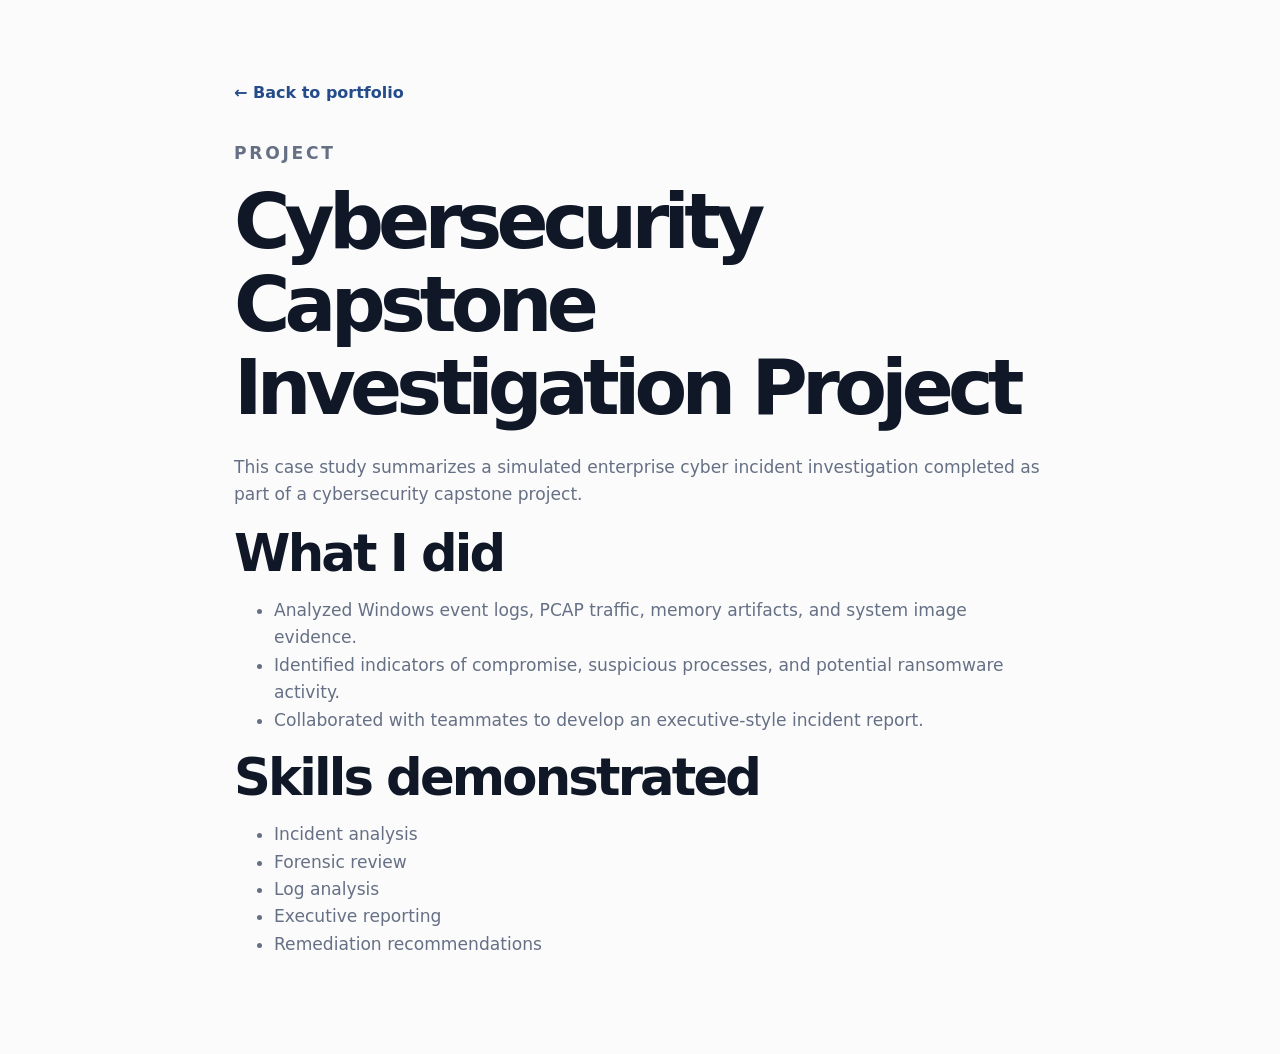
<file: capstone-investigation.html>
<!DOCTYPE html>
<html lang="en">
<head>
  <meta charset="UTF-8" />
  <meta name="viewport" content="width=device-width, initial-scale=1.0" />
  <title>Cybersecurity Capstone Investigation Project</title>
  <link rel="stylesheet" href="../styles.css" />
</head>
<body>
  <main class="content-page">
    <a href="../index.html#projects" class="back">← Back to portfolio</a>
    <p class="eyebrow">Project</p>
    <h1>Cybersecurity Capstone Investigation Project</h1>
    
<p>This case study summarizes a simulated enterprise cyber incident investigation completed as part of a cybersecurity capstone project.</p>
<h2>What I did</h2>
<ul>
  <li>Analyzed Windows event logs, PCAP traffic, memory artifacts, and system image evidence.</li>
  <li>Identified indicators of compromise, suspicious processes, and potential ransomware activity.</li>
  <li>Collaborated with teammates to develop an executive-style incident report.</li>
</ul>
<h2>Skills demonstrated</h2>
<ul>
  <li>Incident analysis</li>
  <li>Forensic review</li>
  <li>Log analysis</li>
  <li>Executive reporting</li>
  <li>Remediation recommendations</li>
</ul>

  </main>
</body>
</html>
</file>
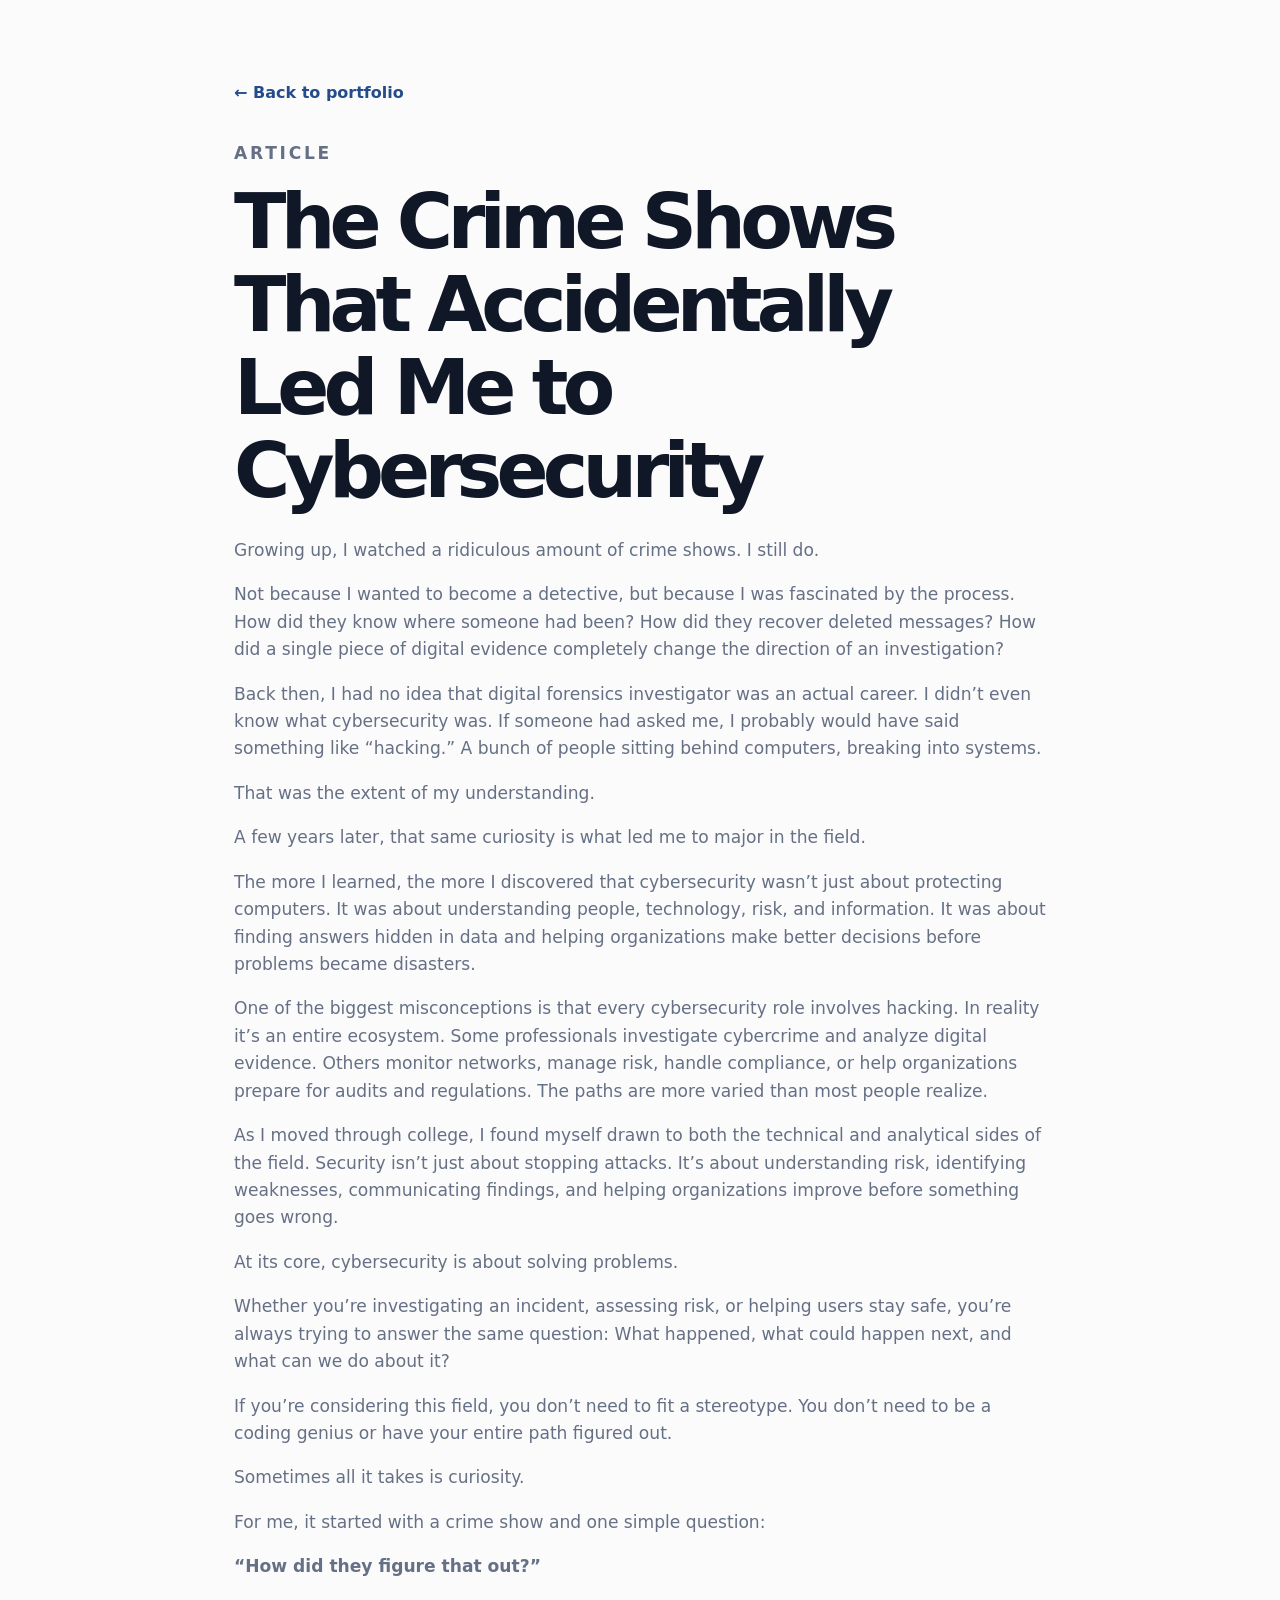
<file: crime-shows-cybersecurity.html>
<!DOCTYPE html>
<html lang="en">
<head>
  <meta charset="UTF-8" />
  <meta name="viewport" content="width=device-width, initial-scale=1.0" />
  <title>The Crime Shows That Accidentally Led Me to Cybersecurity</title>
  <link rel="stylesheet" href="../styles.css" />
</head>
<body>
  <main class="content-page">
    <a href="../index.html#articles" class="back">← Back to portfolio</a>
    <p class="eyebrow">Article</p>
    <h1>The Crime Shows That Accidentally Led Me to Cybersecurity</h1>

    <p>Growing up, I watched a ridiculous amount of crime shows. I still do.</p>
    <p>Not because I wanted to become a detective, but because I was fascinated by the process. How did they know where someone had been? How did they recover deleted messages? How did a single piece of digital evidence completely change the direction of an investigation?</p>
    <p>Back then, I had no idea that digital forensics investigator was an actual career. I didn’t even know what cybersecurity was. If someone had asked me, I probably would have said something like “hacking.” A bunch of people sitting behind computers, breaking into systems.</p>
    <p>That was the extent of my understanding.</p>
    <p>A few years later, that same curiosity is what led me to major in the field.</p>
    <p>The more I learned, the more I discovered that cybersecurity wasn’t just about protecting computers. It was about understanding people, technology, risk, and information. It was about finding answers hidden in data and helping organizations make better decisions before problems became disasters.</p>
    <p>One of the biggest misconceptions is that every cybersecurity role involves hacking. In reality it’s an entire ecosystem. Some professionals investigate cybercrime and analyze digital evidence. Others monitor networks, manage risk, handle compliance, or help organizations prepare for audits and regulations. The paths are more varied than most people realize.</p>
    <p>As I moved through college, I found myself drawn to both the technical and analytical sides of the field. Security isn’t just about stopping attacks. It’s about understanding risk, identifying weaknesses, communicating findings, and helping organizations improve before something goes wrong.</p>
    <p>At its core, cybersecurity is about solving problems.</p>
    <p>Whether you’re investigating an incident, assessing risk, or helping users stay safe, you’re always trying to answer the same question: What happened, what could happen next, and what can we do about it?</p>
    <p>If you’re considering this field, you don’t need to fit a stereotype. You don’t need to be a coding genius or have your entire path figured out.</p>
    <p>Sometimes all it takes is curiosity.</p>
    <p>For me, it started with a crime show and one simple question:</p>
    <p><strong>“How did they figure that out?”</strong></p>
  </main>
</body>
</html>
</file>
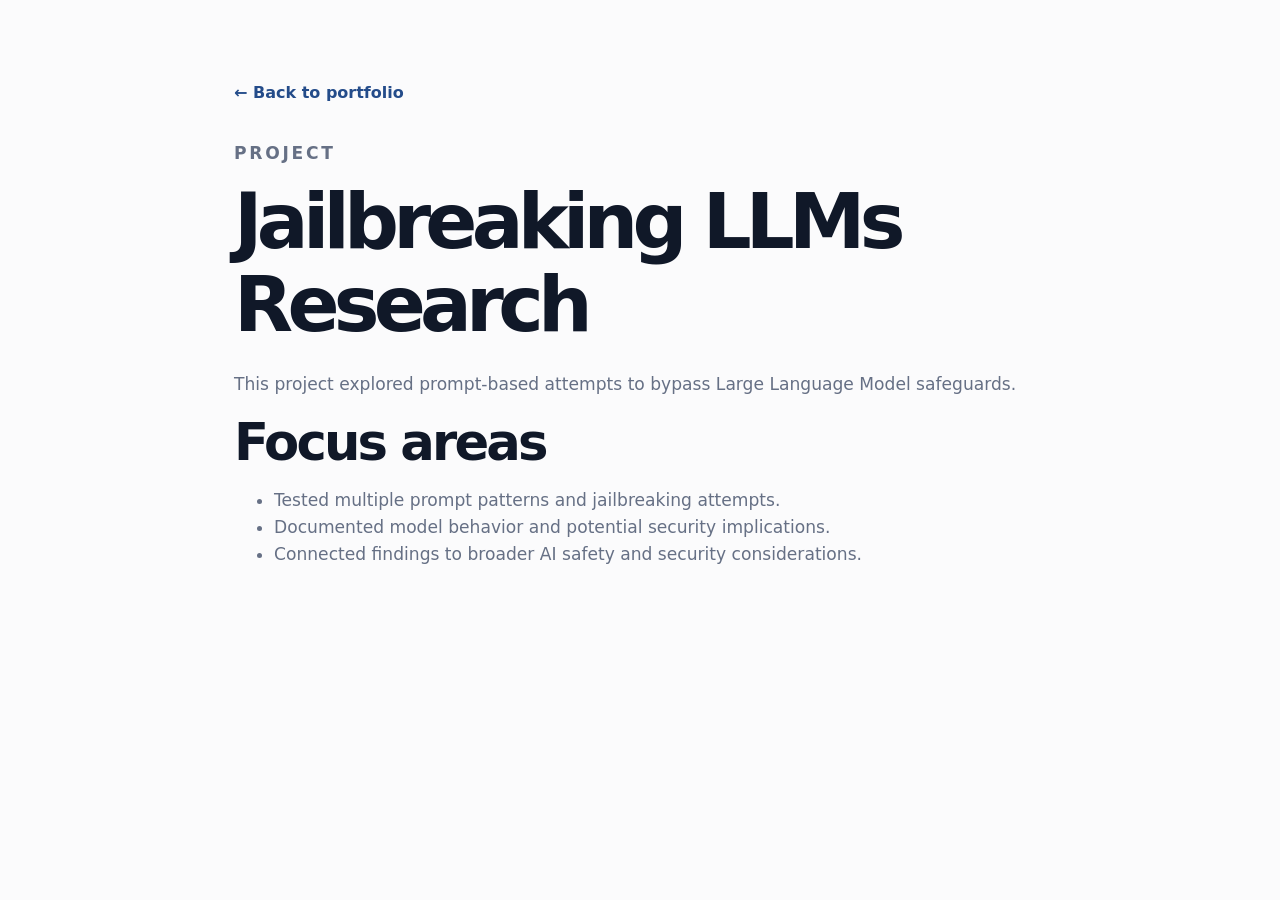
<file: llm-jailbreaking.html>
<!DOCTYPE html>
<html lang="en">
<head>
  <meta charset="UTF-8" />
  <meta name="viewport" content="width=device-width, initial-scale=1.0" />
  <title>Jailbreaking LLMs Research</title>
  <link rel="stylesheet" href="../styles.css" />
</head>
<body>
  <main class="content-page">
    <a href="../index.html#projects" class="back">← Back to portfolio</a>
    <p class="eyebrow">Project</p>
    <h1>Jailbreaking LLMs Research</h1>
    
<p>This project explored prompt-based attempts to bypass Large Language Model safeguards.</p>
<h2>Focus areas</h2>
<ul>
  <li>Tested multiple prompt patterns and jailbreaking attempts.</li>
  <li>Documented model behavior and potential security implications.</li>
  <li>Connected findings to broader AI safety and security considerations.</li>
</ul>

  </main>
</body>
</html>
</file>
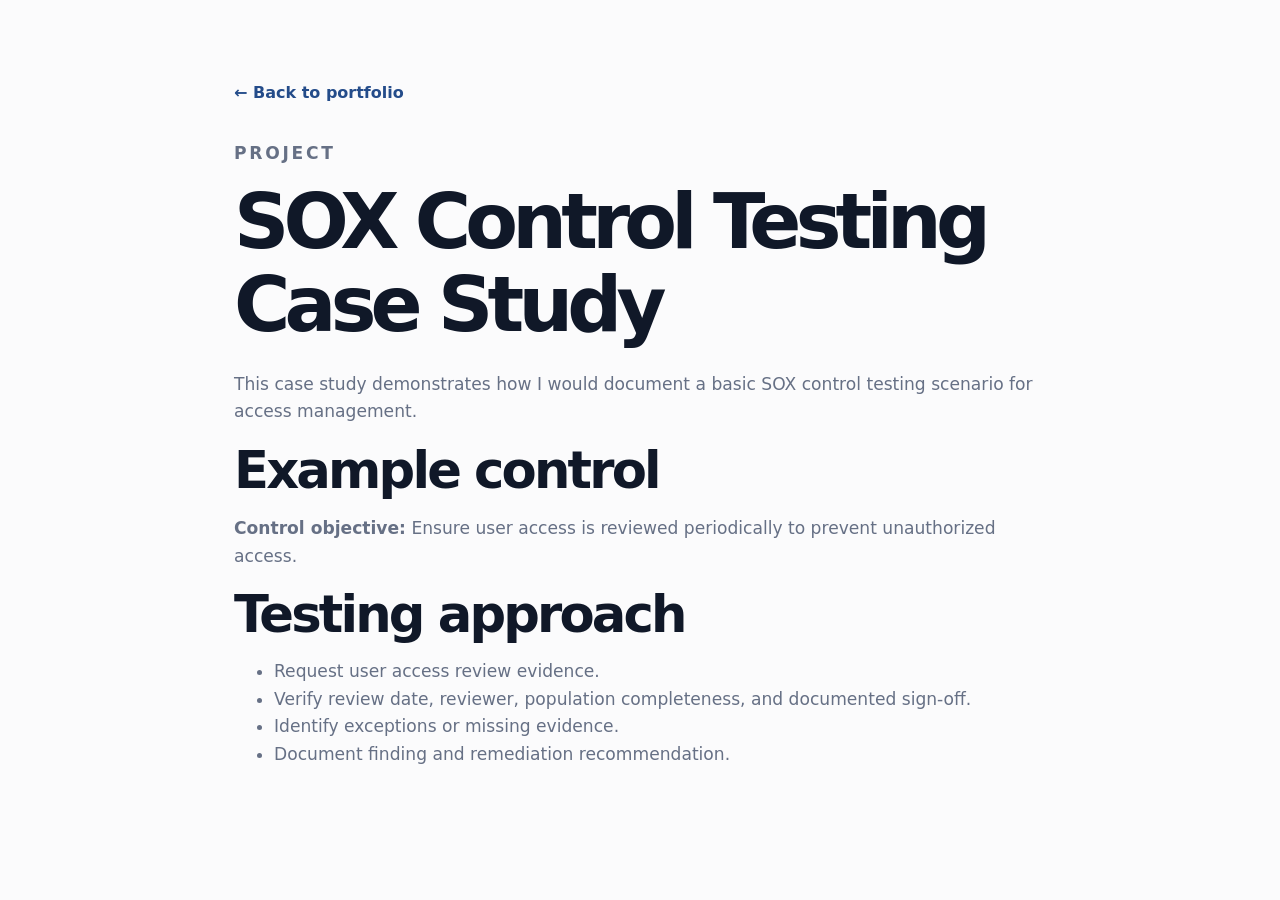
<file: sox-control-testing.html>
<!DOCTYPE html>
<html lang="en">
<head>
  <meta charset="UTF-8" />
  <meta name="viewport" content="width=device-width, initial-scale=1.0" />
  <title>SOX Control Testing Case Study</title>
  <link rel="stylesheet" href="../styles.css" />
</head>
<body>
  <main class="content-page">
    <a href="../index.html#projects" class="back">← Back to portfolio</a>
    <p class="eyebrow">Project</p>
    <h1>SOX Control Testing Case Study</h1>
    
<p>This case study demonstrates how I would document a basic SOX control testing scenario for access management.</p>
<h2>Example control</h2>
<p><strong>Control objective:</strong> Ensure user access is reviewed periodically to prevent unauthorized access.</p>
<h2>Testing approach</h2>
<ul>
  <li>Request user access review evidence.</li>
  <li>Verify review date, reviewer, population completeness, and documented sign-off.</li>
  <li>Identify exceptions or missing evidence.</li>
  <li>Document finding and remediation recommendation.</li>
</ul>

  </main>
</body>
</html>
</file>
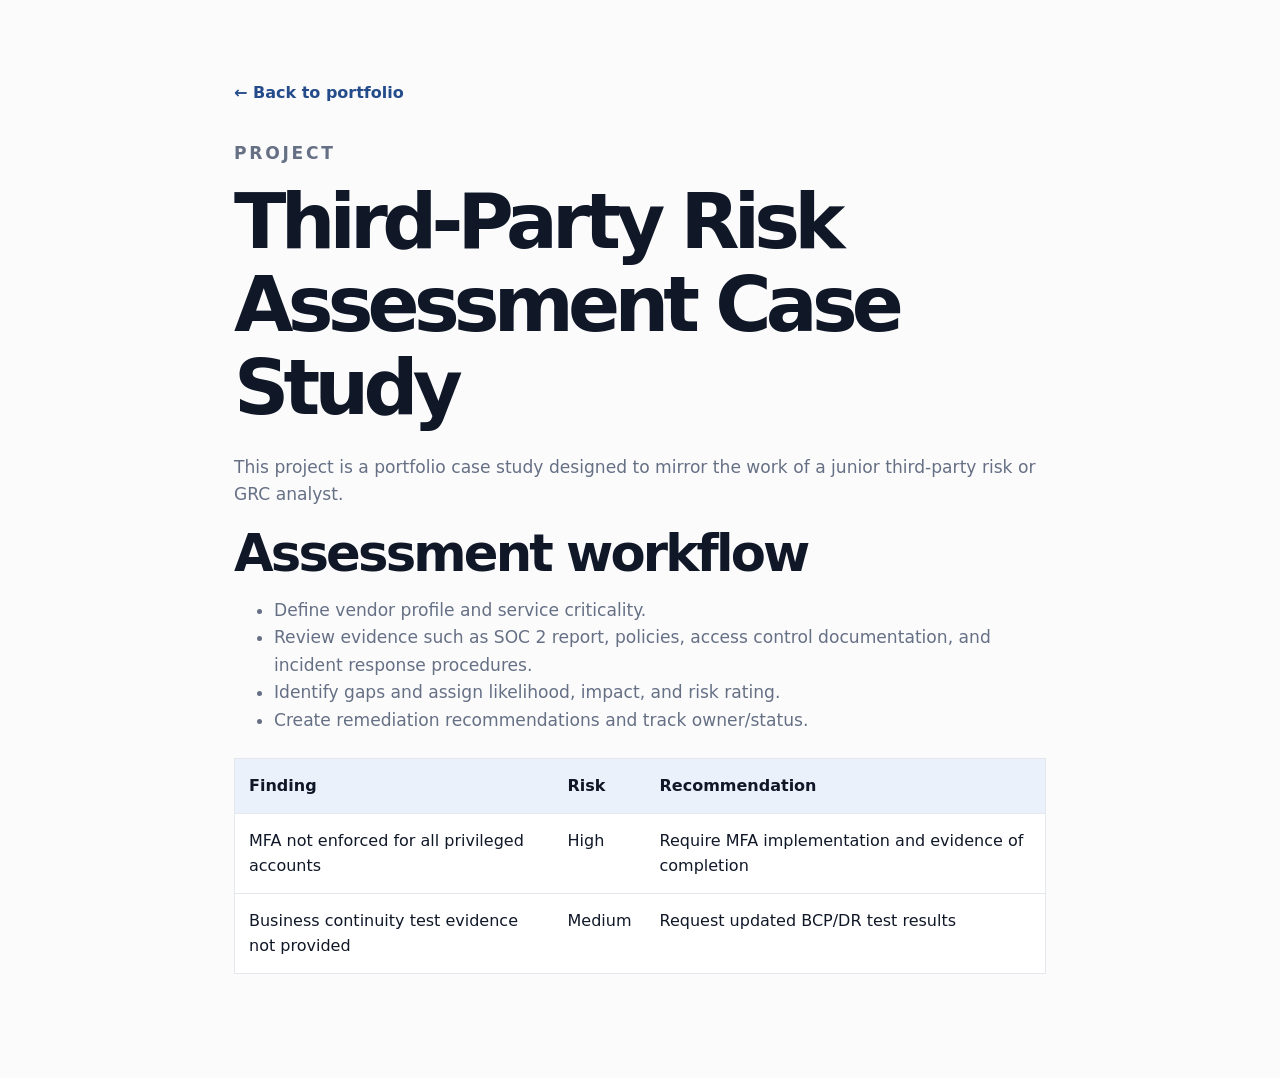
<file: third-party-risk.html>
<!DOCTYPE html>
<html lang="en">
<head>
  <meta charset="UTF-8" />
  <meta name="viewport" content="width=device-width, initial-scale=1.0" />
  <title>Third-Party Risk Assessment Case Study</title>
  <link rel="stylesheet" href="../styles.css" />
</head>
<body>
  <main class="content-page">
    <a href="../index.html#projects" class="back">← Back to portfolio</a>
    <p class="eyebrow">Project</p>
    <h1>Third-Party Risk Assessment Case Study</h1>
    
<p>This project is a portfolio case study designed to mirror the work of a junior third-party risk or GRC analyst.</p>
<h2>Assessment workflow</h2>
<ul>
  <li>Define vendor profile and service criticality.</li>
  <li>Review evidence such as SOC 2 report, policies, access control documentation, and incident response procedures.</li>
  <li>Identify gaps and assign likelihood, impact, and risk rating.</li>
  <li>Create remediation recommendations and track owner/status.</li>
</ul>
<table>
  <thead><tr><th>Finding</th><th>Risk</th><th>Recommendation</th></tr></thead>
  <tbody>
    <tr><td>MFA not enforced for all privileged accounts</td><td>High</td><td>Require MFA implementation and evidence of completion</td></tr>
    <tr><td>Business continuity test evidence not provided</td><td>Medium</td><td>Request updated BCP/DR test results</td></tr>
  </tbody>
</table>

  </main>
</body>
</html>
</file>
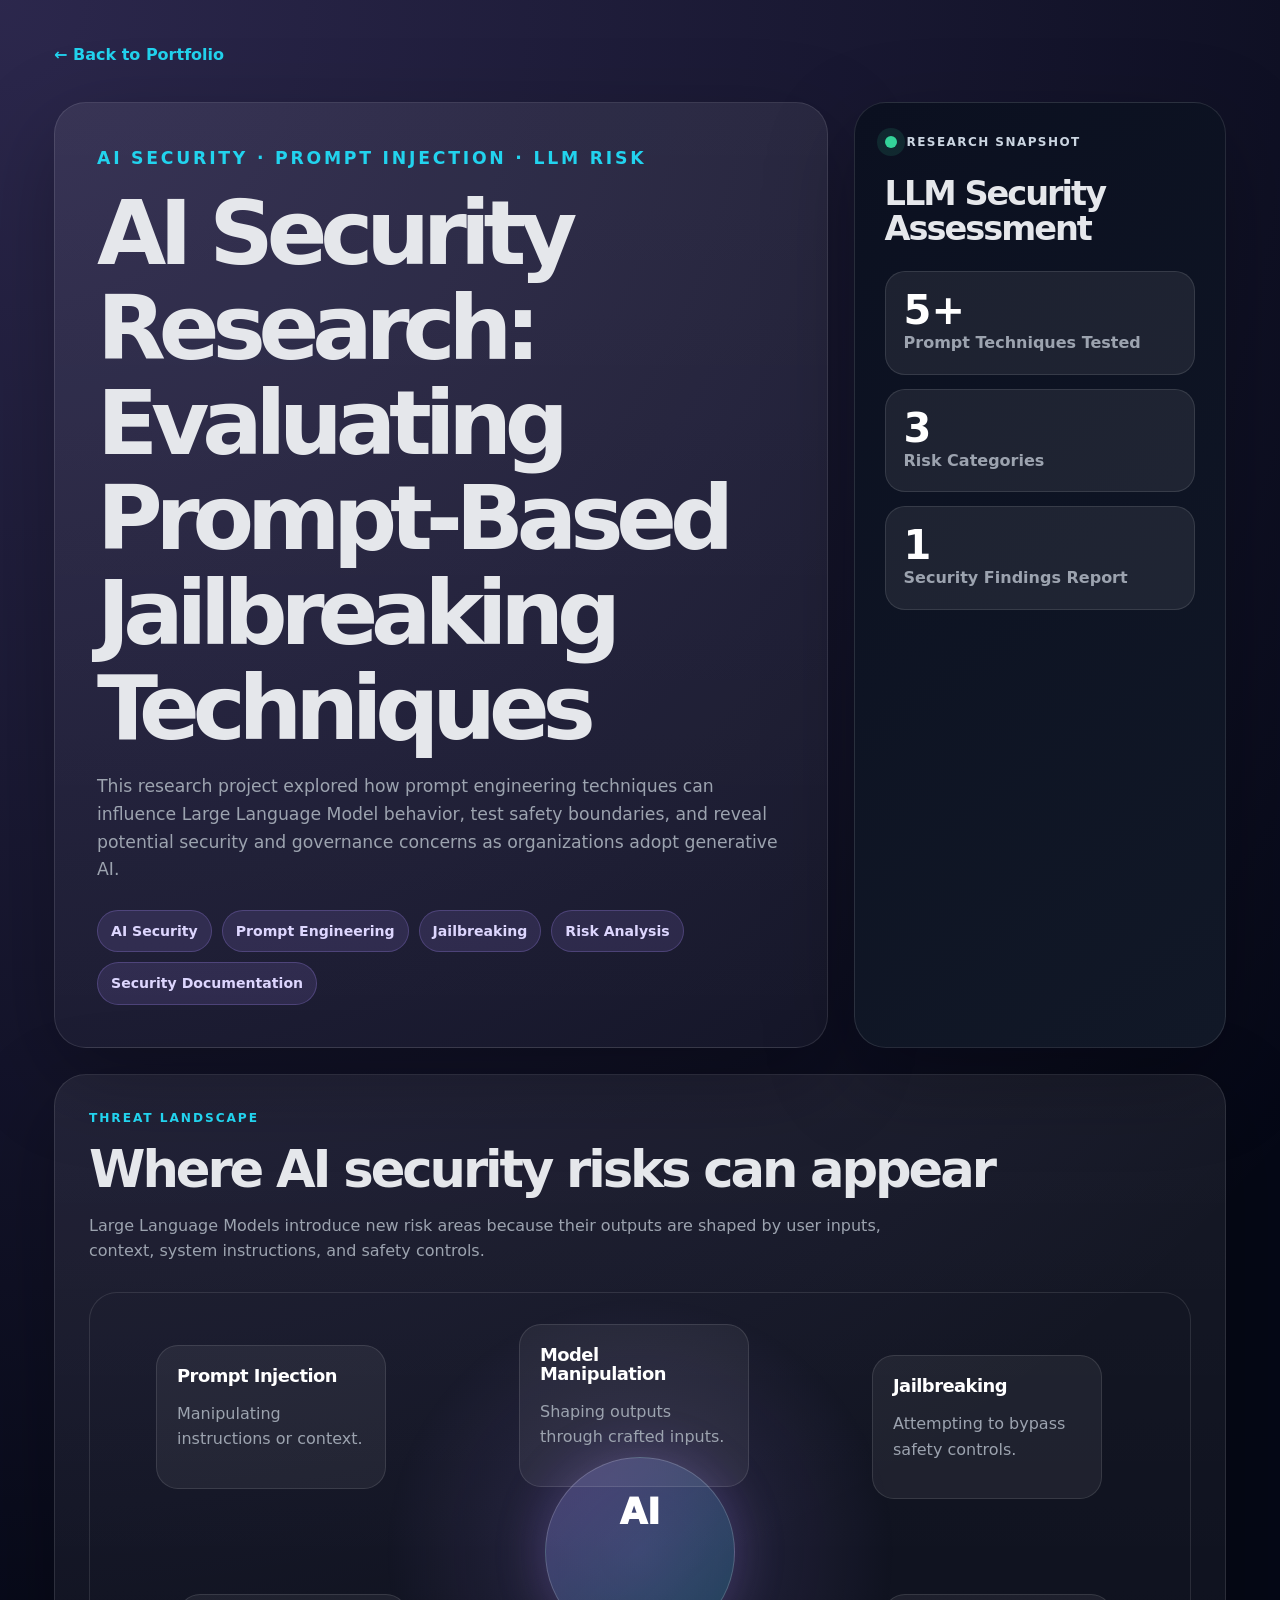
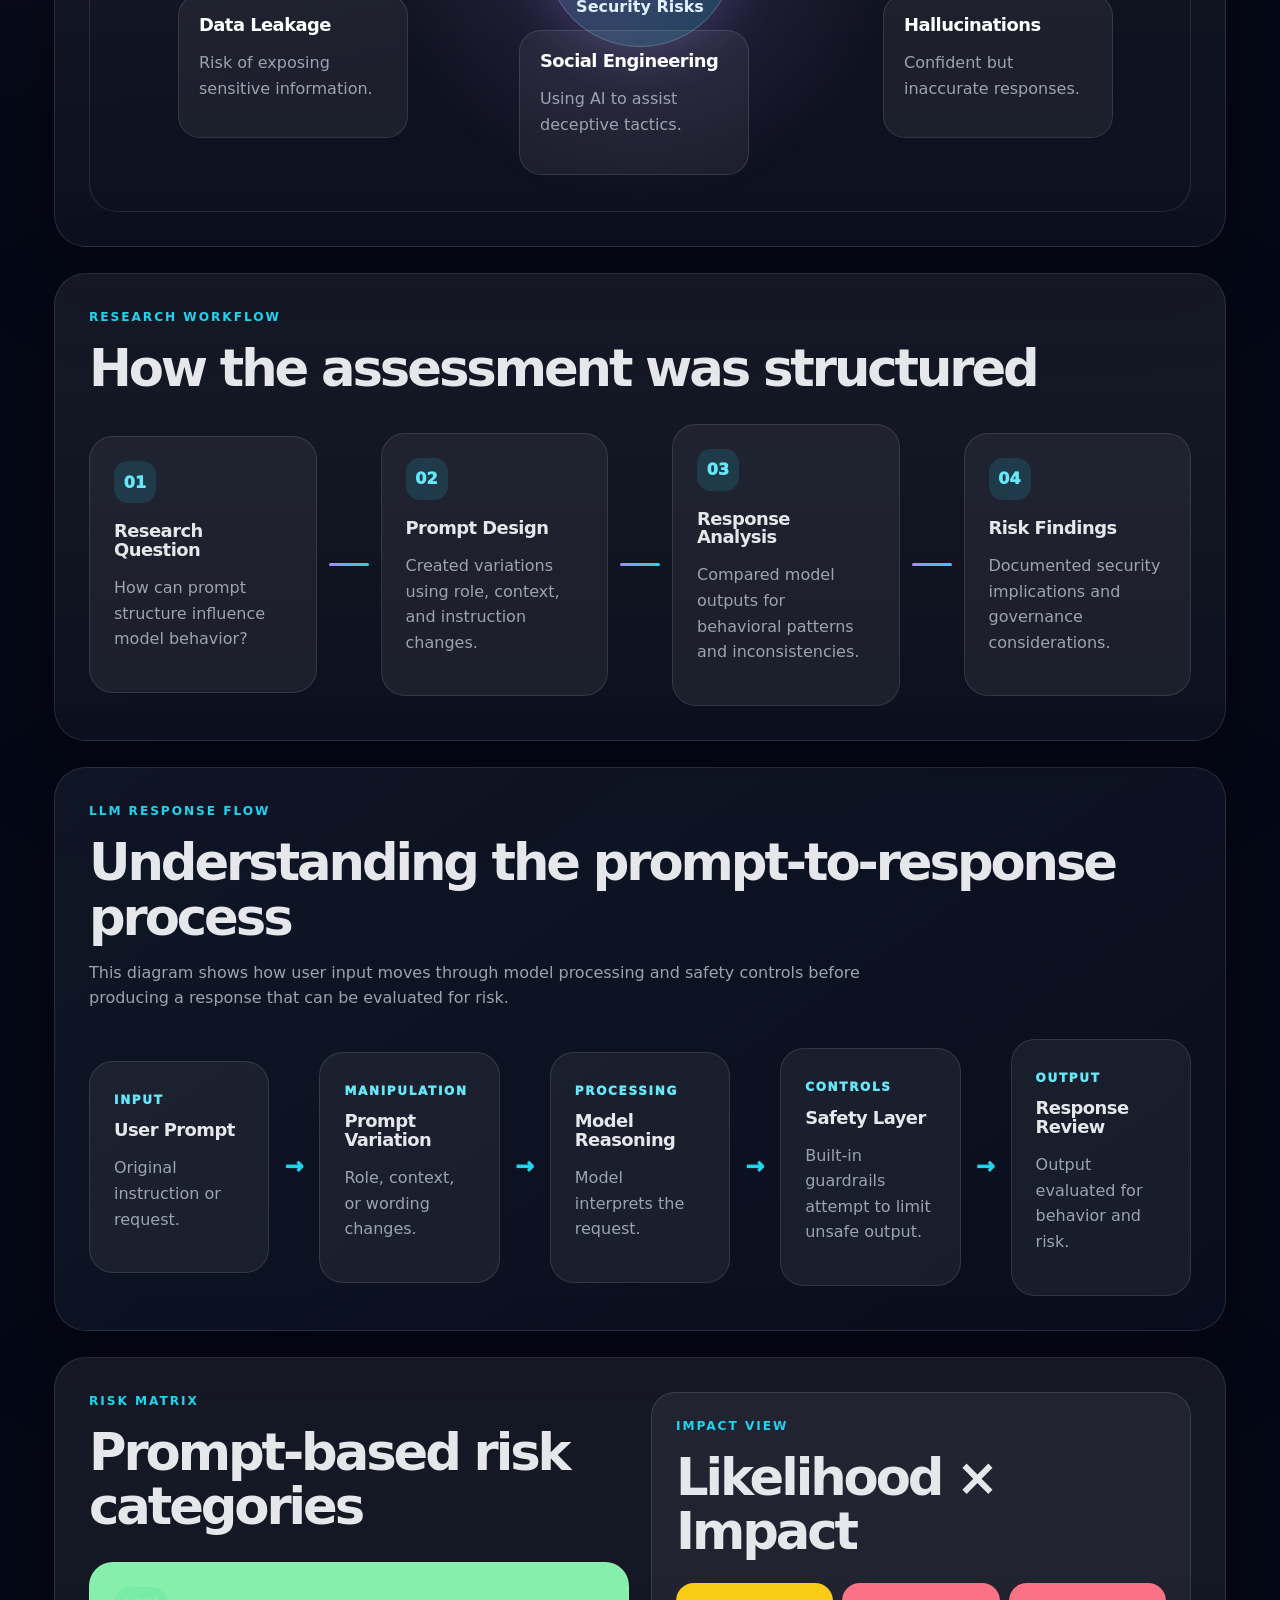
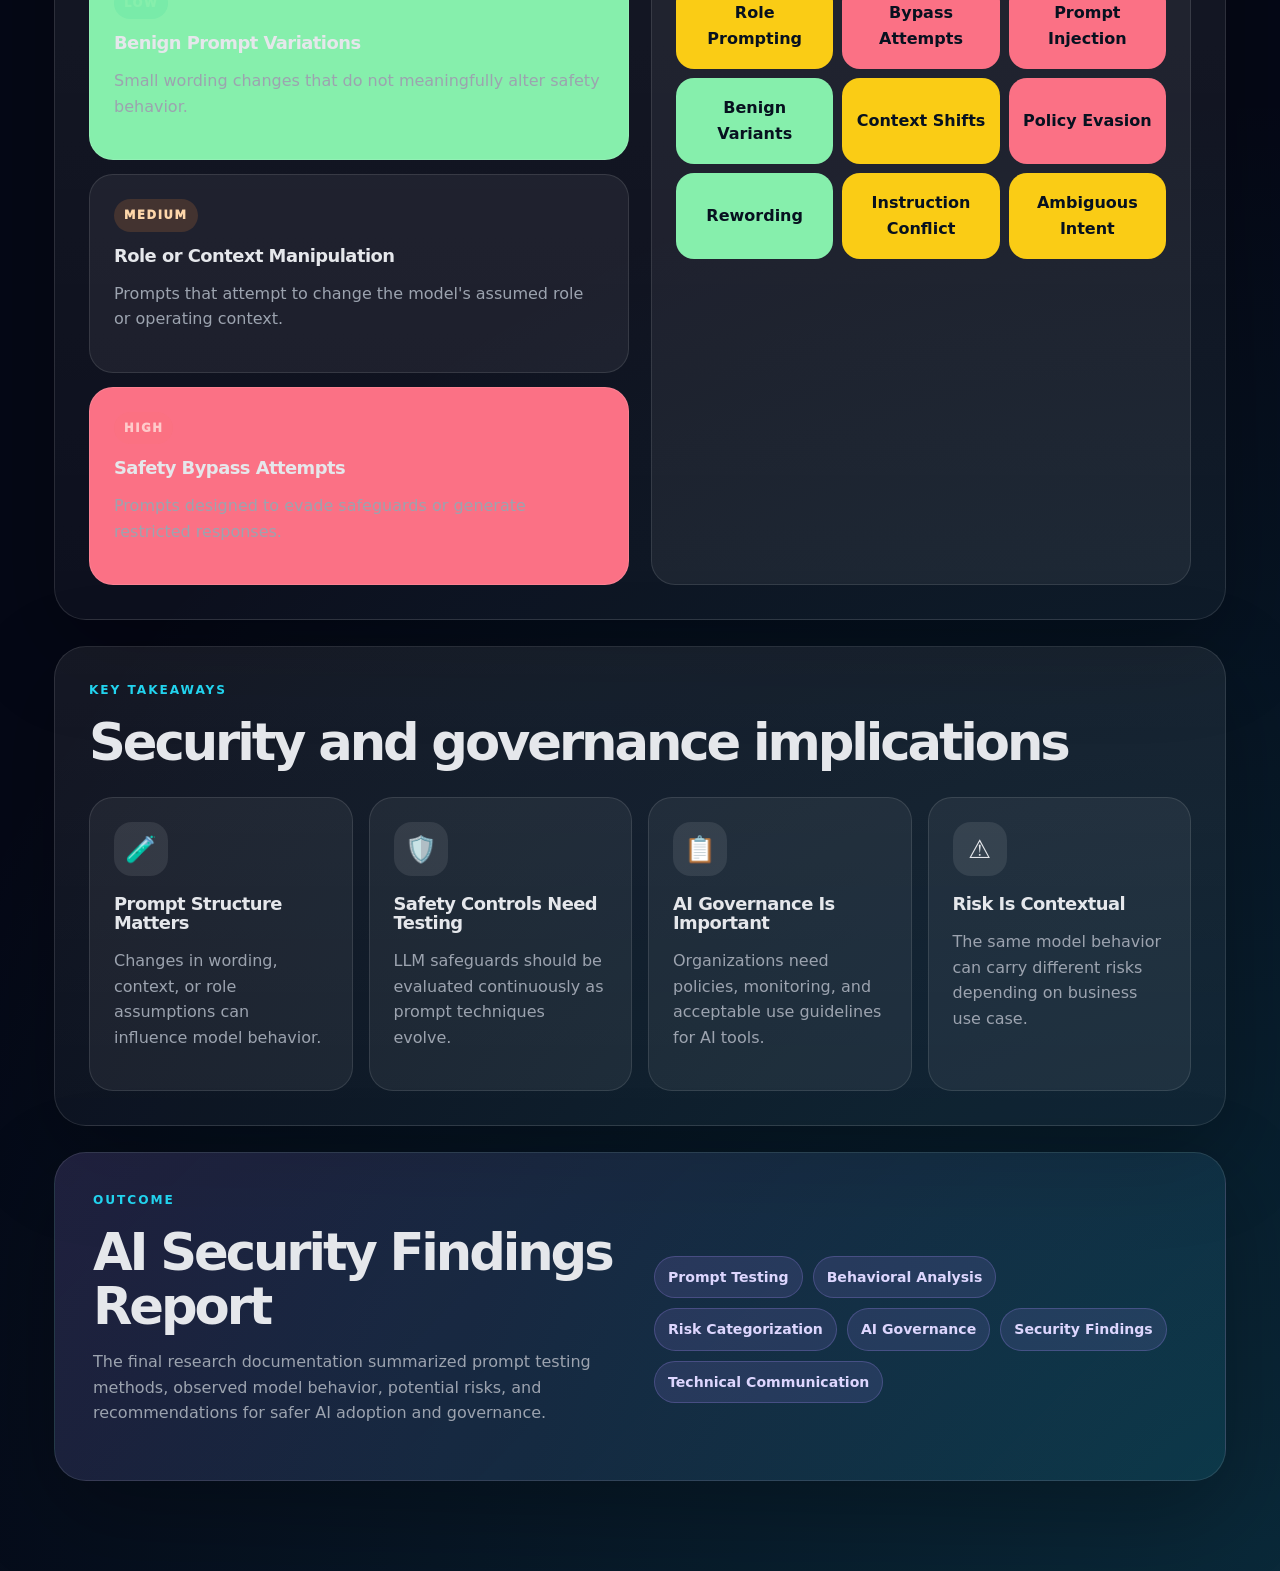
<file: projects/llm-jailbreaking.html>
<!DOCTYPE html>
<html lang="en">
<head>
  <meta charset="UTF-8" />
  <meta name="viewport" content="width=device-width, initial-scale=1.0" />
  <title>AI Security Research: Jailbreaking LLMs</title>
  <link rel="stylesheet" href="llm-jailbreaking-premium.css" />
</head>
<body>
  <main class="case-shell">
    <a class="back-link" href="../index.html#projects">← Back to Portfolio</a>

    <section class="hero-grid">
      <div class="hero-copy">
        <p class="eyebrow">AI Security · Prompt Injection · LLM Risk</p>
        <h1>AI Security Research: Evaluating Prompt-Based Jailbreaking Techniques</h1>
        <p>
          This research project explored how prompt engineering techniques can influence
          Large Language Model behavior, test safety boundaries, and reveal potential
          security and governance concerns as organizations adopt generative AI.
        </p>

        <div class="hero-tags">
          <span>AI Security</span>
          <span>Prompt Engineering</span>
          <span>Jailbreaking</span>
          <span>Risk Analysis</span>
          <span>Security Documentation</span>
        </div>
      </div>

      <aside class="command-card">
        <div class="status-row">
          <span class="pulse"></span>
          <p>Research Snapshot</p>
        </div>

        <h2>LLM Security Assessment</h2>

        <div class="metric-stack">
          <div><strong>5+</strong><span>Prompt Techniques Tested</span></div>
          <div><strong>3</strong><span>Risk Categories</span></div>
          <div><strong>1</strong><span>Security Findings Report</span></div>
        </div>
      </aside>
    </section>

    <section class="section">
      <div class="section-title">
        <p class="eyebrow">Threat Landscape</p>
        <h2>Where AI security risks can appear</h2>
        <p>
          Large Language Models introduce new risk areas because their outputs are shaped by
          user inputs, context, system instructions, and safety controls.
        </p>
      </div>

      <div class="threat-map">
        <div class="center-node">
          <span>AI</span>
          <strong>Security Risks</strong>
        </div>

        <article class="node n1"><h3>Prompt Injection</h3><p>Manipulating instructions or context.</p></article>
        <article class="node n2"><h3>Jailbreaking</h3><p>Attempting to bypass safety controls.</p></article>
        <article class="node n3"><h3>Data Leakage</h3><p>Risk of exposing sensitive information.</p></article>
        <article class="node n4"><h3>Hallucinations</h3><p>Confident but inaccurate responses.</p></article>
        <article class="node n5"><h3>Model Manipulation</h3><p>Shaping outputs through crafted inputs.</p></article>
        <article class="node n6"><h3>Social Engineering</h3><p>Using AI to assist deceptive tactics.</p></article>
      </div>
    </section>

    <section class="section">
      <div class="section-title">
        <p class="eyebrow">Research Workflow</p>
        <h2>How the assessment was structured</h2>
      </div>

      <div class="process-board">
        <article><span>01</span><h3>Research Question</h3><p>How can prompt structure influence model behavior?</p></article>
        <div class="connector"></div>
        <article><span>02</span><h3>Prompt Design</h3><p>Created variations using role, context, and instruction changes.</p></article>
        <div class="connector"></div>
        <article><span>03</span><h3>Response Analysis</h3><p>Compared model outputs for behavioral patterns and inconsistencies.</p></article>
        <div class="connector"></div>
        <article><span>04</span><h3>Risk Findings</h3><p>Documented security implications and governance considerations.</p></article>
      </div>
    </section>

    <section class="section attack-section">
      <div class="section-title">
        <p class="eyebrow">LLM Response Flow</p>
        <h2>Understanding the prompt-to-response process</h2>
        <p>
          This diagram shows how user input moves through model processing and safety controls
          before producing a response that can be evaluated for risk.
        </p>
      </div>

      <div class="attack-flow">
        <article><span>Input</span><h3>User Prompt</h3><p>Original instruction or request.</p></article>
        <div class="flow-arrow">→</div>
        <article><span>Manipulation</span><h3>Prompt Variation</h3><p>Role, context, or wording changes.</p></article>
        <div class="flow-arrow">→</div>
        <article><span>Processing</span><h3>Model Reasoning</h3><p>Model interprets the request.</p></article>
        <div class="flow-arrow">→</div>
        <article><span>Controls</span><h3>Safety Layer</h3><p>Built-in guardrails attempt to limit unsafe output.</p></article>
        <div class="flow-arrow">→</div>
        <article><span>Output</span><h3>Response Review</h3><p>Output evaluated for behavior and risk.</p></article>
      </div>
    </section>

    <section class="section split">
      <div>
        <div class="section-title">
          <p class="eyebrow">Risk Matrix</p>
          <h2>Prompt-based risk categories</h2>
        </div>

        <div class="risk-cards">
          <article class="risk-card low">
            <span>Low</span>
            <h3>Benign Prompt Variations</h3>
            <p>Small wording changes that do not meaningfully alter safety behavior.</p>
          </article>

          <article class="risk-card medium">
            <span>Medium</span>
            <h3>Role or Context Manipulation</h3>
            <p>Prompts that attempt to change the model's assumed role or operating context.</p>
          </article>

          <article class="risk-card high">
            <span>High</span>
            <h3>Safety Bypass Attempts</h3>
            <p>Prompts designed to evade safeguards or generate restricted responses.</p>
          </article>
        </div>
      </div>

      <aside class="heat-panel">
        <p class="eyebrow">Impact View</p>
        <h2>Likelihood × Impact</h2>

        <div class="heatmap">
          <div class="cell med">Role Prompting</div>
          <div class="cell high">Bypass Attempts</div>
          <div class="cell high">Prompt Injection</div>
          <div class="cell low">Benign Variants</div>
          <div class="cell med">Context Shifts</div>
          <div class="cell high">Policy Evasion</div>
          <div class="cell low">Rewording</div>
          <div class="cell med">Instruction Conflict</div>
          <div class="cell med">Ambiguous Intent</div>
        </div>
      </aside>
    </section>

    <section class="section">
      <div class="section-title">
        <p class="eyebrow">Key Takeaways</p>
        <h2>Security and governance implications</h2>
      </div>

      <div class="finding-grid">
        <article>
          <div class="icon">🧪</div>
          <h3>Prompt Structure Matters</h3>
          <p>Changes in wording, context, or role assumptions can influence model behavior.</p>
        </article>

        <article>
          <div class="icon">🛡️</div>
          <h3>Safety Controls Need Testing</h3>
          <p>LLM safeguards should be evaluated continuously as prompt techniques evolve.</p>
        </article>

        <article>
          <div class="icon">📋</div>
          <h3>AI Governance Is Important</h3>
          <p>Organizations need policies, monitoring, and acceptable use guidelines for AI tools.</p>
        </article>

        <article>
          <div class="icon">⚠️</div>
          <h3>Risk Is Contextual</h3>
          <p>The same model behavior can carry different risks depending on business use case.</p>
        </article>
      </div>
    </section>

    <section class="executive-panel">
      <div>
        <p class="eyebrow">Outcome</p>
        <h2>AI Security Findings Report</h2>
        <p>
          The final research documentation summarized prompt testing methods, observed model behavior,
          potential risks, and recommendations for safer AI adoption and governance.
        </p>
      </div>

      <div class="deliverables">
        <span>Prompt Testing</span>
        <span>Behavioral Analysis</span>
        <span>Risk Categorization</span>
        <span>AI Governance</span>
        <span>Security Findings</span>
        <span>Technical Communication</span>
      </div>
    </section>
  </main>
</body>
</html>
</file>
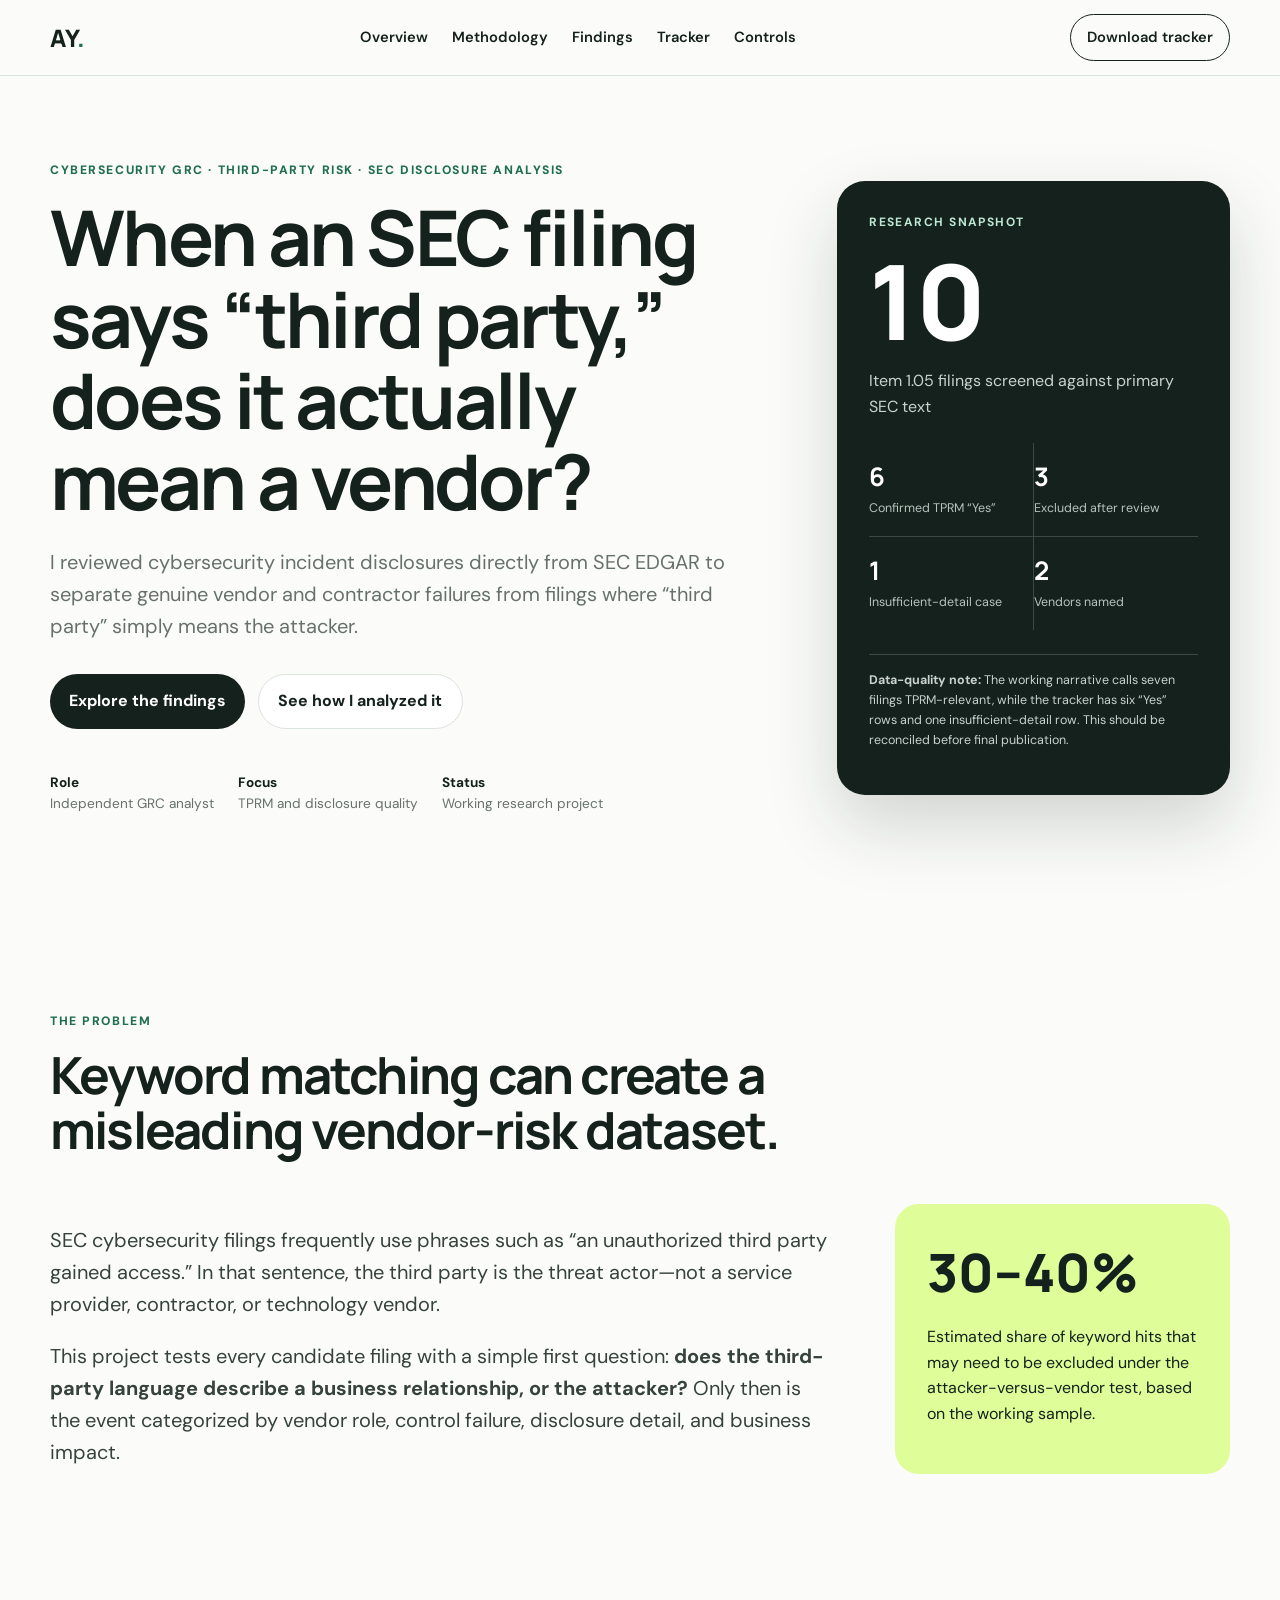
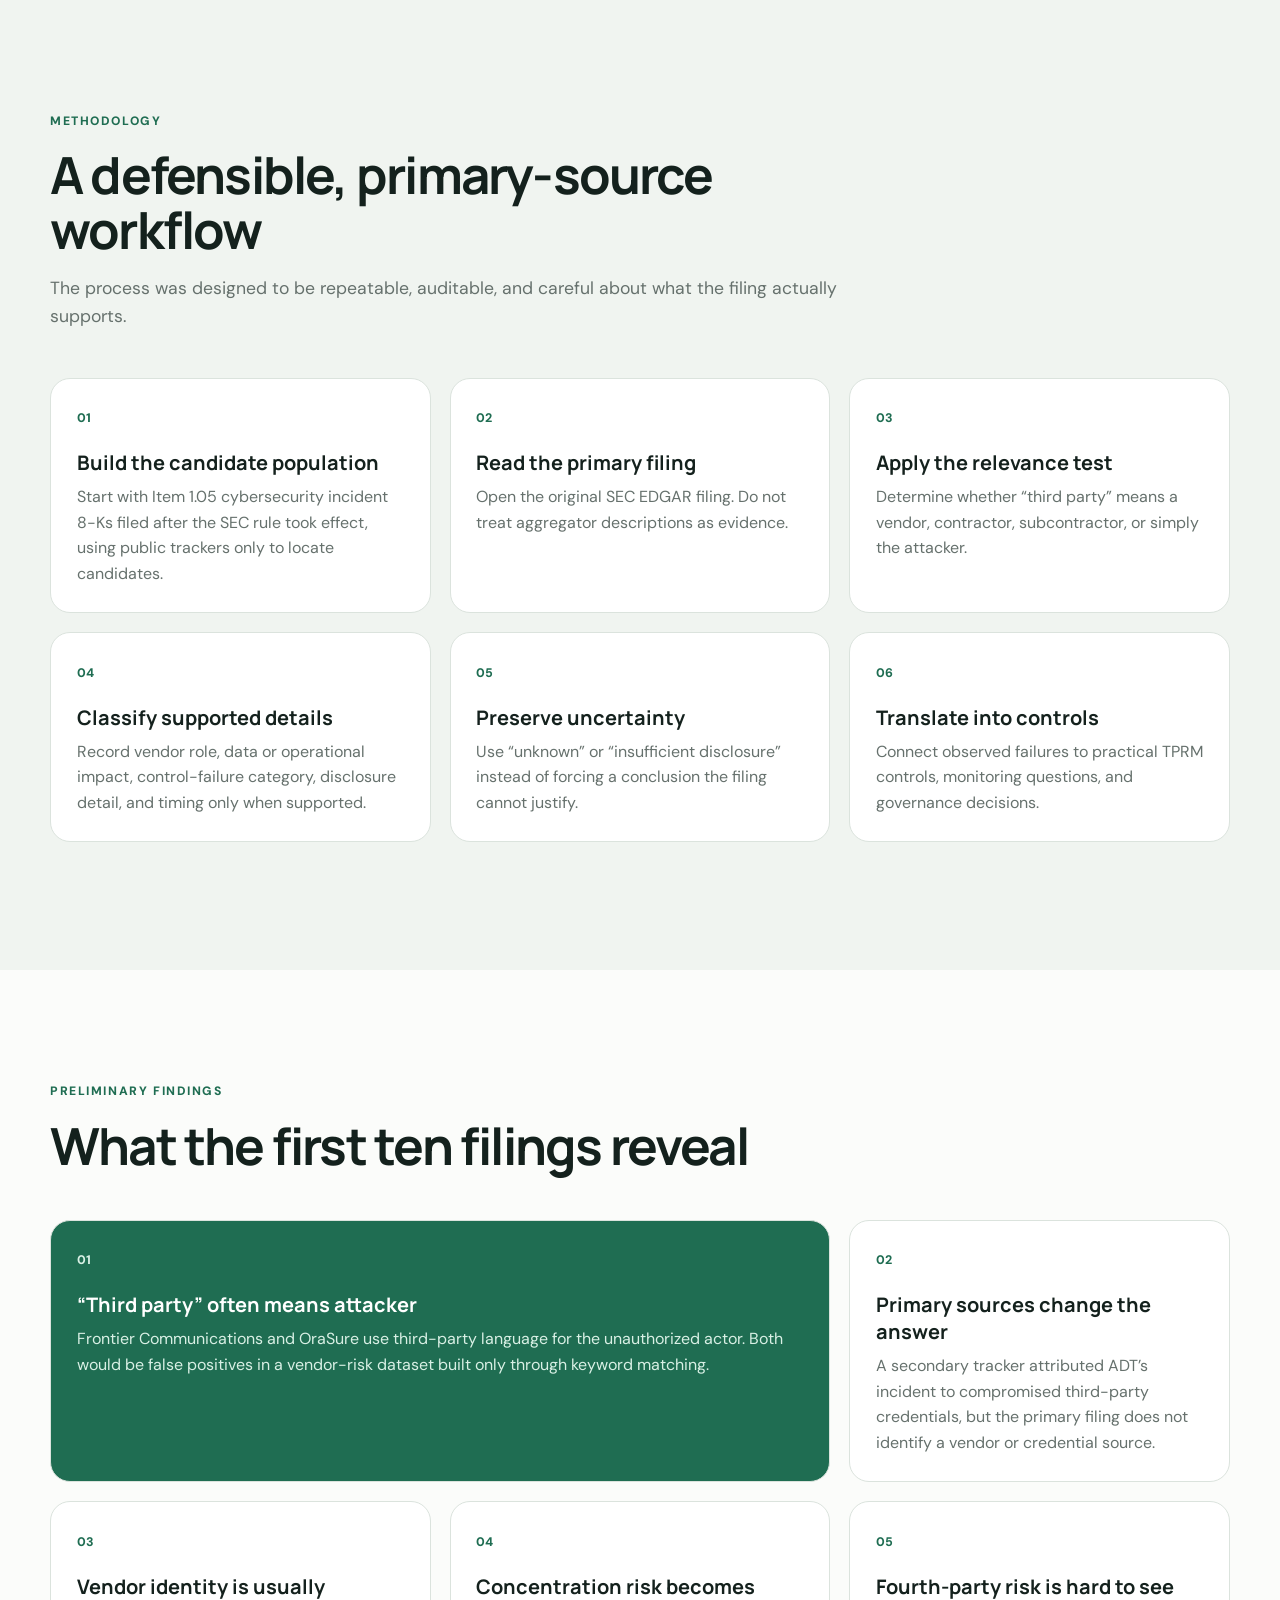
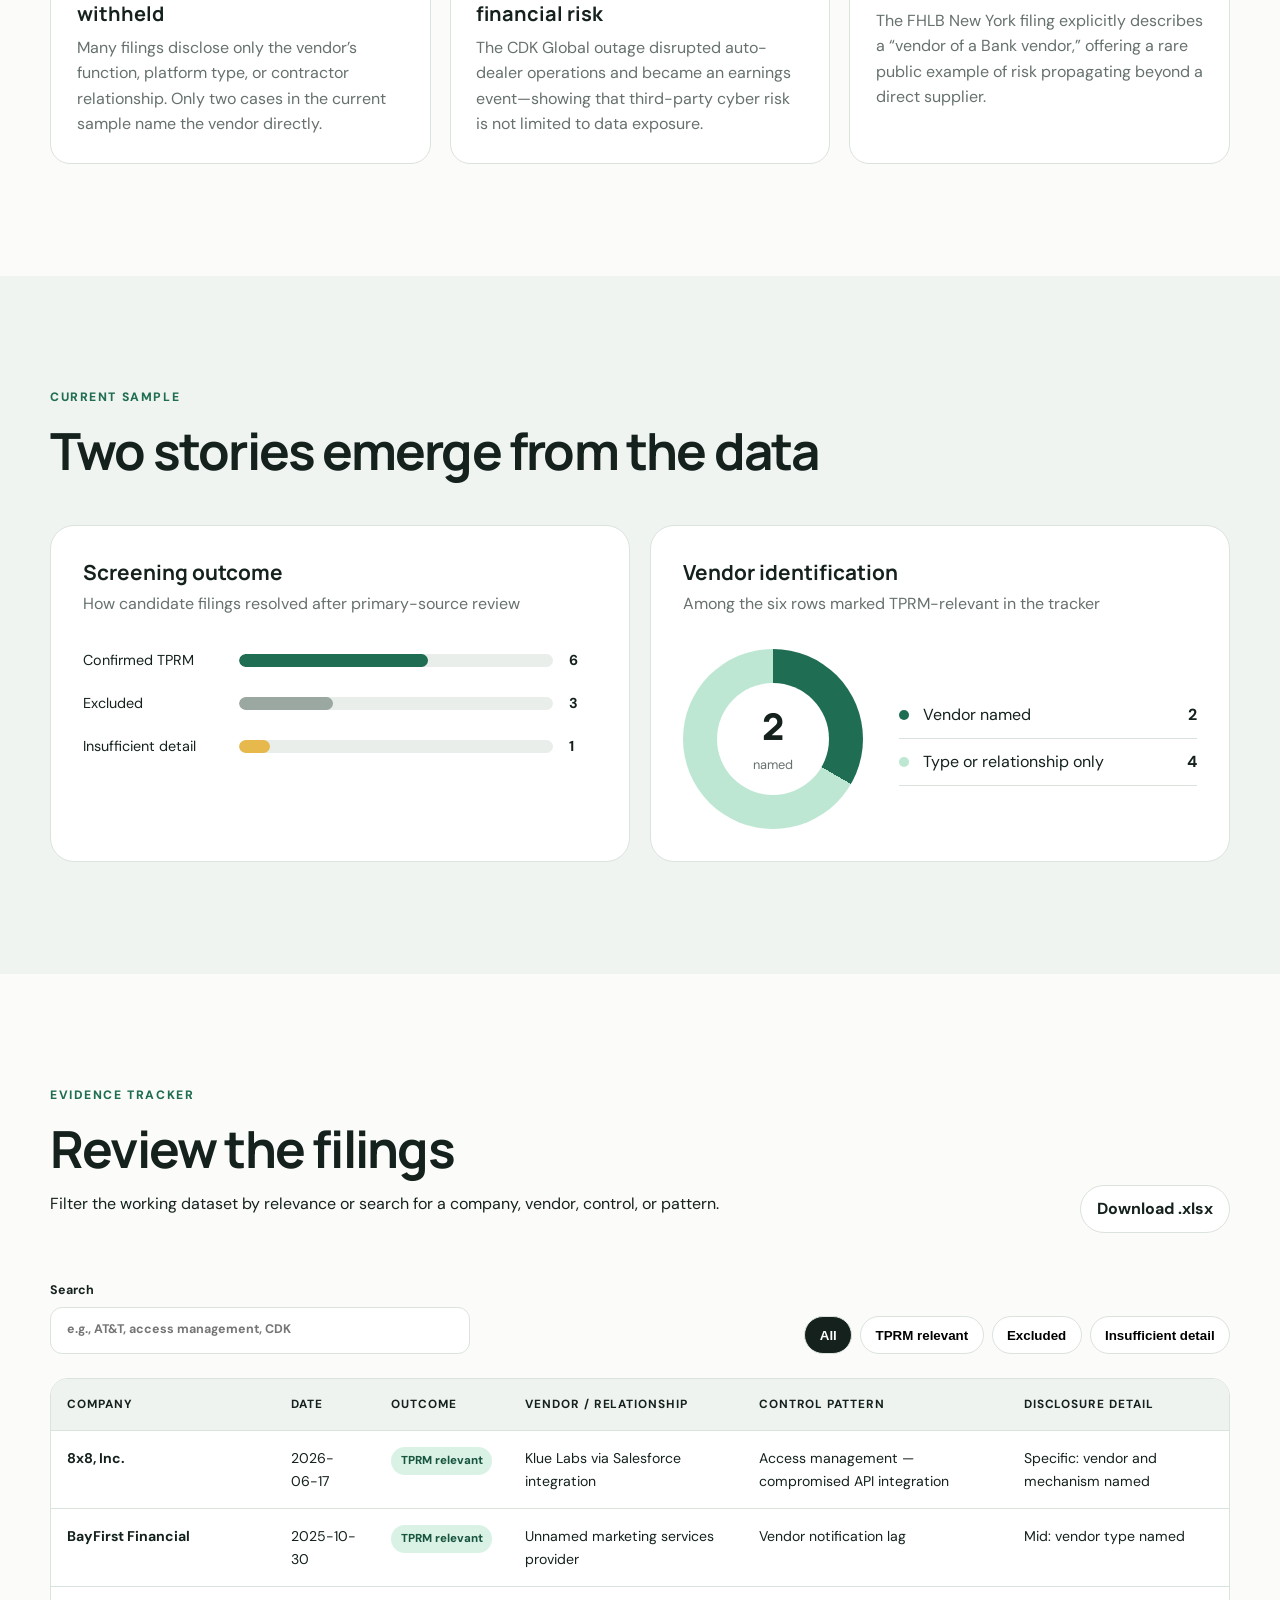
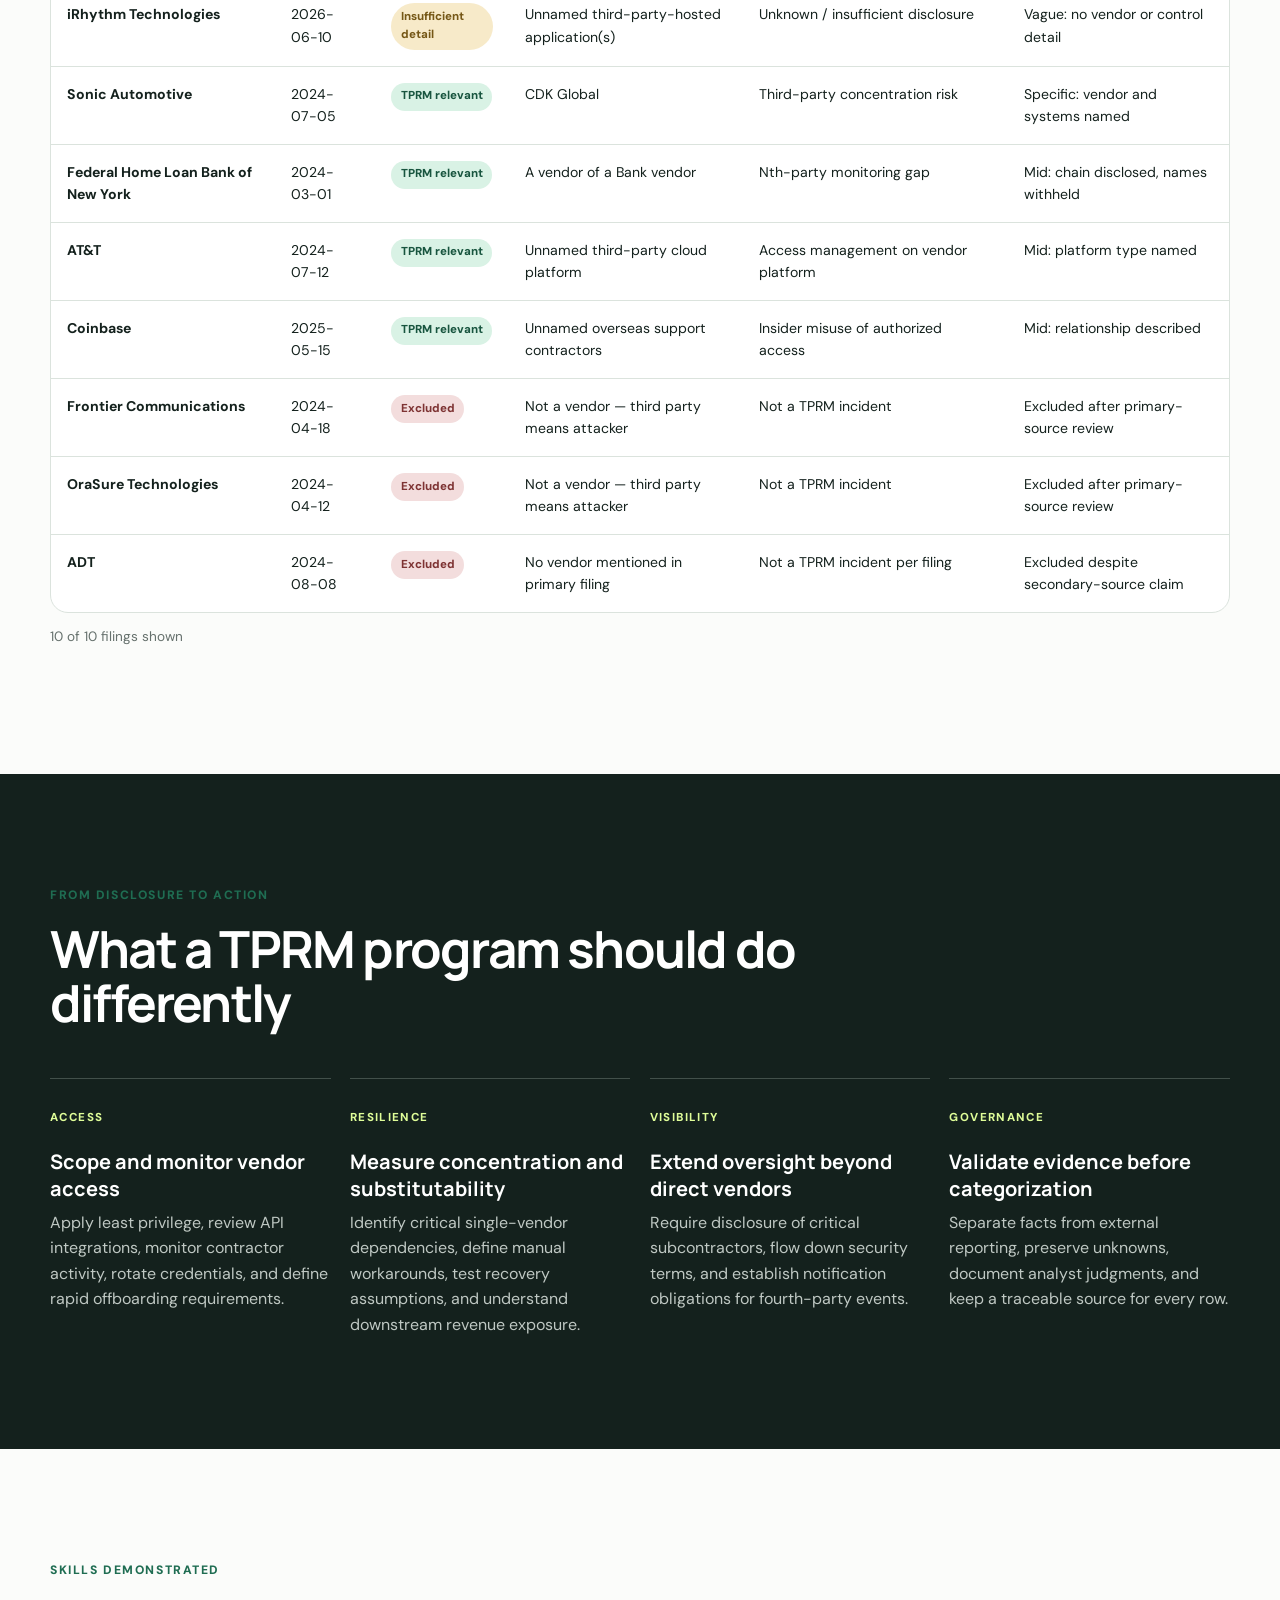
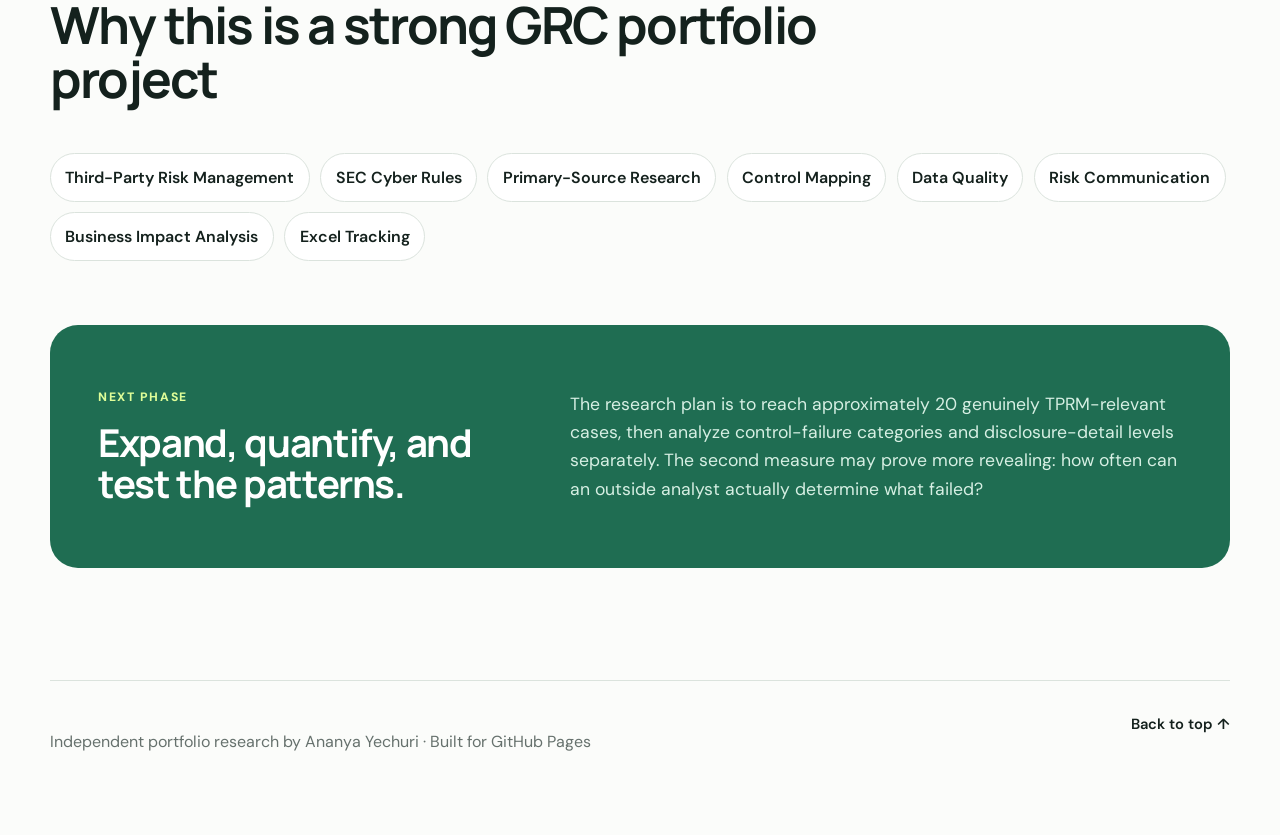
<file: projects/sec-cyber-disclosure-research.html>
<!doctype html>
<html lang="en">
<head>
  <meta charset="utf-8" />
  <meta name="viewport" content="width=device-width, initial-scale=1" />
  <meta name="description" content="A primary-source analysis of third-party vendor failures disclosed in SEC Item 1.05 cybersecurity filings." />
  <title>Third-Party Vendor Failures in SEC Cyber Disclosures | Ananya Yechuri</title>
  <link rel="preconnect" href="https://fonts.googleapis.com">
  <link rel="preconnect" href="https://fonts.gstatic.com" crossorigin>
  <link href="https://fonts.googleapis.com/css2?family=DM+Sans:wght@400;500;600;700&family=Manrope:wght@600;700;800&display=swap" rel="stylesheet">
  <link rel="stylesheet" href="sec-cyber-disclosure-research.css" />
</head>
<body>
  <a class="skip-link" href="#main">Skip to content</a>

  <header class="site-header">
    <a class="brand" href="#top" aria-label="Back to top">AY<span>.</span></a>
    <nav aria-label="Project navigation">
      <a href="#overview">Overview</a>
      <a href="#methodology">Methodology</a>
      <a href="#findings">Findings</a>
      <a href="#tracker">Tracker</a>
      <a href="#controls">Controls</a>
    </nav>
    <a class="header-cta" href="sec-cyber-disclosure-tracker.xlsx" download>Download tracker</a>
  </header>

  <main id="main">
    <section class="hero" id="top">
      <div class="hero-copy">
        <p class="eyebrow">Cybersecurity GRC · Third-Party Risk · SEC Disclosure Analysis</p>
        <h1>When an SEC filing says “third party,” does it actually mean a vendor?</h1>
        <p class="hero-lede">I reviewed cybersecurity incident disclosures directly from SEC EDGAR to separate genuine vendor and contractor failures from filings where “third party” simply means the attacker.</p>
        <div class="hero-actions">
          <a class="button primary" href="#findings">Explore the findings</a>
          <a class="button secondary" href="#methodology">See how I analyzed it</a>
        </div>
        <div class="hero-meta" aria-label="Project details">
          <span><strong>Role</strong> Independent GRC analyst</span>
          <span><strong>Focus</strong> TPRM and disclosure quality</span>
          <span><strong>Status</strong> Working research project</span>
        </div>
      </div>
      <div class="hero-panel" aria-label="Current research snapshot">
        <div class="panel-label">Research snapshot</div>
        <div class="big-stat">10</div>
        <p>Item 1.05 filings screened against primary SEC text</p>
        <div class="mini-grid">
          <div><strong>6</strong><span>Confirmed TPRM “Yes”</span></div>
          <div><strong>3</strong><span>Excluded after review</span></div>
          <div><strong>1</strong><span>Insufficient-detail case</span></div>
          <div><strong>2</strong><span>Vendors named</span></div>
        </div>
        <p class="data-note"><strong>Data-quality note:</strong> The working narrative calls seven filings TPRM-relevant, while the tracker has six “Yes” rows and one insufficient-detail row. This should be reconciled before final publication.</p>
      </div>
    </section>

    <section class="section" id="overview">
      <div class="section-heading">
        <p class="eyebrow">The problem</p>
        <h2>Keyword matching can create a misleading vendor-risk dataset.</h2>
      </div>
      <div class="two-column">
        <div class="prose">
          <p>SEC cybersecurity filings frequently use phrases such as “an unauthorized third party gained access.” In that sentence, the third party is the threat actor—not a service provider, contractor, or technology vendor.</p>
          <p>This project tests every candidate filing with a simple first question: <strong>does the third-party language describe a business relationship, or the attacker?</strong> Only then is the event categorized by vendor role, control failure, disclosure detail, and business impact.</p>
        </div>
        <aside class="callout">
          <span class="callout-number">30–40%</span>
          <p>Estimated share of keyword hits that may need to be excluded under the attacker-versus-vendor test, based on the working sample.</p>
        </aside>
      </div>
    </section>

    <section class="section alt" id="methodology">
      <div class="section-heading">
        <p class="eyebrow">Methodology</p>
        <h2>A defensible, primary-source workflow</h2>
        <p>The process was designed to be repeatable, auditable, and careful about what the filing actually supports.</p>
      </div>
      <ol class="process-grid">
        <li><span>01</span><h3>Build the candidate population</h3><p>Start with Item 1.05 cybersecurity incident 8-Ks filed after the SEC rule took effect, using public trackers only to locate candidates.</p></li>
        <li><span>02</span><h3>Read the primary filing</h3><p>Open the original SEC EDGAR filing. Do not treat aggregator descriptions as evidence.</p></li>
        <li><span>03</span><h3>Apply the relevance test</h3><p>Determine whether “third party” means a vendor, contractor, subcontractor, or simply the attacker.</p></li>
        <li><span>04</span><h3>Classify supported details</h3><p>Record vendor role, data or operational impact, control-failure category, disclosure detail, and timing only when supported.</p></li>
        <li><span>05</span><h3>Preserve uncertainty</h3><p>Use “unknown” or “insufficient disclosure” instead of forcing a conclusion the filing cannot justify.</p></li>
        <li><span>06</span><h3>Translate into controls</h3><p>Connect observed failures to practical TPRM controls, monitoring questions, and governance decisions.</p></li>
      </ol>
    </section>

    <section class="section" id="findings">
      <div class="section-heading">
        <p class="eyebrow">Preliminary findings</p>
        <h2>What the first ten filings reveal</h2>
      </div>
      <div class="finding-grid">
        <article class="finding-card featured"><span>01</span><h3>“Third party” often means attacker</h3><p>Frontier Communications and OraSure use third-party language for the unauthorized actor. Both would be false positives in a vendor-risk dataset built only through keyword matching.</p></article>
        <article class="finding-card"><span>02</span><h3>Primary sources change the answer</h3><p>A secondary tracker attributed ADT’s incident to compromised third-party credentials, but the primary filing does not identify a vendor or credential source.</p></article>
        <article class="finding-card"><span>03</span><h3>Vendor identity is usually withheld</h3><p>Many filings disclose only the vendor’s function, platform type, or contractor relationship. Only two cases in the current sample name the vendor directly.</p></article>
        <article class="finding-card"><span>04</span><h3>Concentration risk becomes financial risk</h3><p>The CDK Global outage disrupted auto-dealer operations and became an earnings event—showing that third-party cyber risk is not limited to data exposure.</p></article>
        <article class="finding-card"><span>05</span><h3>Fourth-party risk is hard to see</h3><p>The FHLB New York filing explicitly describes a “vendor of a Bank vendor,” offering a rare public example of risk propagating beyond a direct supplier.</p></article>
      </div>
    </section>

    <section class="section alt" id="visuals">
      <div class="section-heading">
        <p class="eyebrow">Current sample</p>
        <h2>Two stories emerge from the data</h2>
      </div>
      <div class="chart-grid">
        <article class="chart-card">
          <div class="chart-title"><h3>Screening outcome</h3><p>How candidate filings resolved after primary-source review</p></div>
          <div class="bar-chart" aria-label="Screening outcome bar chart">
            <div class="bar-row"><span>Confirmed TPRM</span><div class="track"><div class="bar" style="--value:60%"></div></div><strong>6</strong></div>
            <div class="bar-row"><span>Excluded</span><div class="track"><div class="bar muted" style="--value:30%"></div></div><strong>3</strong></div>
            <div class="bar-row"><span>Insufficient detail</span><div class="track"><div class="bar warning" style="--value:10%"></div></div><strong>1</strong></div>
          </div>
        </article>
        <article class="chart-card">
          <div class="chart-title"><h3>Vendor identification</h3><p>Among the six rows marked TPRM-relevant in the tracker</p></div>
          <div class="donut-wrap">
            <div class="donut" role="img" aria-label="Two vendors named and four partially identified"><div><strong>2</strong><span>named</span></div></div>
            <ul class="legend-list"><li><i class="key named"></i><span>Vendor named</span><strong>2</strong></li><li><i class="key partial"></i><span>Type or relationship only</span><strong>4</strong></li></ul>
          </div>
        </article>
      </div>
    </section>

    <section class="section" id="tracker">
      <div class="section-heading tracker-heading">
        <div><p class="eyebrow">Evidence tracker</p><h2>Review the filings</h2><p>Filter the working dataset by relevance or search for a company, vendor, control, or pattern.</p></div>
        <a class="button secondary compact" href="sec-cyber-disclosure-tracker.xlsx" download>Download .xlsx</a>
      </div>
      <div class="toolbar">
        <label class="search"><span>Search</span><input id="searchInput" type="search" placeholder="e.g., AT&T, access management, CDK" /></label>
        <div class="filters" role="group" aria-label="Filter filings">
          <button class="filter active" data-filter="all">All</button>
          <button class="filter" data-filter="yes">TPRM relevant</button>
          <button class="filter" data-filter="excluded">Excluded</button>
          <button class="filter" data-filter="unclear">Insufficient detail</button>
        </div>
      </div>
      <div class="table-wrap">
        <table>
          <thead><tr><th>Company</th><th>Date</th><th>Outcome</th><th>Vendor / relationship</th><th>Control pattern</th><th>Disclosure detail</th></tr></thead>
          <tbody id="filingRows"></tbody>
        </table>
      </div>
      <p id="resultCount" class="result-count" aria-live="polite"></p>
    </section>

    <section class="section dark" id="controls">
      <div class="section-heading">
        <p class="eyebrow">From disclosure to action</p>
        <h2>What a TPRM program should do differently</h2>
      </div>
      <div class="control-grid">
        <article><span>Access</span><h3>Scope and monitor vendor access</h3><p>Apply least privilege, review API integrations, monitor contractor activity, rotate credentials, and define rapid offboarding requirements.</p></article>
        <article><span>Resilience</span><h3>Measure concentration and substitutability</h3><p>Identify critical single-vendor dependencies, define manual workarounds, test recovery assumptions, and understand downstream revenue exposure.</p></article>
        <article><span>Visibility</span><h3>Extend oversight beyond direct vendors</h3><p>Require disclosure of critical subcontractors, flow down security terms, and establish notification obligations for fourth-party events.</p></article>
        <article><span>Governance</span><h3>Validate evidence before categorization</h3><p>Separate facts from external reporting, preserve unknowns, document analyst judgments, and keep a traceable source for every row.</p></article>
      </div>
    </section>

    <section class="section" id="lessons">
      <div class="section-heading"><p class="eyebrow">Skills demonstrated</p><h2>Why this is a strong GRC portfolio project</h2></div>
      <div class="skills-row">
        <span>Third-Party Risk Management</span><span>SEC Cyber Rules</span><span>Primary-Source Research</span><span>Control Mapping</span><span>Data Quality</span><span>Risk Communication</span><span>Business Impact Analysis</span><span>Excel Tracking</span>
      </div>
      <div class="closing-card">
        <div><p class="eyebrow">Next phase</p><h2>Expand, quantify, and test the patterns.</h2></div>
        <p>The research plan is to reach approximately 20 genuinely TPRM-relevant cases, then analyze control-failure categories and disclosure-detail levels separately. The second measure may prove more revealing: how often can an outside analyst actually determine what failed?</p>
      </div>
    </section>
  </main>

  <footer><p>Independent portfolio research by Ananya Yechuri · Built for GitHub Pages</p><a href="#top">Back to top ↑</a></footer>
  <script src="sec-cyber-disclosure-research.js"></script>
</body>
</html>
</file>
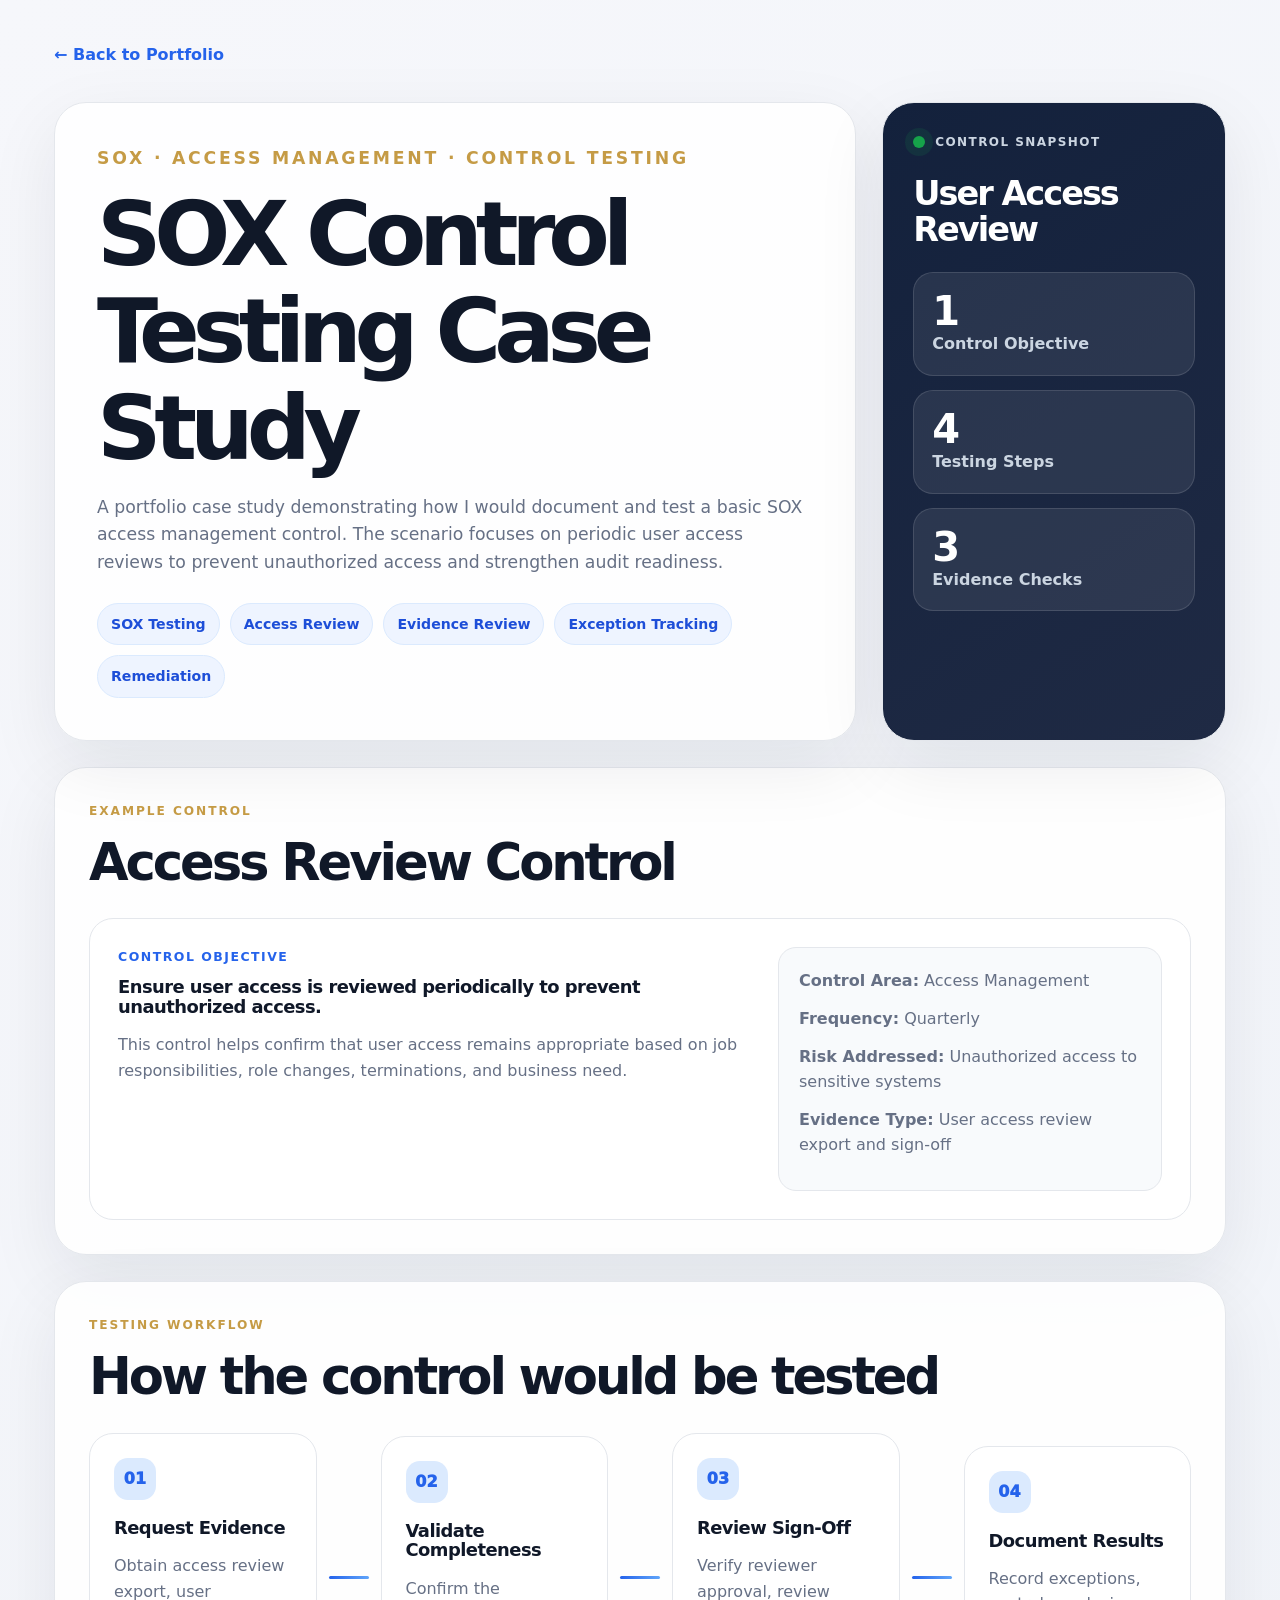
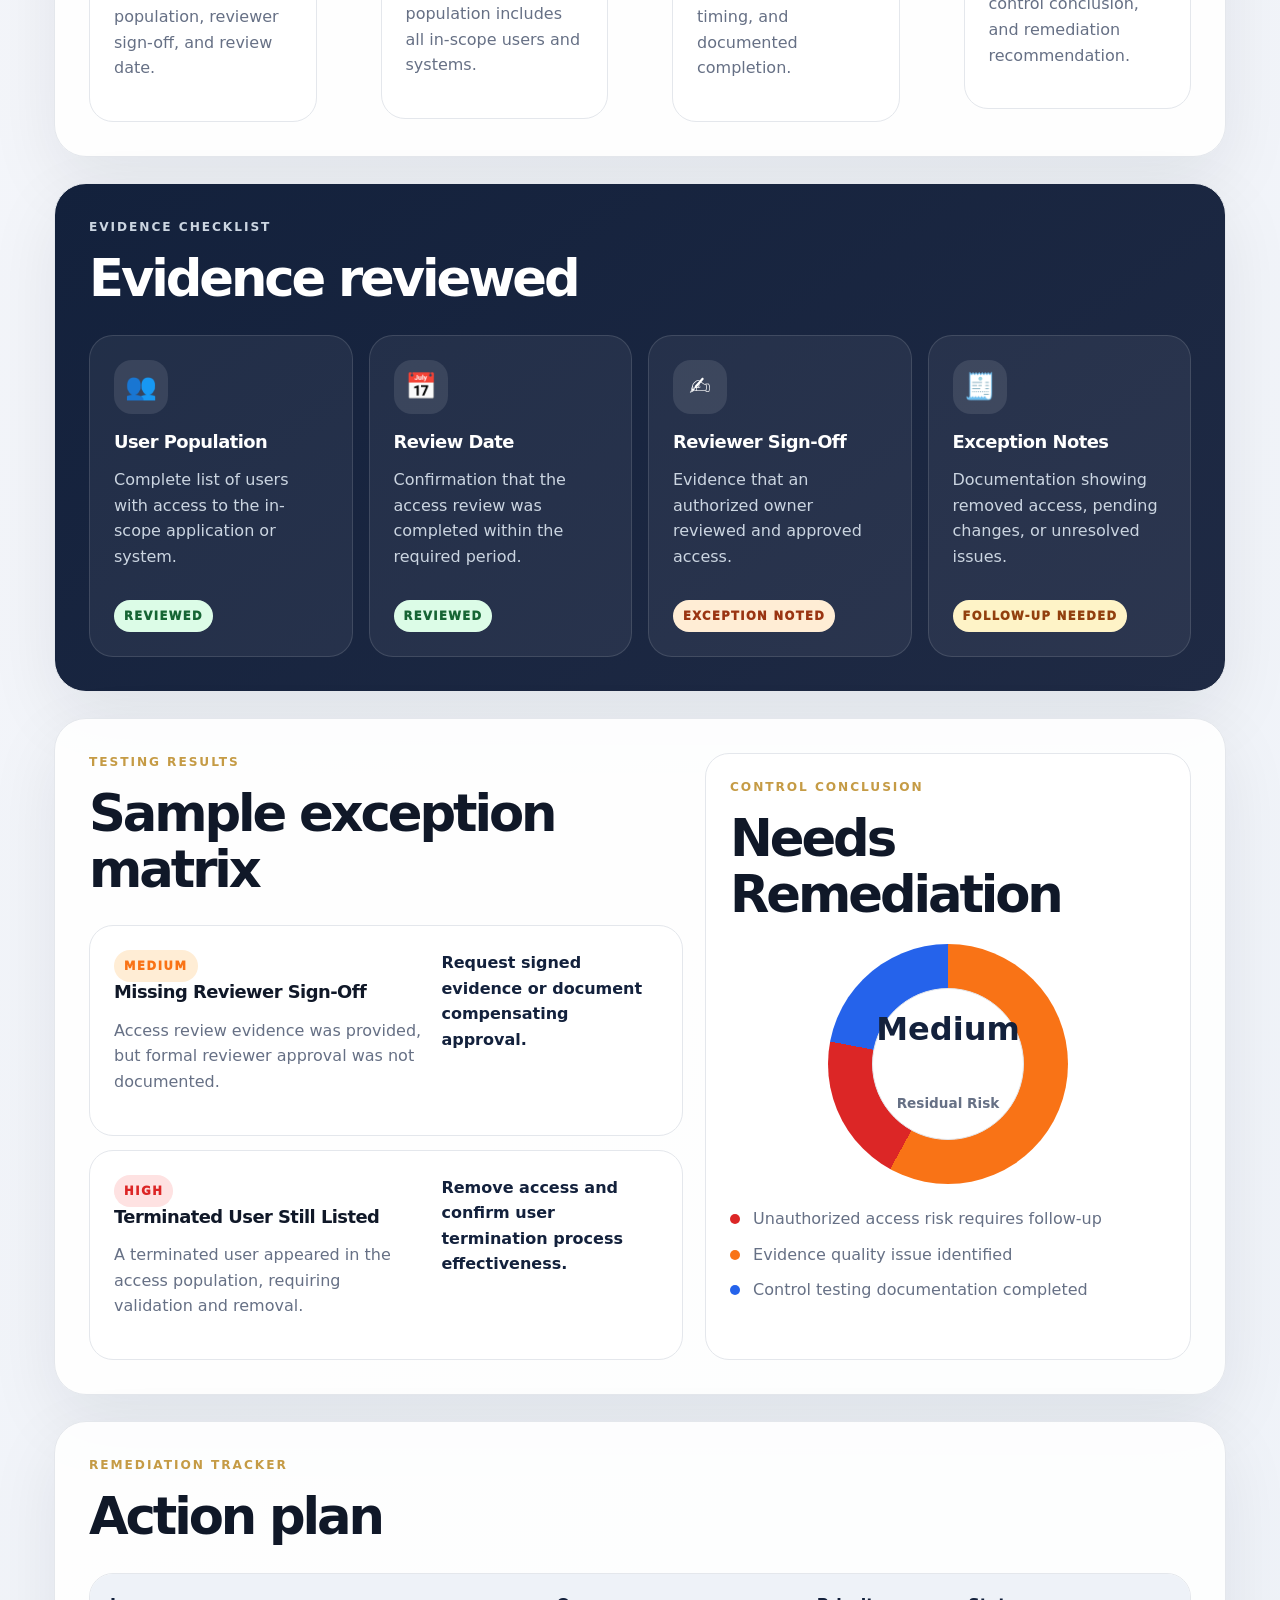
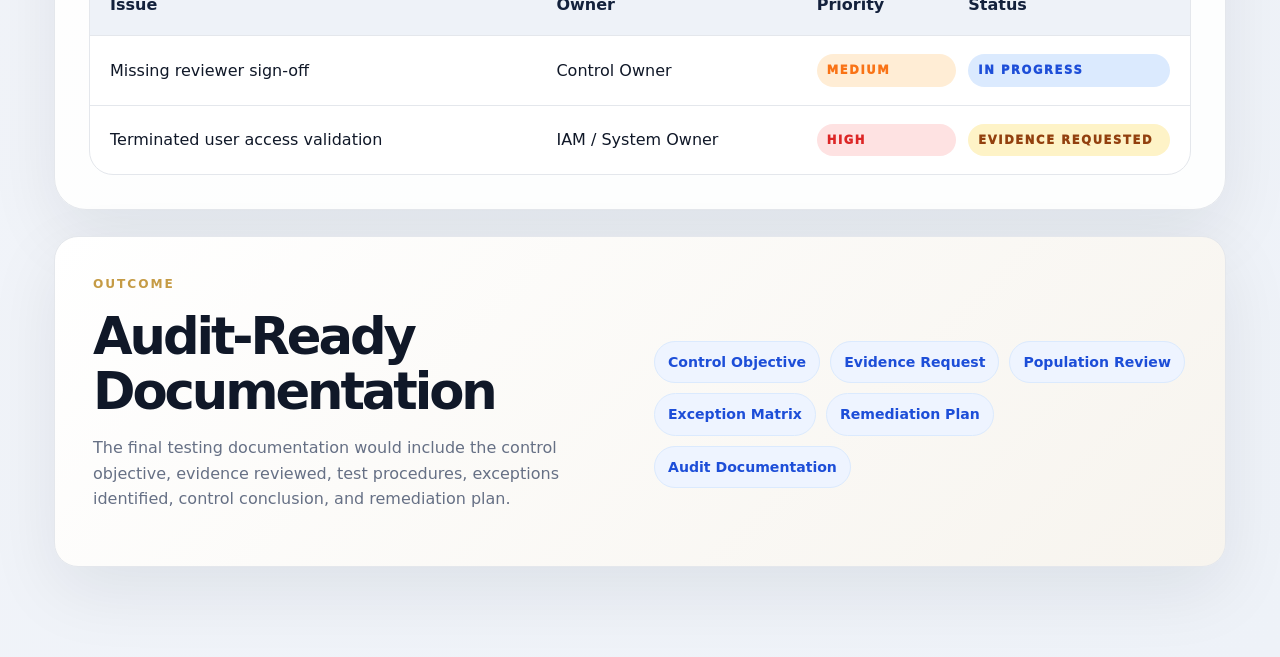
<file: projects/sox-control-testing.html>
<!DOCTYPE html>
<html lang="en">
<head>
  <meta charset="UTF-8" />
  <meta name="viewport" content="width=device-width, initial-scale=1.0" />
  <title>SOX Control Testing Case Study</title>
  <link rel="stylesheet" href="sox-control-testing-premium.css" />
</head>
<body>
  <main class="case-shell">
    <a class="back-link" href="../index.html#projects">← Back to Portfolio</a>

    <section class="hero-grid">
      <div class="hero-copy">
        <p class="eyebrow">SOX · Access Management · Control Testing</p>
        <h1>SOX Control Testing Case Study</h1>
        <p>
          A portfolio case study demonstrating how I would document and test a basic SOX access
          management control. The scenario focuses on periodic user access reviews to prevent
          unauthorized access and strengthen audit readiness.
        </p>
        <div class="hero-tags">
          <span>SOX Testing</span>
          <span>Access Review</span>
          <span>Evidence Review</span>
          <span>Exception Tracking</span>
          <span>Remediation</span>
        </div>
      </div>

      <aside class="command-card">
        <div class="status-row">
          <span class="pulse"></span>
          <p>Control Snapshot</p>
        </div>
        <h2>User Access Review</h2>
        <div class="metric-stack">
          <div><strong>1</strong><span>Control Objective</span></div>
          <div><strong>4</strong><span>Testing Steps</span></div>
          <div><strong>3</strong><span>Evidence Checks</span></div>
        </div>
      </aside>
    </section>

    <section class="section control-section">
      <div class="section-title">
        <p class="eyebrow">Example Control</p>
        <h2>Access Review Control</h2>
      </div>

      <div class="control-card">
        <div>
          <span>Control Objective</span>
          <h3>Ensure user access is reviewed periodically to prevent unauthorized access.</h3>
          <p>
            This control helps confirm that user access remains appropriate based on job responsibilities,
            role changes, terminations, and business need.
          </p>
        </div>

        <div class="control-meta">
          <p><strong>Control Area:</strong> Access Management</p>
          <p><strong>Frequency:</strong> Quarterly</p>
          <p><strong>Risk Addressed:</strong> Unauthorized access to sensitive systems</p>
          <p><strong>Evidence Type:</strong> User access review export and sign-off</p>
        </div>
      </div>
    </section>

    <section class="section">
      <div class="section-title">
        <p class="eyebrow">Testing Workflow</p>
        <h2>How the control would be tested</h2>
      </div>

      <div class="process-board">
        <article><span>01</span><h3>Request Evidence</h3><p>Obtain access review export, user population, reviewer sign-off, and review date.</p></article>
        <div class="connector"></div>
        <article><span>02</span><h3>Validate Completeness</h3><p>Confirm the population includes all in-scope users and systems.</p></article>
        <div class="connector"></div>
        <article><span>03</span><h3>Review Sign-Off</h3><p>Verify reviewer approval, review timing, and documented completion.</p></article>
        <div class="connector"></div>
        <article><span>04</span><h3>Document Results</h3><p>Record exceptions, control conclusion, and remediation recommendation.</p></article>
      </div>
    </section>

    <section class="section evidence-section">
      <div class="section-title">
        <p class="eyebrow">Evidence Checklist</p>
        <h2>Evidence reviewed</h2>
      </div>

      <div class="evidence-dashboard">
        <article>
          <div class="evidence-icon">👥</div>
          <h3>User Population</h3>
          <p>Complete list of users with access to the in-scope application or system.</p>
          <div class="status good">Reviewed</div>
        </article>

        <article>
          <div class="evidence-icon">📅</div>
          <h3>Review Date</h3>
          <p>Confirmation that the access review was completed within the required period.</p>
          <div class="status good">Reviewed</div>
        </article>

        <article>
          <div class="evidence-icon">✍️</div>
          <h3>Reviewer Sign-Off</h3>
          <p>Evidence that an authorized owner reviewed and approved access.</p>
          <div class="status warning">Exception Noted</div>
        </article>

        <article>
          <div class="evidence-icon">🧾</div>
          <h3>Exception Notes</h3>
          <p>Documentation showing removed access, pending changes, or unresolved issues.</p>
          <div class="status pending">Follow-Up Needed</div>
        </article>
      </div>
    </section>

    <section class="section split">
      <div>
        <div class="section-title">
          <p class="eyebrow">Testing Results</p>
          <h2>Sample exception matrix</h2>
        </div>

        <div class="finding-list">
          <article class="finding medium">
            <div>
              <span>Medium</span>
              <h3>Missing Reviewer Sign-Off</h3>
              <p>Access review evidence was provided, but formal reviewer approval was not documented.</p>
            </div>
            <strong>Request signed evidence or document compensating approval.</strong>
          </article>

          <article class="finding high">
            <div>
              <span>High</span>
              <h3>Terminated User Still Listed</h3>
              <p>A terminated user appeared in the access population, requiring validation and removal.</p>
            </div>
            <strong>Remove access and confirm user termination process effectiveness.</strong>
          </article>
        </div>
      </div>

      <aside class="risk-panel">
        <p class="eyebrow">Control Conclusion</p>
        <h2>Needs Remediation</h2>
        <div class="control-ring">
          <div class="ring-center">
            <strong>Medium</strong>
            <span>Residual Risk</span>
          </div>
        </div>
        <div class="legend">
          <p><span class="dot red"></span> Unauthorized access risk requires follow-up</p>
          <p><span class="dot orange"></span> Evidence quality issue identified</p>
          <p><span class="dot blue"></span> Control testing documentation completed</p>
        </div>
      </aside>
    </section>

    <section class="section">
      <div class="section-title">
        <p class="eyebrow">Remediation Tracker</p>
        <h2>Action plan</h2>
      </div>

      <div class="tracker">
        <div class="tracker-row header">
          <span>Issue</span><span>Owner</span><span>Priority</span><span>Status</span>
        </div>
        <div class="tracker-row">
          <span>Missing reviewer sign-off</span><span>Control Owner</span><span class="pill med-pill">Medium</span><span class="pill progress">In Progress</span>
        </div>
        <div class="tracker-row">
          <span>Terminated user access validation</span><span>IAM / System Owner</span><span class="pill high-pill">High</span><span class="pill pending">Evidence Requested</span>
        </div>
      </div>
    </section>

    <section class="executive-panel">
      <div>
        <p class="eyebrow">Outcome</p>
        <h2>Audit-Ready Documentation</h2>
        <p>
          The final testing documentation would include the control objective, evidence reviewed,
          test procedures, exceptions identified, control conclusion, and remediation plan.
        </p>
      </div>

      <div class="deliverables">
        <span>Control Objective</span>
        <span>Evidence Request</span>
        <span>Population Review</span>
        <span>Exception Matrix</span>
        <span>Remediation Plan</span>
        <span>Audit Documentation</span>
      </div>
    </section>
  </main>
</body>
</html>
</file>
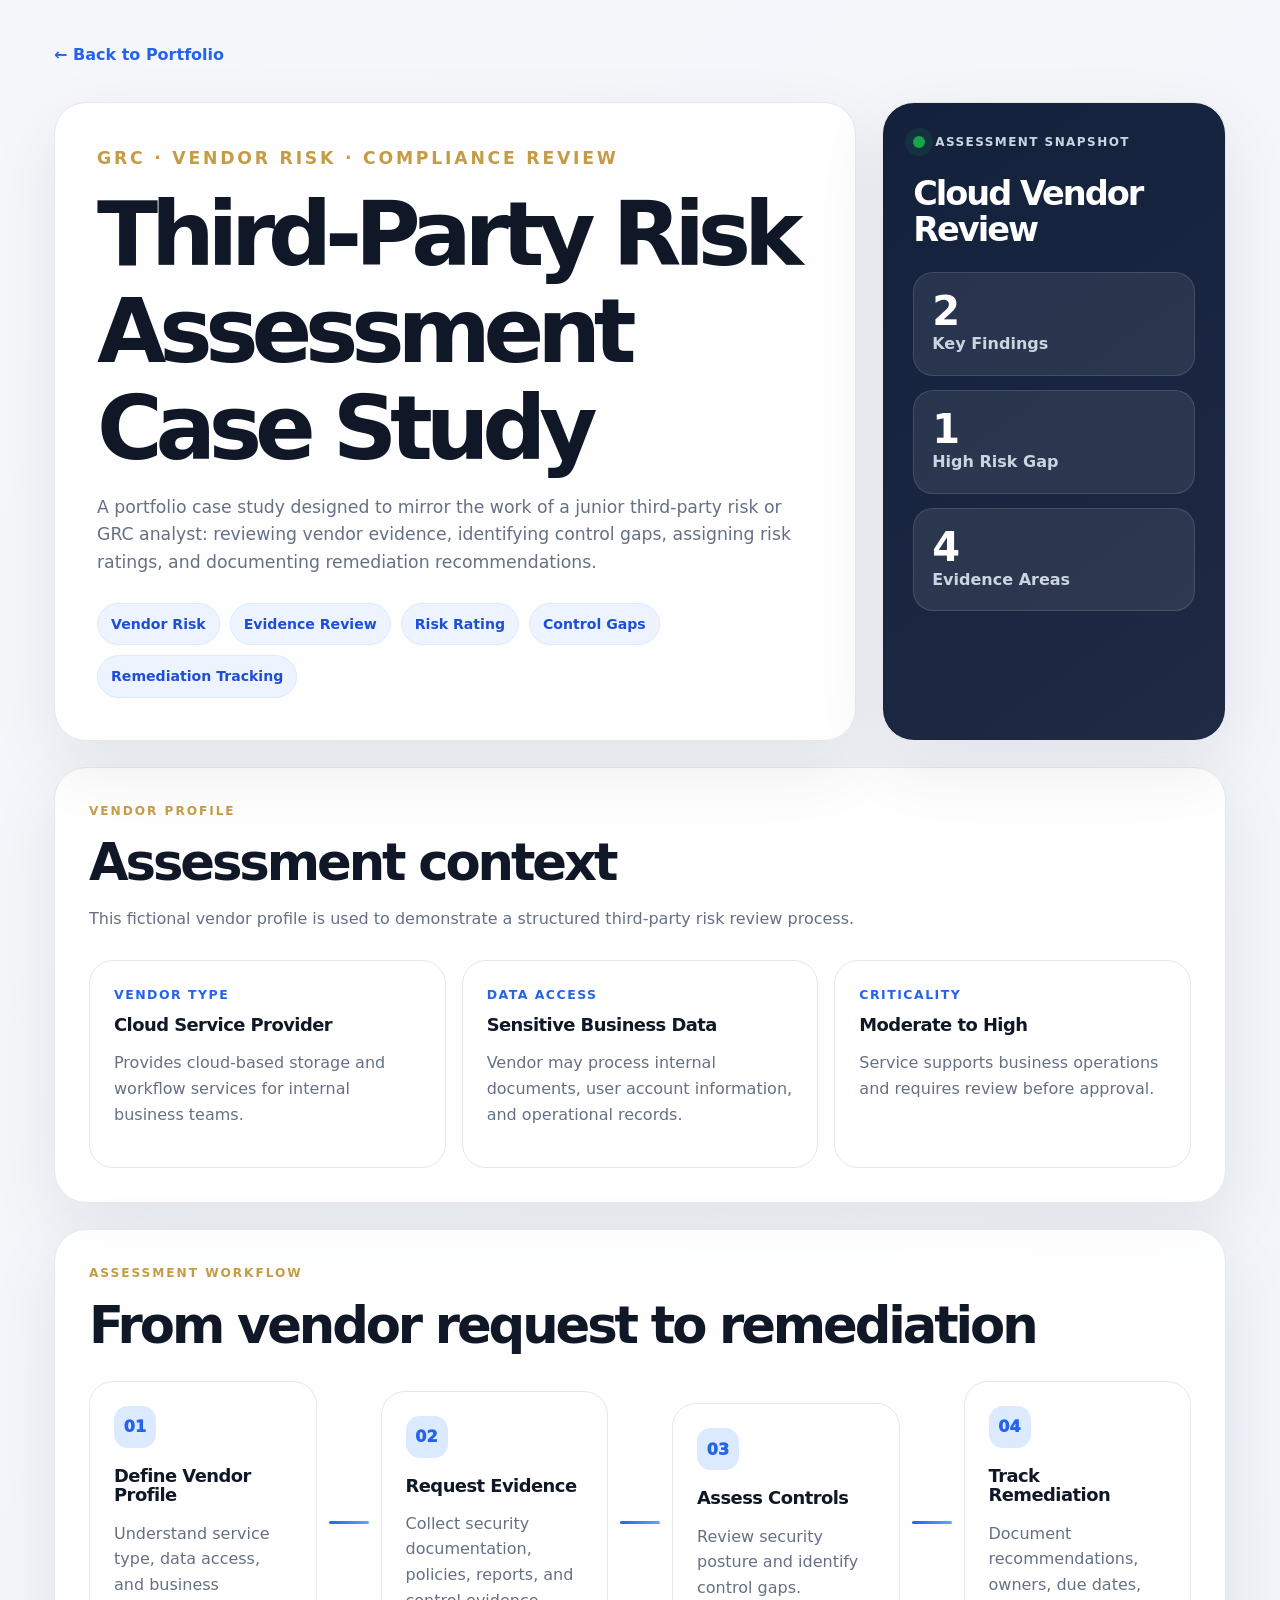
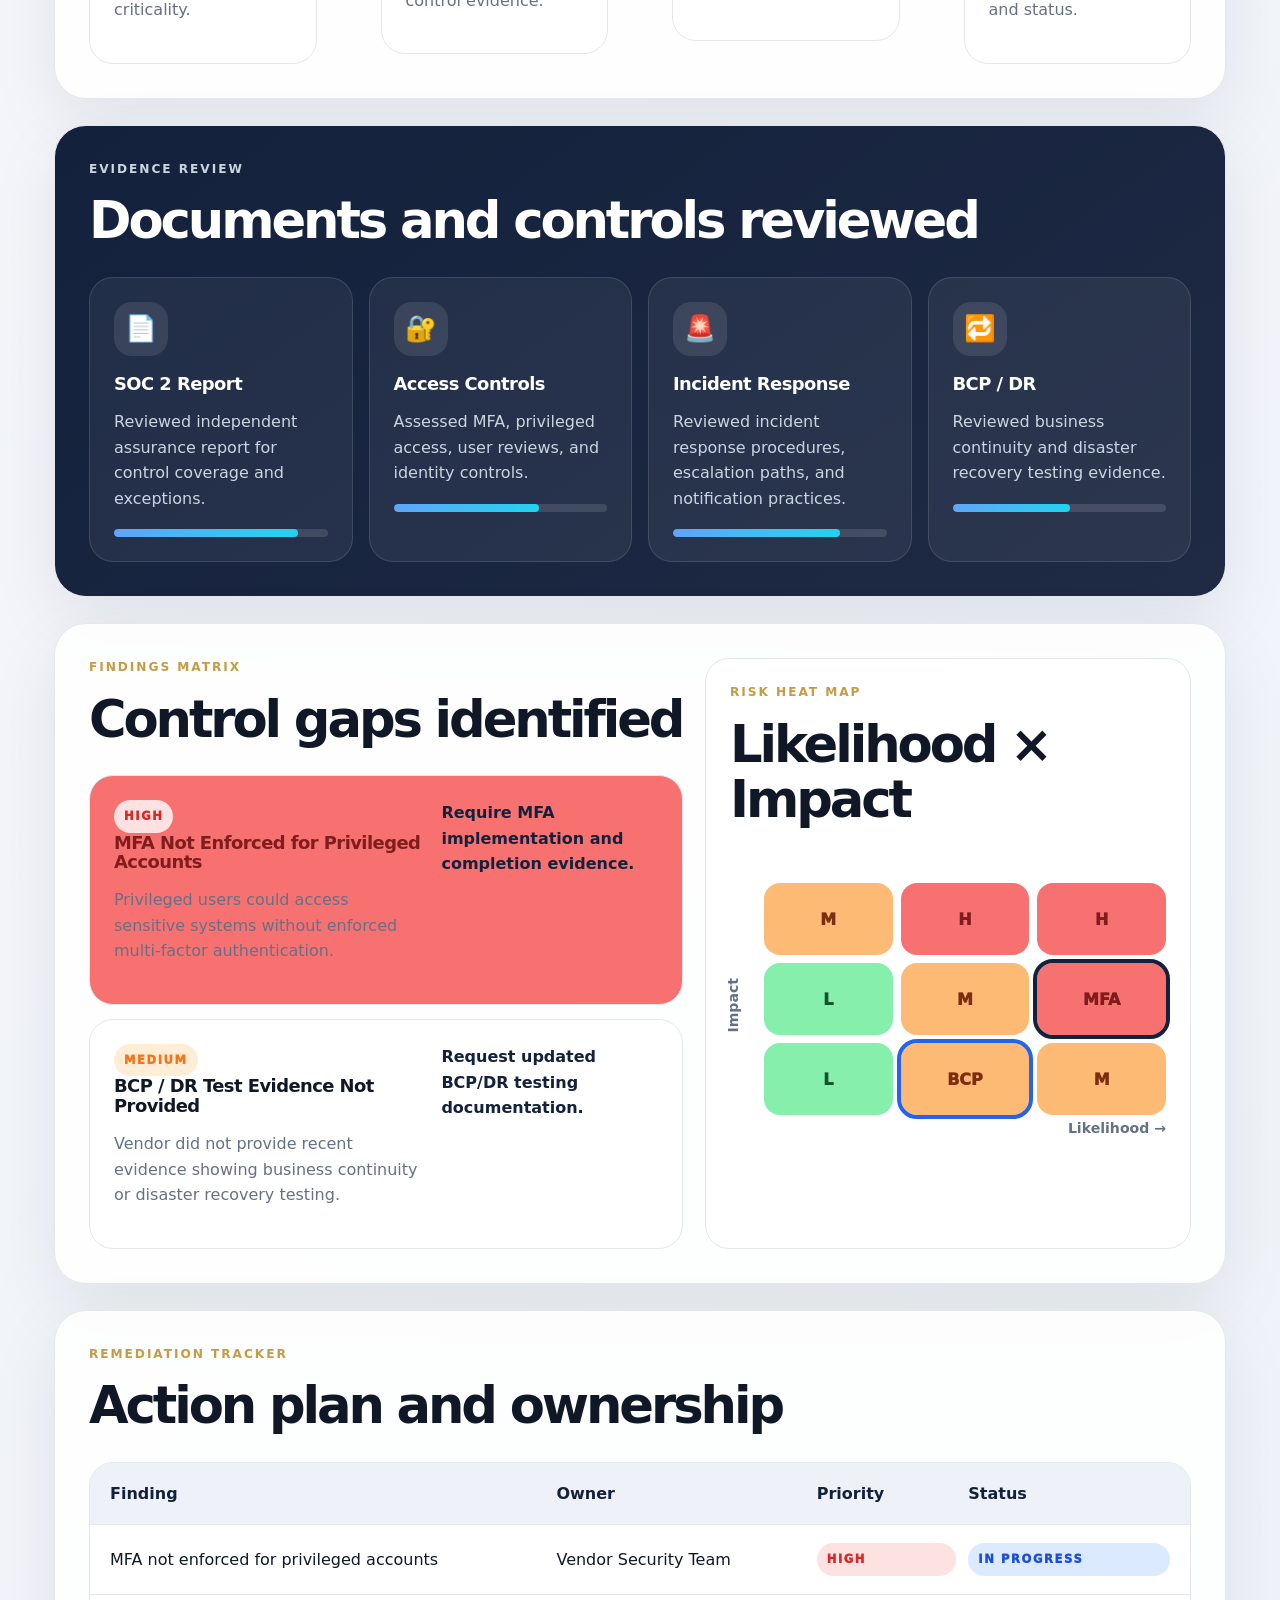
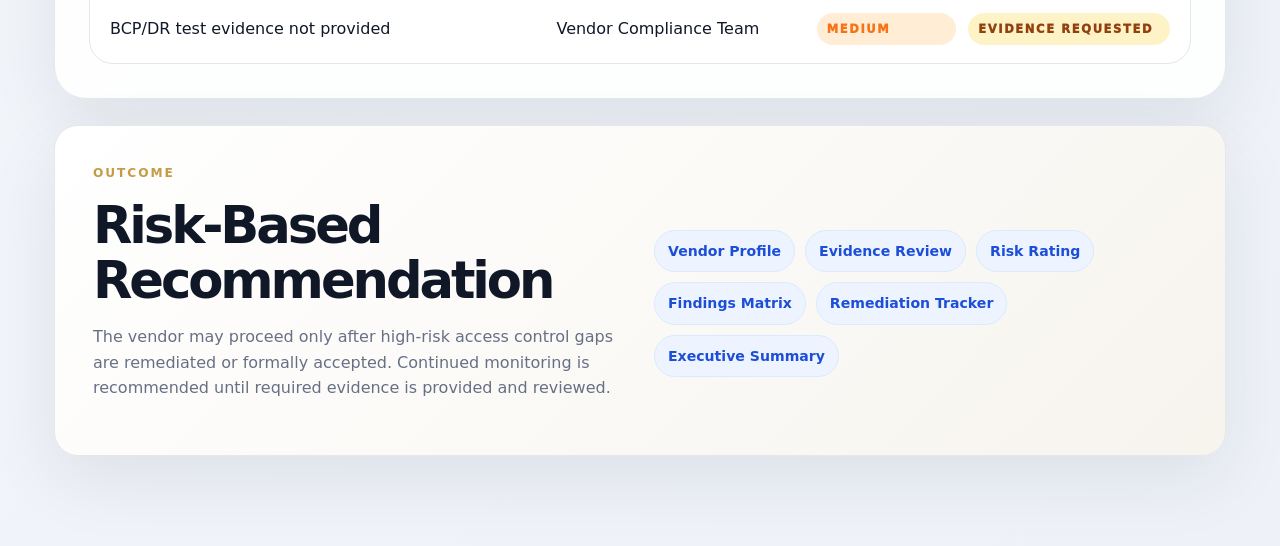
<file: projects/third-party-risk.html>
<!DOCTYPE html>
<html lang="en">
<head>
  <meta charset="UTF-8" />
  <meta name="viewport" content="width=device-width, initial-scale=1.0" />
  <title>Third-Party Risk Assessment Case Study</title>
  <link rel="stylesheet" href="third-party-risk-premium.css" />
</head>
<body>
  <main class="case-shell">
    <a class="back-link" href="../index.html#projects">← Back to Portfolio</a>

    <section class="hero-grid">
      <div class="hero-copy">
        <p class="eyebrow">GRC · Vendor Risk · Compliance Review</p>
        <h1>Third-Party Risk Assessment Case Study</h1>
        <p>
          A portfolio case study designed to mirror the work of a junior third-party risk or GRC analyst:
          reviewing vendor evidence, identifying control gaps, assigning risk ratings, and documenting
          remediation recommendations.
        </p>
        <div class="hero-tags">
          <span>Vendor Risk</span>
          <span>Evidence Review</span>
          <span>Risk Rating</span>
          <span>Control Gaps</span>
          <span>Remediation Tracking</span>
        </div>
      </div>

      <aside class="command-card">
        <div class="status-row">
          <span class="pulse"></span>
          <p>Assessment Snapshot</p>
        </div>
        <h2>Cloud Vendor Review</h2>
        <div class="metric-stack">
          <div><strong>2</strong><span>Key Findings</span></div>
          <div><strong>1</strong><span>High Risk Gap</span></div>
          <div><strong>4</strong><span>Evidence Areas</span></div>
        </div>
      </aside>
    </section>

    <section class="section">
      <div class="section-title">
        <p class="eyebrow">Vendor Profile</p>
        <h2>Assessment context</h2>
        <p>This fictional vendor profile is used to demonstrate a structured third-party risk review process.</p>
      </div>

      <div class="profile-grid">
        <article>
          <span>Vendor Type</span>
          <h3>Cloud Service Provider</h3>
          <p>Provides cloud-based storage and workflow services for internal business teams.</p>
        </article>
        <article>
          <span>Data Access</span>
          <h3>Sensitive Business Data</h3>
          <p>Vendor may process internal documents, user account information, and operational records.</p>
        </article>
        <article>
          <span>Criticality</span>
          <h3>Moderate to High</h3>
          <p>Service supports business operations and requires review before approval.</p>
        </article>
      </div>
    </section>

    <section class="section">
      <div class="section-title">
        <p class="eyebrow">Assessment Workflow</p>
        <h2>From vendor request to remediation</h2>
      </div>

      <div class="process-board">
        <article><span>01</span><h3>Define Vendor Profile</h3><p>Understand service type, data access, and business criticality.</p></article>
        <div class="connector"></div>
        <article><span>02</span><h3>Request Evidence</h3><p>Collect security documentation, policies, reports, and control evidence.</p></article>
        <div class="connector"></div>
        <article><span>03</span><h3>Assess Controls</h3><p>Review security posture and identify control gaps.</p></article>
        <div class="connector"></div>
        <article><span>04</span><h3>Track Remediation</h3><p>Document recommendations, owners, due dates, and status.</p></article>
      </div>
    </section>

    <section class="section evidence-section">
      <div class="section-title">
        <p class="eyebrow">Evidence Review</p>
        <h2>Documents and controls reviewed</h2>
      </div>

      <div class="evidence-dashboard">
        <article>
          <div class="evidence-icon">📄</div>
          <h3>SOC 2 Report</h3>
          <p>Reviewed independent assurance report for control coverage and exceptions.</p>
          <div class="bar"><span style="width: 86%"></span></div>
        </article>
        <article>
          <div class="evidence-icon">🔐</div>
          <h3>Access Controls</h3>
          <p>Assessed MFA, privileged access, user reviews, and identity controls.</p>
          <div class="bar"><span style="width: 68%"></span></div>
        </article>
        <article>
          <div class="evidence-icon">🚨</div>
          <h3>Incident Response</h3>
          <p>Reviewed incident response procedures, escalation paths, and notification practices.</p>
          <div class="bar"><span style="width: 78%"></span></div>
        </article>
        <article>
          <div class="evidence-icon">🔁</div>
          <h3>BCP / DR</h3>
          <p>Reviewed business continuity and disaster recovery testing evidence.</p>
          <div class="bar"><span style="width: 55%"></span></div>
        </article>
      </div>
    </section>

    <section class="section split">
      <div>
        <div class="section-title">
          <p class="eyebrow">Findings Matrix</p>
          <h2>Control gaps identified</h2>
        </div>

        <div class="finding-list">
          <article class="finding high">
            <div>
              <span>High</span>
              <h3>MFA Not Enforced for Privileged Accounts</h3>
              <p>Privileged users could access sensitive systems without enforced multi-factor authentication.</p>
            </div>
            <strong>Require MFA implementation and completion evidence.</strong>
          </article>

          <article class="finding medium">
            <div>
              <span>Medium</span>
              <h3>BCP / DR Test Evidence Not Provided</h3>
              <p>Vendor did not provide recent evidence showing business continuity or disaster recovery testing.</p>
            </div>
            <strong>Request updated BCP/DR testing documentation.</strong>
          </article>
        </div>
      </div>

      <aside class="risk-panel">
        <p class="eyebrow">Risk Heat Map</p>
        <h2>Likelihood × Impact</h2>
        <div class="heatmap">
          <div class="axis y">Impact</div>
          <div class="cell med">M</div>
          <div class="cell high">H</div>
          <div class="cell high">H</div>
          <div class="cell low">L</div>
          <div class="cell med">M</div>
          <div class="cell high active">MFA</div>
          <div class="cell low">L</div>
          <div class="cell med active2">BCP</div>
          <div class="cell med">M</div>
          <div class="axis x">Likelihood →</div>
        </div>
      </aside>
    </section>

    <section class="section">
      <div class="section-title">
        <p class="eyebrow">Remediation Tracker</p>
        <h2>Action plan and ownership</h2>
      </div>

      <div class="tracker">
        <div class="tracker-row header">
          <span>Finding</span><span>Owner</span><span>Priority</span><span>Status</span>
        </div>
        <div class="tracker-row">
          <span>MFA not enforced for privileged accounts</span><span>Vendor Security Team</span><span class="pill high-pill">High</span><span class="pill progress">In Progress</span>
        </div>
        <div class="tracker-row">
          <span>BCP/DR test evidence not provided</span><span>Vendor Compliance Team</span><span class="pill med-pill">Medium</span><span class="pill pending">Evidence Requested</span>
        </div>
      </div>
    </section>

    <section class="executive-panel">
      <div>
        <p class="eyebrow">Outcome</p>
        <h2>Risk-Based Recommendation</h2>
        <p>
          The vendor may proceed only after high-risk access control gaps are remediated or formally accepted.
          Continued monitoring is recommended until required evidence is provided and reviewed.
        </p>
      </div>

      <div class="deliverables">
        <span>Vendor Profile</span>
        <span>Evidence Review</span>
        <span>Risk Rating</span>
        <span>Findings Matrix</span>
        <span>Remediation Tracker</span>
        <span>Executive Summary</span>
      </div>
    </section>
  </main>
</body>
</html>
</file>
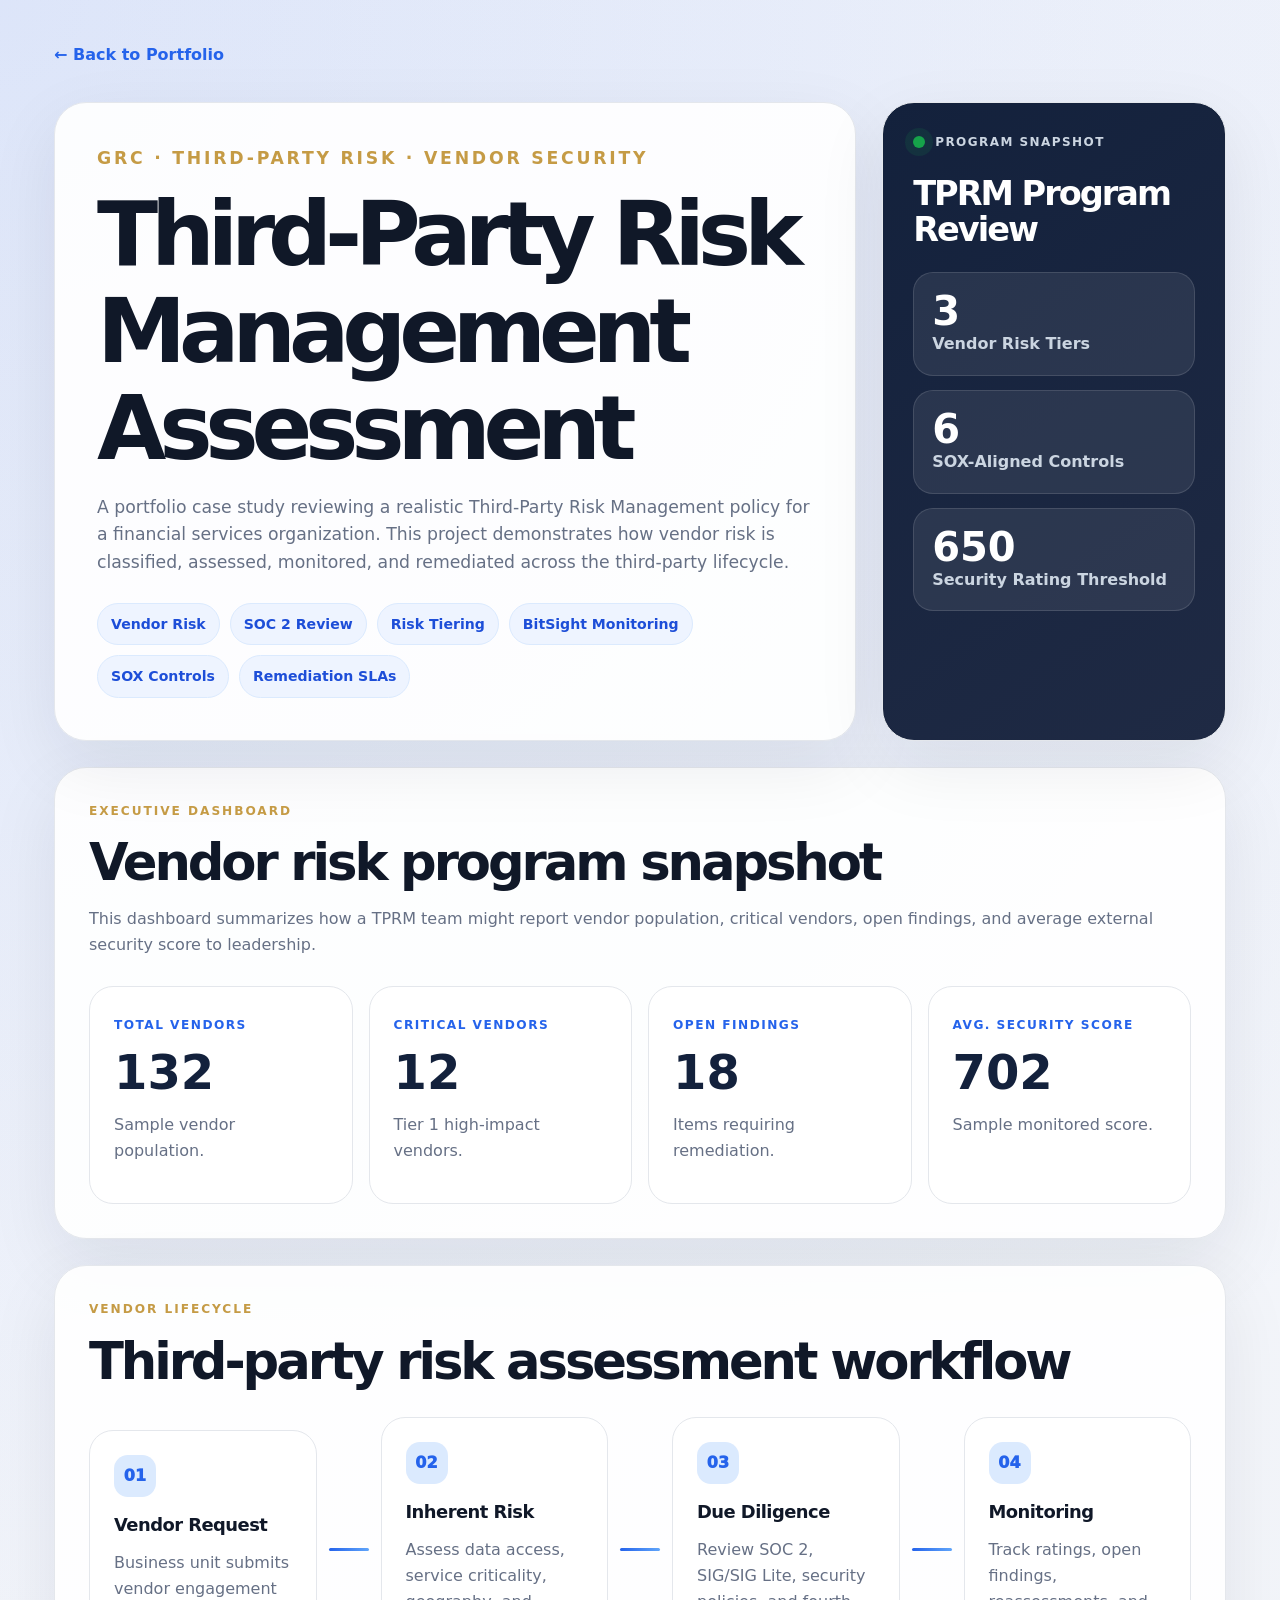
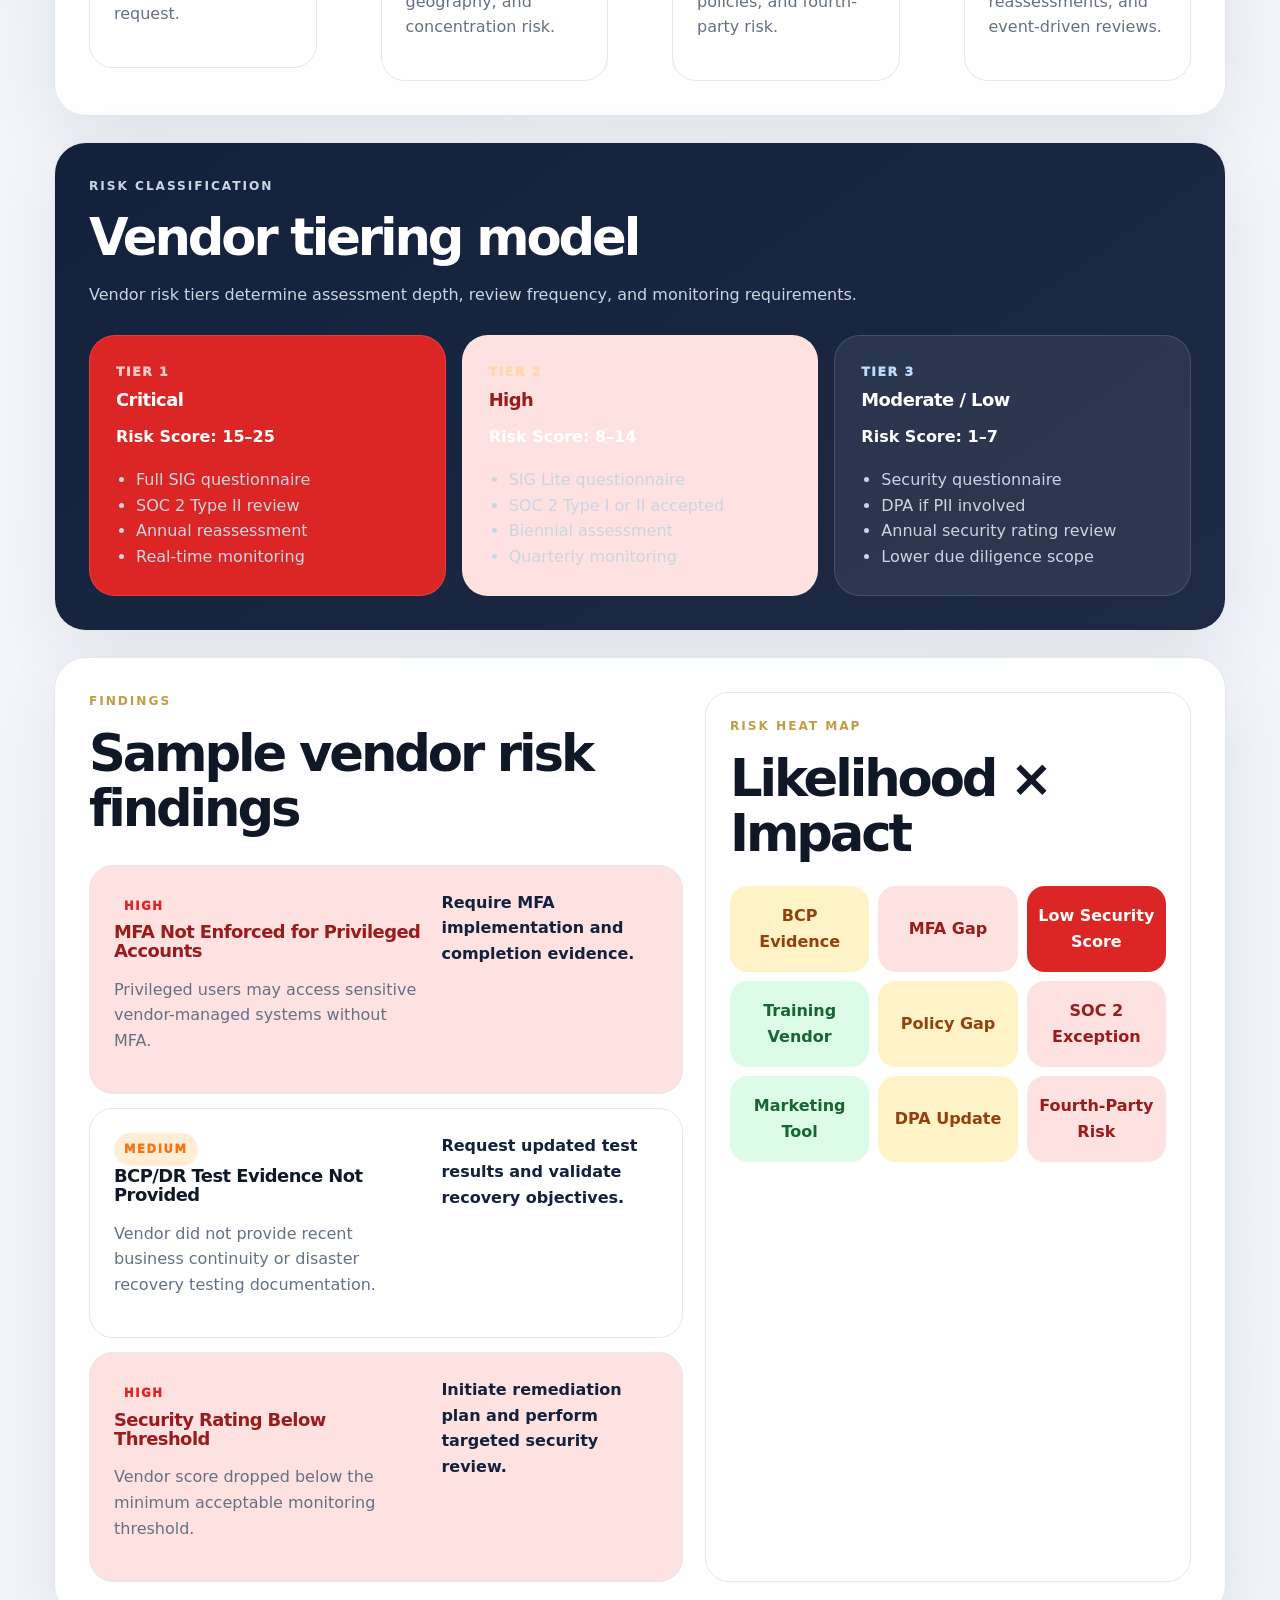
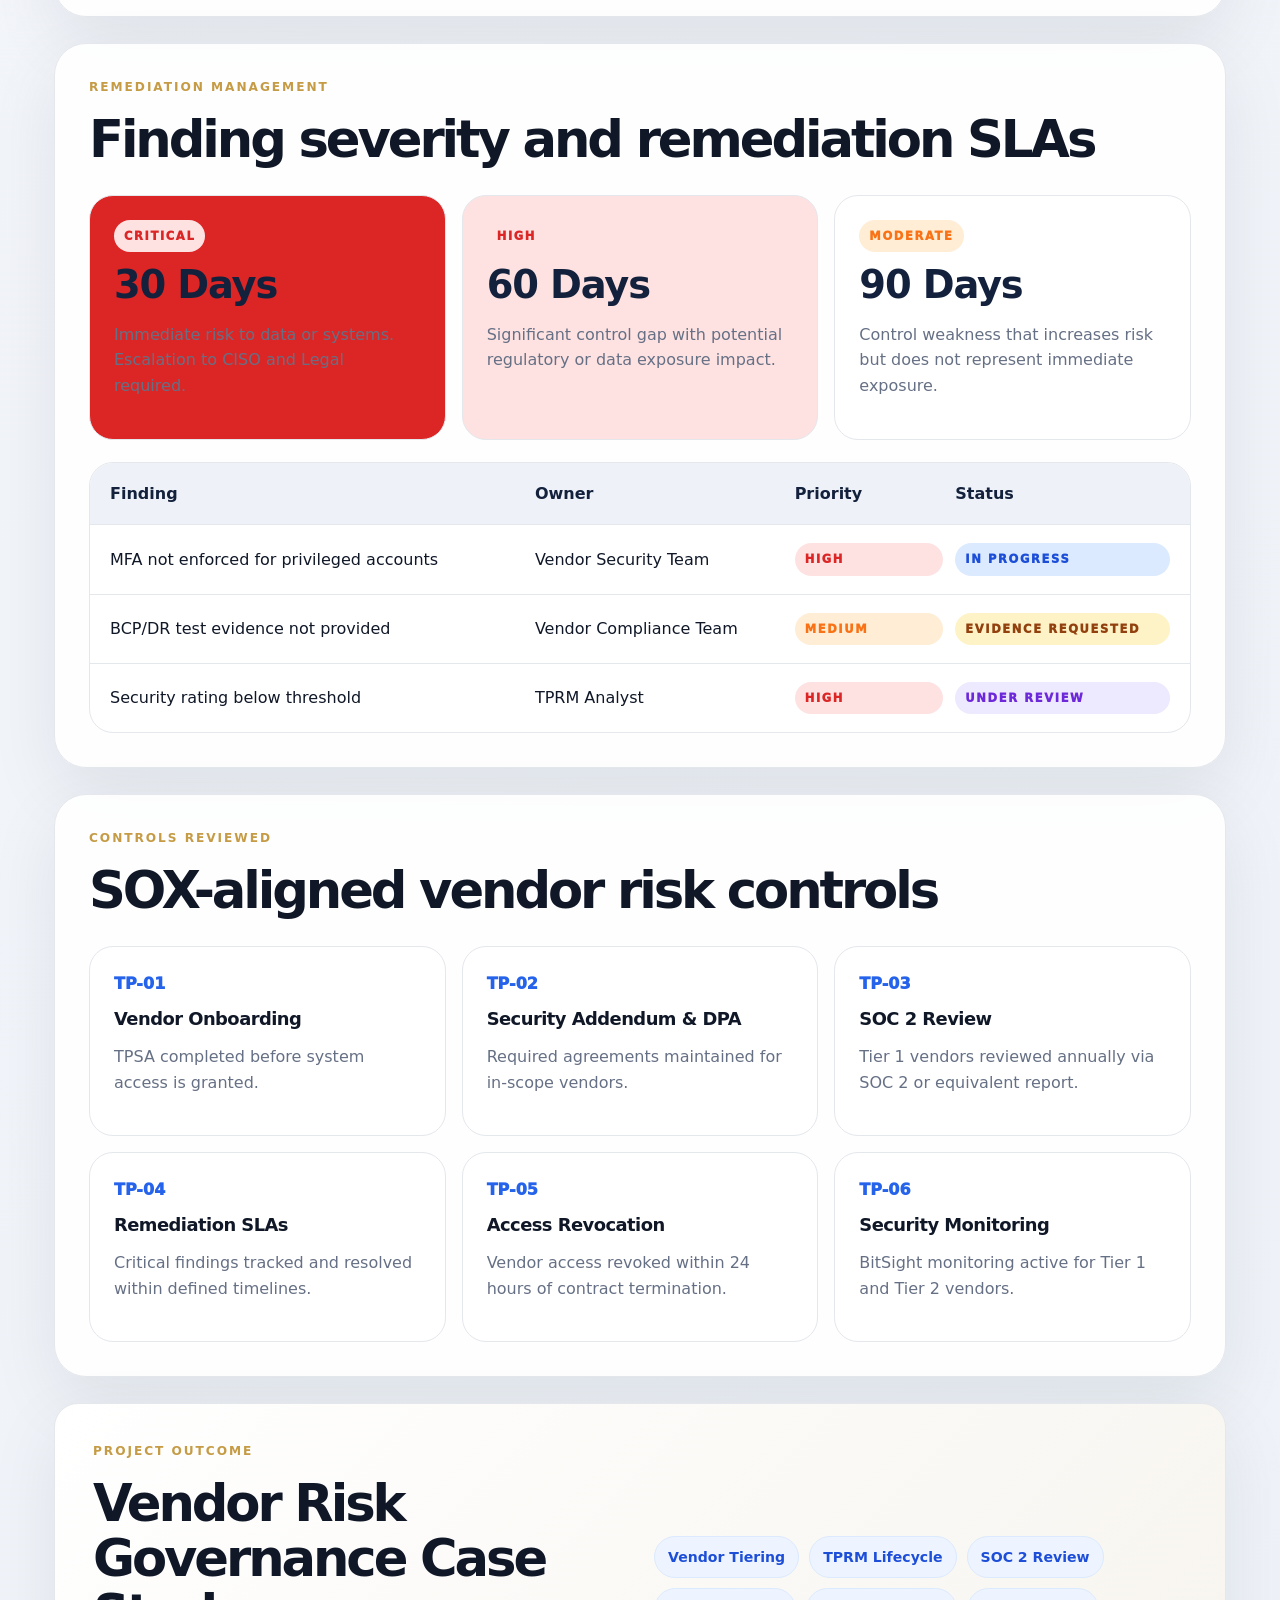
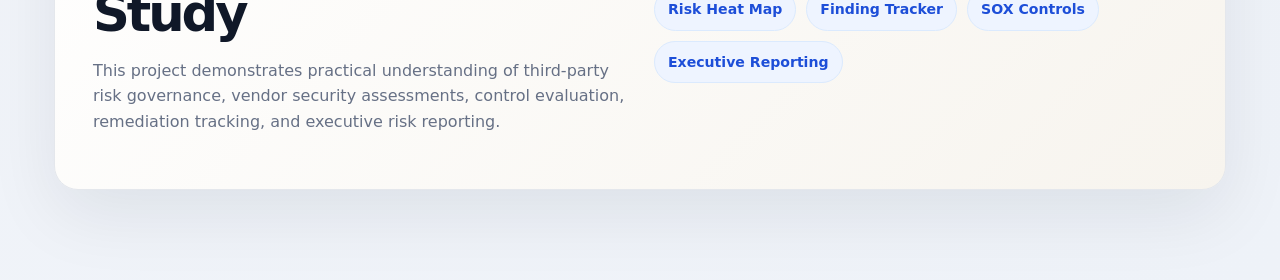
<file: projects/tprm-policy-review.html>
<!DOCTYPE html>
<html lang="en">
<head>
  <meta charset="UTF-8" />
  <meta name="viewport" content="width=device-width, initial-scale=1.0" />
  <title>Third-Party Risk Management Assessment</title>
  <link rel="stylesheet" href="tprm-policy-review-premium.css" />
</head>
<body>
  <main class="case-shell">
    <a class="back-link" href="../index.html#projects">← Back to Portfolio</a>

    <section class="hero-grid">
      <div class="hero-copy">
        <p class="eyebrow">GRC · Third-Party Risk · Vendor Security</p>
        <h1>Third-Party Risk Management Assessment</h1>
        <p>
          A portfolio case study reviewing a realistic Third-Party Risk Management policy for a financial
          services organization. This project demonstrates how vendor risk is classified, assessed,
          monitored, and remediated across the third-party lifecycle.
        </p>
        <div class="hero-tags">
          <span>Vendor Risk</span><span>SOC 2 Review</span><span>Risk Tiering</span>
          <span>BitSight Monitoring</span><span>SOX Controls</span><span>Remediation SLAs</span>
        </div>
      </div>

      <aside class="command-card">
        <div class="status-row"><span class="pulse"></span><p>Program Snapshot</p></div>
        <h2>TPRM Program Review</h2>
        <div class="metric-stack">
          <div><strong>3</strong><span>Vendor Risk Tiers</span></div>
          <div><strong>6</strong><span>SOX-Aligned Controls</span></div>
          <div><strong>650</strong><span>Security Rating Threshold</span></div>
        </div>
      </aside>
    </section>

    <section class="section">
      <div class="section-title">
        <p class="eyebrow">Executive Dashboard</p>
        <h2>Vendor risk program snapshot</h2>
        <p>
          This dashboard summarizes how a TPRM team might report vendor population, critical vendors,
          open findings, and average external security score to leadership.
        </p>
      </div>
      <div class="kpi-grid">
        <article><span>Total Vendors</span><strong>132</strong><p>Sample vendor population.</p></article>
        <article><span>Critical Vendors</span><strong>12</strong><p>Tier 1 high-impact vendors.</p></article>
        <article><span>Open Findings</span><strong>18</strong><p>Items requiring remediation.</p></article>
        <article><span>Avg. Security Score</span><strong>702</strong><p>Sample monitored score.</p></article>
      </div>
    </section>

    <section class="section">
      <div class="section-title">
        <p class="eyebrow">Vendor Lifecycle</p>
        <h2>Third-party risk assessment workflow</h2>
      </div>
      <div class="process-board">
        <article><span>01</span><h3>Vendor Request</h3><p>Business unit submits vendor engagement request.</p></article>
        <div class="connector"></div>
        <article><span>02</span><h3>Inherent Risk</h3><p>Assess data access, service criticality, geography, and concentration risk.</p></article>
        <div class="connector"></div>
        <article><span>03</span><h3>Due Diligence</h3><p>Review SOC 2, SIG/SIG Lite, security policies, and fourth-party risk.</p></article>
        <div class="connector"></div>
        <article><span>04</span><h3>Monitoring</h3><p>Track ratings, open findings, reassessments, and event-driven reviews.</p></article>
      </div>
    </section>

    <section class="section dark-section">
      <div class="section-title">
        <p class="eyebrow">Risk Classification</p>
        <h2>Vendor tiering model</h2>
        <p>Vendor risk tiers determine assessment depth, review frequency, and monitoring requirements.</p>
      </div>
      <div class="tier-grid">
        <article class="tier critical">
          <p>Tier 1</p><h3>Critical</h3><strong>Risk Score: 15–25</strong>
          <ul><li>Full SIG questionnaire</li><li>SOC 2 Type II review</li><li>Annual reassessment</li><li>Real-time monitoring</li></ul>
        </article>
        <article class="tier high">
          <p>Tier 2</p><h3>High</h3><strong>Risk Score: 8–14</strong>
          <ul><li>SIG Lite questionnaire</li><li>SOC 2 Type I or II accepted</li><li>Biennial assessment</li><li>Quarterly monitoring</li></ul>
        </article>
        <article class="tier moderate">
          <p>Tier 3</p><h3>Moderate / Low</h3><strong>Risk Score: 1–7</strong>
          <ul><li>Security questionnaire</li><li>DPA if PII involved</li><li>Annual security rating review</li><li>Lower due diligence scope</li></ul>
        </article>
      </div>
    </section>

    <section class="section split">
      <div>
        <div class="section-title">
          <p class="eyebrow">Findings</p>
          <h2>Sample vendor risk findings</h2>
        </div>
        <div class="finding-list">
          <article class="finding high"><div><span>High</span><h3>MFA Not Enforced for Privileged Accounts</h3><p>Privileged users may access sensitive vendor-managed systems without MFA.</p></div><strong>Require MFA implementation and completion evidence.</strong></article>
          <article class="finding medium"><div><span>Medium</span><h3>BCP/DR Test Evidence Not Provided</h3><p>Vendor did not provide recent business continuity or disaster recovery testing documentation.</p></div><strong>Request updated test results and validate recovery objectives.</strong></article>
          <article class="finding high"><div><span>High</span><h3>Security Rating Below Threshold</h3><p>Vendor score dropped below the minimum acceptable monitoring threshold.</p></div><strong>Initiate remediation plan and perform targeted security review.</strong></article>
        </div>
      </div>

      <aside class="heat-panel">
        <p class="eyebrow">Risk Heat Map</p>
        <h2>Likelihood × Impact</h2>
        <div class="heatmap">
          <div class="cell med">BCP Evidence</div><div class="cell high">MFA Gap</div><div class="cell critical">Low Security Score</div>
          <div class="cell low">Training Vendor</div><div class="cell med">Policy Gap</div><div class="cell high">SOC 2 Exception</div>
          <div class="cell low">Marketing Tool</div><div class="cell med">DPA Update</div><div class="cell high">Fourth-Party Risk</div>
        </div>
      </aside>
    </section>

    <section class="section">
      <div class="section-title">
        <p class="eyebrow">Remediation Management</p>
        <h2>Finding severity and remediation SLAs</h2>
      </div>
      <div class="sla-grid">
        <article class="sla critical"><span>Critical</span><h3>30 Days</h3><p>Immediate risk to data or systems. Escalation to CISO and Legal required.</p></article>
        <article class="sla high"><span>High</span><h3>60 Days</h3><p>Significant control gap with potential regulatory or data exposure impact.</p></article>
        <article class="sla moderate"><span>Moderate</span><h3>90 Days</h3><p>Control weakness that increases risk but does not represent immediate exposure.</p></article>
      </div>
      <div class="tracker">
        <div class="tracker-row header"><span>Finding</span><span>Owner</span><span>Priority</span><span>Status</span></div>
        <div class="tracker-row"><span>MFA not enforced for privileged accounts</span><span>Vendor Security Team</span><span class="pill high-pill">High</span><span class="pill progress">In Progress</span></div>
        <div class="tracker-row"><span>BCP/DR test evidence not provided</span><span>Vendor Compliance Team</span><span class="pill med-pill">Medium</span><span class="pill pending">Evidence Requested</span></div>
        <div class="tracker-row"><span>Security rating below threshold</span><span>TPRM Analyst</span><span class="pill high-pill">High</span><span class="pill review">Under Review</span></div>
      </div>
    </section>

    <section class="section">
      <div class="section-title">
        <p class="eyebrow">Controls Reviewed</p>
        <h2>SOX-aligned vendor risk controls</h2>
      </div>
      <div class="control-grid">
        <article><span>TP-01</span><h3>Vendor Onboarding</h3><p>TPSA completed before system access is granted.</p></article>
        <article><span>TP-02</span><h3>Security Addendum & DPA</h3><p>Required agreements maintained for in-scope vendors.</p></article>
        <article><span>TP-03</span><h3>SOC 2 Review</h3><p>Tier 1 vendors reviewed annually via SOC 2 or equivalent report.</p></article>
        <article><span>TP-04</span><h3>Remediation SLAs</h3><p>Critical findings tracked and resolved within defined timelines.</p></article>
        <article><span>TP-05</span><h3>Access Revocation</h3><p>Vendor access revoked within 24 hours of contract termination.</p></article>
        <article><span>TP-06</span><h3>Security Monitoring</h3><p>BitSight monitoring active for Tier 1 and Tier 2 vendors.</p></article>
      </div>
    </section>

    <section class="executive-panel">
      <div>
        <p class="eyebrow">Project Outcome</p>
        <h2>Vendor Risk Governance Case Study</h2>
        <p>
          This project demonstrates practical understanding of third-party risk governance, vendor security
          assessments, control evaluation, remediation tracking, and executive risk reporting.
        </p>
      </div>
      <div class="deliverables">
        <span>Vendor Tiering</span><span>TPRM Lifecycle</span><span>SOC 2 Review</span>
        <span>Risk Heat Map</span><span>Finding Tracker</span><span>SOX Controls</span><span>Executive Reporting</span>
      </div>
    </section>
  </main>
</body>
</html>
</file>
<file: styles.css>
* { box-sizing: border-box; }

:root {
  --ink: #101828;
  --muted: #667085;
  --line: #e4e7ec;
  --paper: #ffffff;
  --cream: #f7f4ee;
  --slate: #111827;
  --navy: #16213e;
  --blue: #244c8a;
  --gold: #c59b45;
  --soft-blue: #eaf1fb;
}

html { scroll-behavior: smooth; }

body {
  margin: 0;
  font-family: Inter, ui-sans-serif, system-ui, -apple-system, BlinkMacSystemFont, "Segoe UI", sans-serif;
  color: var(--ink);
  background: #fbfbfc;
  line-height: 1.6;
}

a { color: inherit; text-decoration: none; }

.topbar {
  position: sticky;
  top: 0;
  z-index: 50;
  height: 72px;
  padding: 0 6%;
  display: flex;
  align-items: center;
  justify-content: space-between;
  background: rgba(251, 251, 252, 0.88);
  backdrop-filter: blur(16px);
  border-bottom: 1px solid var(--line);
}

.brand {
  font-weight: 800;
  letter-spacing: -0.04em;
  font-size: 1.05rem;
}

nav {
  display: flex;
  gap: 24px;
  color: var(--muted);
  font-size: 0.94rem;
  font-weight: 650;
}

nav a:hover { color: var(--blue); }

.hero {
  min-height: calc(100vh - 72px);
  padding: 84px 6%;
  display: grid;
  grid-template-columns: minmax(0, 1.35fr) minmax(310px, 0.65fr);
  gap: 48px;
  align-items: center;
  background:
    linear-gradient(135deg, rgba(234, 241, 251, 0.9), rgba(247, 244, 238, 0.8)),
    #fbfbfc;
}

.eyebrow {
  margin: 0 0 14px;
  color: var(--gold);
  text-transform: uppercase;
  letter-spacing: 0.16em;
  font-size: 0.76rem;
  font-weight: 850;
}

h1, h2, h3 { margin: 0; line-height: 1.08; }

h1 {
  max-width: 950px;
  font-size: clamp(3rem, 7vw, 6.5rem);
  letter-spacing: -0.075em;
}

h2 {
  max-width: 860px;
  font-size: clamp(2rem, 4vw, 3.6rem);
  letter-spacing: -0.055em;
}

h3 {
  font-size: 1.22rem;
  letter-spacing: -0.025em;
}

.hero-summary {
  max-width: 780px;
  margin: 28px 0 32px;
  color: var(--muted);
  font-size: 1.16rem;
}

.actions {
  display: flex;
  gap: 14px;
  flex-wrap: wrap;
}

.center { justify-content: center; }

.btn {
  display: inline-flex;
  justify-content: center;
  align-items: center;
  border-radius: 999px;
  padding: 13px 18px;
  font-weight: 800;
  border: 1px solid var(--line);
  transition: transform .2s ease, box-shadow .2s ease;
}

.btn:hover {
  transform: translateY(-2px);
  box-shadow: 0 16px 30px rgba(16, 24, 40, 0.12);
}

.primary {
  background: var(--navy);
  color: white;
  border-color: var(--navy);
}

.secondary {
  background: white;
  color: var(--navy);
}

.light {
  background: white;
  color: var(--navy);
  border-color: white;
}

.light-border {
  background: transparent;
  color: white;
  border-color: rgba(255,255,255,.28);
}

.profile-panel {
  background: var(--paper);
  border: 1px solid var(--line);
  border-radius: 32px;
  padding: 30px;
  box-shadow: 0 24px 70px rgba(16, 24, 40, 0.12);
}

.photo-placeholder {
  height: 260px;
  border-radius: 24px;
  background:
    linear-gradient(135deg, #1f2937, #334155),
    var(--slate);
  color: rgba(255,255,255,.7);
  display: grid;
  place-items: center;
  text-align: center;
  font-weight: 850;
  letter-spacing: .02em;
  margin-bottom: 24px;
}

.profile-panel p { color: var(--muted); }

.mini-list {
  display: flex;
  flex-wrap: wrap;
  gap: 10px;
  margin-top: 18px;
}

.mini-list span {
  background: var(--soft-blue);
  color: var(--blue);
  border-radius: 999px;
  padding: 8px 10px;
  font-size: .82rem;
  font-weight: 750;
}

.section {
  padding: 88px 6%;
}

.section-header { margin-bottom: 34px; }

.about-grid {
  display: grid;
  grid-template-columns: repeat(2, minmax(0,1fr));
  gap: 32px;
  color: var(--muted);
  font-size: 1.08rem;
  max-width: 1050px;
}

.dark {
  background: var(--slate);
  color: white;
}

.dark .section-header h2,
.dark h2,
.dark h3 { color: white; }

.dark p,
.dark li,
.dark .label { color: #cbd5e1; }

.metric-grid {
  display: grid;
  grid-template-columns: repeat(4, minmax(0,1fr));
  gap: 18px;
  margin-bottom: 22px;
}

.metric {
  background: rgba(255,255,255,.06);
  border: 1px solid rgba(255,255,255,.1);
  border-radius: 24px;
  padding: 24px;
}

.number {
  display: block;
  font-size: 2.7rem;
  font-weight: 900;
  letter-spacing: -0.06em;
  color: white;
}

.label {
  display: block;
  margin-top: 8px;
  font-weight: 650;
}

.dashboard-grid {
  display: grid;
  grid-template-columns: repeat(3, minmax(0,1fr));
  gap: 18px;
}

.dash-card {
  background: rgba(255,255,255,.05);
  border: 1px solid rgba(255,255,255,.1);
  border-radius: 24px;
  padding: 24px;
}

.dash-card ul { padding-left: 20px; }

.timeline {
  max-width: 980px;
  border-left: 2px solid var(--line);
  margin-left: 8px;
}

.timeline-item {
  display: grid;
  grid-template-columns: 170px 1fr;
  gap: 28px;
  padding: 0 0 34px 32px;
  position: relative;
}

.timeline-item::before {
  content: "";
  position: absolute;
  left: -9px;
  top: 2px;
  width: 16px;
  height: 16px;
  background: var(--gold);
  border: 4px solid white;
  border-radius: 50%;
}

.date {
  color: var(--blue);
  font-weight: 850;
  font-size: .9rem;
}

.timeline p { color: var(--muted); margin-top: 10px; }

.muted-bg { background: var(--cream); }

.project-grid, .article-grid {
  display: grid;
  grid-template-columns: repeat(2, minmax(0,1fr));
  gap: 22px;
}

.project-card,
.article-card {
  background: white;
  border: 1px solid var(--line);
  border-radius: 26px;
  padding: 28px;
  box-shadow: 0 18px 40px rgba(16, 24, 40, 0.06);
}

.project-card p,
.article-card p { color: var(--muted); }

.project-type,
.article-label {
  color: var(--gold) !important;
  font-size: .8rem;
  font-weight: 850;
  letter-spacing: .12em;
  text-transform: uppercase;
  margin: 0 0 12px;
}

.project-card a,
.article-card a {
  display: inline-block;
  margin-top: 12px;
  color: var(--blue);
  font-weight: 850;
}

.featured {
  background: var(--navy);
  color: white;
}

.featured p { color: #d8e0ef; }

.featured a { color: white; }

.contact {
  text-align: center;
}

.contact p {
  max-width: 720px;
  margin: 18px auto 26px;
}

footer {
  text-align: center;
  padding: 28px 6%;
  color: var(--muted);
  border-top: 1px solid var(--line);
}

/* Article and project pages */
.content-page {
  max-width: 860px;
  margin: 0 auto;
  padding: 80px 24px;
}

.content-page h1 {
  font-size: clamp(2.6rem, 6vw, 4.8rem);
  margin-bottom: 24px;
}

.content-page p,
.content-page li {
  color: var(--muted);
  font-size: 1.07rem;
}

.back {
  display: inline-block;
  margin-bottom: 34px;
  color: var(--blue);
  font-weight: 850;
}

table {
  width: 100%;
  border-collapse: collapse;
  margin: 24px 0;
  background: white;
  border: 1px solid var(--line);
}

th, td {
  padding: 14px;
  border-bottom: 1px solid var(--line);
  text-align: left;
  vertical-align: top;
}

th { background: var(--soft-blue); }

@media (max-width: 900px) {
  nav { display: none; }
  .hero,
  .about-grid,
  .metric-grid,
  .dashboard-grid,
  .project-grid,
  .article-grid,
  .timeline-item {
    grid-template-columns: 1fr;
  }
  .hero { min-height: auto; padding-top: 64px; }
  .timeline-item { gap: 8px; }
}


.profile-photo {
  width: 100%;
  height: 320px;
  object-fit: cover;
  object-position: center top;
  border-radius: 24px;
  display: block;
  margin-bottom: 24px;
}
</file>
<file: projects/llm-jailbreaking-premium.css>
:root{
  --bg:#050816;
  --panel:#0b1020;
  --panel2:#111827;
  --ink:#e5e7eb;
  --muted:#9ca3af;
  --line:rgba(255,255,255,.11);
  --purple:#a78bfa;
  --cyan:#22d3ee;
  --blue:#60a5fa;
  --pink:#fb7185;
  --green:#34d399;
  --yellow:#facc15;
  --orange:#fb923c;
  --red:#f87171;
}
*{box-sizing:border-box}
body{
  margin:0;
  font-family:Inter,ui-sans-serif,system-ui,-apple-system,BlinkMacSystemFont,"Segoe UI",sans-serif;
  color:var(--ink);
  background:
    radial-gradient(circle at top left, rgba(167,139,250,.24), transparent 35%),
    radial-gradient(circle at bottom right, rgba(34,211,238,.16), transparent 30%),
    var(--bg);
  line-height:1.6;
}
a{text-decoration:none;color:inherit}
.case-shell{max-width:1220px;margin:0 auto;padding:42px 24px 90px}
.back-link{display:inline-block;color:var(--cyan);font-weight:850;margin-bottom:34px}
.eyebrow{margin:0 0 14px;color:var(--cyan);font-size:.76rem;font-weight:900;letter-spacing:.16em;text-transform:uppercase}
h1,h2,h3{margin:0;line-height:1.06}
h1{font-size:clamp(3rem,7vw,6.4rem);letter-spacing:-.08em;max-width:980px}
h2{font-size:clamp(2rem,4vw,3.5rem);letter-spacing:-.06em}
h3{font-size:1.12rem;letter-spacing:-.03em}
p{color:var(--muted)}
.hero-grid{display:grid;grid-template-columns:1.35fr .65fr;gap:26px;margin-bottom:26px}
.hero-copy,.command-card,.section,.executive-panel{
  background:linear-gradient(180deg, rgba(255,255,255,.07), rgba(255,255,255,.035));
  border:1px solid var(--line);
  border-radius:32px;
  box-shadow:0 30px 90px rgba(0,0,0,.28);
}
.hero-copy{padding:42px}
.hero-copy p{font-size:1.08rem;max-width:790px}
.hero-tags,.deliverables{display:flex;flex-wrap:wrap;gap:10px;margin-top:26px}
.hero-tags span,.deliverables span{
  background:rgba(167,139,250,.13);
  color:#ddd6fe;
  border:1px solid rgba(167,139,250,.25);
  border-radius:999px;
  padding:9px 13px;
  font-size:.88rem;
  font-weight:750;
}
.command-card{padding:30px;background:linear-gradient(145deg,#0b1020,#111827)}
.status-row{display:flex;align-items:center;gap:10px;margin-bottom:24px}
.status-row p{margin:0;color:#cbd5e1;font-weight:800;text-transform:uppercase;letter-spacing:.12em;font-size:.75rem}
.pulse{width:12px;height:12px;background:var(--green);border-radius:50%;box-shadow:0 0 0 8px rgba(52,211,153,.12)}
.command-card h2{font-size:2.1rem;margin-bottom:24px}
.metric-stack{display:grid;gap:14px}
.metric-stack div{background:rgba(255,255,255,.07);border:1px solid var(--line);border-radius:20px;padding:18px}
.metric-stack strong{display:block;font-size:2.5rem;line-height:1;color:white}
.metric-stack span{color:var(--muted);font-weight:750}
.section{padding:34px;margin:26px 0}
.section-title{margin-bottom:28px}
.section-title p{max-width:820px}
.threat-map{
  position:relative;
  min-height:520px;
  border-radius:28px;
  background:radial-gradient(circle at center, rgba(167,139,250,.18), transparent 42%);
  border:1px solid var(--line);
  overflow:hidden;
}
.center-node{
  position:absolute;
  left:50%;
  top:50%;
  transform:translate(-50%,-50%);
  width:190px;height:190px;border-radius:50%;
  display:grid;place-items:center;text-align:center;
  background:linear-gradient(135deg,rgba(167,139,250,.30),rgba(34,211,238,.20));
  border:1px solid rgba(255,255,255,.18);
  box-shadow:0 0 50px rgba(167,139,250,.25);
}
.center-node span{font-size:2.2rem;font-weight:950;color:white}
.center-node strong{color:#e0f2fe}
.node{
  position:absolute;
  width:230px;
  background:rgba(255,255,255,.06);
  border:1px solid var(--line);
  border-radius:22px;
  padding:20px;
}
.node h3{color:white}
.n1{left:6%;top:10%}.n2{right:8%;top:12%}.n3{left:8%;bottom:14%}.n4{right:7%;bottom:14%}.n5{left:39%;top:6%}.n6{left:39%;bottom:7%}
.process-board,.attack-flow{display:grid;align-items:center;gap:12px}
.process-board{grid-template-columns:1fr 40px 1fr 40px 1fr 40px 1fr}
.process-board article,.attack-flow article,.risk-card,.heat-panel,.finding-grid article{
  background:rgba(255,255,255,.06);
  border:1px solid var(--line);
  border-radius:24px;
  padding:24px;
}
.process-board article span{
  display:inline-flex;width:42px;height:42px;border-radius:14px;align-items:center;justify-content:center;
  background:rgba(34,211,238,.14);color:#67e8f9;font-weight:950;margin-bottom:18px;
}
.connector{height:3px;background:linear-gradient(90deg,var(--purple),var(--cyan));border-radius:999px}
.attack-section{background:linear-gradient(145deg,rgba(17,24,39,.88),rgba(11,16,32,.82))}
.attack-flow{grid-template-columns:1fr 26px 1fr 26px 1fr 26px 1fr 26px 1fr}
.attack-flow article span{
  display:inline-block;color:#67e8f9;font-size:.75rem;font-weight:950;letter-spacing:.14em;text-transform:uppercase;margin-bottom:10px;
}
.flow-arrow{color:var(--cyan);font-weight:950;font-size:1.4rem;text-align:center}
.split{display:grid;grid-template-columns:1fr 1fr;gap:22px}
.risk-cards{display:grid;gap:14px}
.risk-card span{
  display:inline-block;margin-bottom:14px;border-radius:999px;padding:7px 10px;font-size:.72rem;font-weight:950;letter-spacing:.14em;text-transform:uppercase;
}
.risk-card.low span{background:rgba(52,211,153,.16);color:#86efac}
.risk-card.medium span{background:rgba(251,146,60,.16);color:#fed7aa}
.risk-card.high span{background:rgba(248,113,113,.16);color:#fecaca}
.heatmap{display:grid;grid-template-columns:repeat(3,1fr);gap:9px;margin-top:24px}
.cell{
  min-height:86px;
  border-radius:18px;
  display:grid;
  place-items:center;
  text-align:center;
  padding:10px;
  font-weight:850;
  color:#07111f;
}
.low{background:#86efac}.med{background:#facc15}.high{background:#fb7185}
.finding-grid{display:grid;grid-template-columns:repeat(4,1fr);gap:16px}
.icon{width:54px;height:54px;border-radius:18px;display:grid;place-items:center;background:rgba(255,255,255,.09);font-size:1.6rem;margin-bottom:18px}
.executive-panel{
  display:grid;
  grid-template-columns:1fr 1fr;
  gap:28px;
  align-items:center;
  padding:38px;
  background:linear-gradient(135deg,rgba(167,139,250,.16),rgba(34,211,238,.10));
}
@media(max-width:980px){
  .hero-grid,.process-board,.attack-flow,.split,.finding-grid,.executive-panel{grid-template-columns:1fr}
  .connector,.flow-arrow{display:none}
  .hero-copy{padding:30px}
  .threat-map{min-height:auto;display:grid;gap:14px;padding:18px}
  .center-node,.node{position:static;transform:none;width:auto;height:auto;border-radius:22px}
}
</file>
<file: projects/sec-cyber-disclosure-research.css>
:root{--ink:#14211d;--muted:#66716d;--paper:#fbfcfa;--surface:#f0f4f0;--line:#dbe3dd;--green:#1f6d52;--green2:#bde7d3;--lime:#dffd98;--gold:#e7b94d;--red:#b25252;--white:#fff;--max:1180px}*{box-sizing:border-box}html{scroll-behavior:smooth}body{margin:0;background:var(--paper);color:var(--ink);font-family:"DM Sans",sans-serif;line-height:1.6}.skip-link{position:absolute;left:-999px}.skip-link:focus{left:1rem;top:1rem;background:#fff;padding:.7rem;z-index:99}.site-header{height:76px;display:flex;align-items:center;justify-content:space-between;padding:0 max(24px,calc((100vw - var(--max))/2));border-bottom:1px solid var(--line);background:rgba(251,252,250,.94);backdrop-filter:blur(12px);position:sticky;top:0;z-index:20}.brand{font:800 1.5rem Manrope;text-decoration:none;color:var(--ink)}.brand span{color:var(--green)}nav{display:flex;gap:1.5rem}nav a,.header-cta,footer a{color:var(--ink);text-decoration:none;font-weight:600;font-size:.92rem}.header-cta{border:1px solid var(--ink);padding:.65rem 1rem;border-radius:999px}.hero{max-width:var(--max);margin:auto;min-height:calc(100vh - 76px);display:grid;grid-template-columns:1.35fr .75fr;gap:5rem;align-items:center;padding:5rem 0}.eyebrow{text-transform:uppercase;letter-spacing:.13em;font-size:.76rem;font-weight:800;color:var(--green);margin:0 0 1rem}.hero h1,.section-heading h2,.closing-card h2{font-family:Manrope,sans-serif;line-height:1.06;letter-spacing:-.035em}.hero h1{font-size:clamp(3.4rem,6vw,6.6rem);margin:0 0 1.5rem;max-width:900px}.hero-lede{font-size:1.25rem;color:var(--muted);max-width:760px}.hero-actions{display:flex;gap:.8rem;margin:2rem 0}.button{display:inline-flex;align-items:center;justify-content:center;border-radius:999px;padding:.85rem 1.2rem;font-weight:700;text-decoration:none}.button.primary{background:var(--ink);color:#fff}.button.secondary{border:1px solid var(--line);color:var(--ink);background:#fff}.button.compact{padding:.65rem 1rem}.hero-meta{display:flex;gap:1.5rem;flex-wrap:wrap;margin-top:2.7rem;font-size:.85rem;color:var(--muted)}.hero-meta span{display:grid}.hero-meta strong{color:var(--ink)}.hero-panel{background:var(--ink);color:#fff;padding:2rem;border-radius:28px;box-shadow:0 30px 70px rgba(20,33,29,.18)}.panel-label{text-transform:uppercase;letter-spacing:.12em;font-size:.75rem;color:var(--green2);font-weight:700}.big-stat{font:800 6.5rem Manrope;line-height:1;margin-top:1rem}.hero-panel>p{color:#c9d2cd}.mini-grid{display:grid;grid-template-columns:1fr 1fr;gap:1px;background:#3c4944;margin:1.5rem 0}.mini-grid div{background:var(--ink);padding:1rem 0}.mini-grid strong{font:700 1.6rem Manrope;display:block}.mini-grid span{color:#b8c3bd;font-size:.78rem}.data-note{font-size:.78rem;border-top:1px solid #3c4944;padding-top:1rem}.section{max-width:var(--max);margin:auto;padding:7rem 0}.section.alt{max-width:none;background:var(--surface);padding-left:max(24px,calc((100vw - var(--max))/2));padding-right:max(24px,calc((100vw - var(--max))/2))}.section.dark{max-width:none;background:var(--ink);color:#fff;padding-left:max(24px,calc((100vw - var(--max))/2));padding-right:max(24px,calc((100vw - var(--max))/2))}.section-heading{max-width:820px;margin-bottom:3rem}.section-heading h2{font-size:clamp(2.4rem,4vw,4rem);margin:.25rem 0 1rem}.section-heading>p:last-child{color:var(--muted);font-size:1.1rem}.two-column{display:grid;grid-template-columns:1.4fr .6fr;gap:4rem}.prose{font-size:1.25rem;color:#35423d}.callout{background:var(--lime);padding:2rem;border-radius:24px;align-self:start}.callout-number{font:800 3.3rem Manrope}.process-grid,.finding-grid,.control-grid{list-style:none;padding:0;display:grid;grid-template-columns:repeat(3,1fr);gap:1.2rem}.process-grid li,.finding-card{background:#fff;border:1px solid var(--line);border-radius:20px;padding:1.6rem}.process-grid span,.finding-card>span{color:var(--green);font-weight:800;font-size:.78rem}.process-grid h3,.finding-card h3,.control-grid h3{font:700 1.25rem Manrope;margin:1.2rem 0 .5rem}.process-grid p,.finding-card p,.control-grid p{color:var(--muted);margin:0}.finding-card.featured{background:var(--green);color:#fff;grid-column:span 2}.finding-card.featured span,.finding-card.featured p{color:#d9f0e5}.chart-grid{display:grid;grid-template-columns:1fr 1fr;gap:1.2rem}.chart-card{background:#fff;border:1px solid var(--line);border-radius:24px;padding:2rem}.chart-title h3{font:700 1.3rem Manrope;margin:0}.chart-title p{margin:.3rem 0 2rem;color:var(--muted)}.bar-row{display:grid;grid-template-columns:140px 1fr 28px;align-items:center;gap:1rem;margin:1.25rem 0;font-size:.9rem}.track{height:13px;border-radius:20px;background:#e9eeea;overflow:hidden}.bar{width:var(--value);height:100%;background:var(--green);border-radius:20px}.bar.muted{background:#9ba8a1}.bar.warning{background:var(--gold)}.donut-wrap{display:flex;align-items:center;gap:2.3rem}.donut{width:180px;height:180px;border-radius:50%;background:conic-gradient(var(--green) 0 33.333%,var(--green2) 33.333% 100%);display:grid;place-items:center}.donut:before{content:"";width:112px;height:112px;border-radius:50%;background:#fff;position:absolute}.donut div{z-index:1;text-align:center}.donut strong{font:800 2.3rem Manrope;display:block}.donut span{font-size:.8rem;color:var(--muted)}.legend-list{list-style:none;padding:0;margin:0;flex:1}.legend-list li{display:grid;grid-template-columns:12px 1fr auto;align-items:center;gap:.7rem;padding:.65rem 0;border-bottom:1px solid var(--line)}.key{width:10px;height:10px;border-radius:50%}.key.named{background:var(--green)}.key.partial{background:var(--green2)}.tracker-heading{max-width:none;display:flex;justify-content:space-between;align-items:end}.toolbar{display:flex;justify-content:space-between;gap:2rem;margin-bottom:1.5rem}.search{display:grid;gap:.35rem;font-size:.78rem;font-weight:700}.search input{width:min(420px,70vw);padding:.8rem 1rem;border:1px solid var(--line);border-radius:12px;font:inherit}.filters{display:flex;gap:.5rem;flex-wrap:wrap;align-items:end}.filter{border:1px solid var(--line);background:#fff;border-radius:999px;padding:.65rem .9rem;font-weight:700;cursor:pointer}.filter.active{background:var(--ink);color:#fff}.table-wrap{overflow-x:auto;border:1px solid var(--line);border-radius:18px;background:#fff}table{width:100%;border-collapse:collapse;min-width:1050px}th{text-align:left;font-size:.74rem;text-transform:uppercase;letter-spacing:.08em;background:#eff3f0;padding:1rem}td{padding:1rem;border-top:1px solid var(--line);vertical-align:top;font-size:.88rem}.badge{display:inline-block;border-radius:999px;padding:.3rem .6rem;font-size:.72rem;font-weight:800}.badge.yes{background:#d9f2e5;color:#18553f}.badge.excluded{background:#f3dddd;color:#7e3333}.badge.unclear{background:#f7eac9;color:#755716}.result-count{color:var(--muted);font-size:.85rem}.control-grid{grid-template-columns:repeat(4,1fr)}.control-grid article{border-top:1px solid #42504a;padding-top:1.5rem}.control-grid span{color:var(--lime);text-transform:uppercase;letter-spacing:.12em;font-size:.72rem;font-weight:800}.control-grid p{color:#bfc8c3}.skills-row{display:flex;flex-wrap:wrap;gap:.65rem}.skills-row span{border:1px solid var(--line);background:#fff;border-radius:999px;padding:.65rem .9rem;font-weight:600}.closing-card{margin-top:4rem;padding:3rem;border-radius:28px;background:var(--green);color:#fff;display:grid;grid-template-columns:.8fr 1.2fr;gap:4rem;align-items:center}.closing-card .eyebrow{color:var(--lime)}.closing-card h2{font-size:2.4rem;margin:0}.closing-card>p{font-size:1.1rem;color:#d6efe3}footer{max-width:var(--max);margin:auto;padding:2rem 0 4rem;border-top:1px solid var(--line);display:flex;justify-content:space-between;color:var(--muted)}@media(max-width:950px){nav{display:none}.hero,.two-column,.chart-grid,.closing-card{grid-template-columns:1fr}.hero{padding:4rem 24px;gap:3rem}.section{padding:5rem 24px}.section.alt,.section.dark{padding-left:24px;padding-right:24px}.process-grid,.finding-grid{grid-template-columns:1fr 1fr}.control-grid{grid-template-columns:1fr 1fr}.finding-card.featured{grid-column:span 2}.toolbar{flex-direction:column}.tracker-heading{align-items:start}.donut-wrap{justify-content:center}}@media(max-width:620px){.site-header{padding:0 18px}.header-cta{display:none}.hero h1{font-size:3rem}.process-grid,.finding-grid,.control-grid{grid-template-columns:1fr}.finding-card.featured{grid-column:auto}.hero-meta{display:grid;grid-template-columns:1fr 1fr}.donut-wrap{flex-direction:column}.tracker-heading{display:block}.tracker-heading .button{margin-top:1rem}.closing-card{padding:2rem;gap:1.5rem}footer{margin:0 24px;display:block}}
</file>
<file: projects/sox-control-testing-premium.css>
:root{
  --bg:#f6f7fb; --ink:#101828; --muted:#667085; --line:#e4e7ec; --paper:#fff;
  --navy:#13213c; --blue:#2563eb; --gold:#c59b45; --red:#dc2626; --orange:#f97316; --green:#16a34a;
}
*{box-sizing:border-box}
body{margin:0;font-family:Inter,ui-sans-serif,system-ui,-apple-system,BlinkMacSystemFont,"Segoe UI",sans-serif;background:linear-gradient(135deg,#f6f7fb,#eef2f8);color:var(--ink);line-height:1.6}
a{text-decoration:none;color:inherit}
.case-shell{max-width:1220px;margin:0 auto;padding:42px 24px 90px}
.back-link{display:inline-block;color:var(--blue);font-weight:850;margin-bottom:34px}
.eyebrow{margin:0 0 14px;color:var(--gold);font-size:.76rem;font-weight:900;letter-spacing:.16em;text-transform:uppercase}
h1,h2,h3{margin:0;line-height:1.08}
h1{font-size:clamp(3rem,7vw,6.1rem);letter-spacing:-.08em;max-width:900px}
h2{font-size:clamp(2rem,4vw,3.4rem);letter-spacing:-.06em}
h3{font-size:1.12rem;letter-spacing:-.03em}
p{color:var(--muted)}
.hero-grid{display:grid;grid-template-columns:1.4fr .6fr;gap:26px;margin-bottom:26px}
.hero-copy,.command-card,.section,.executive-panel{background:rgba(255,255,255,.9);border:1px solid var(--line);border-radius:32px;box-shadow:0 24px 70px rgba(16,24,40,.08)}
.hero-copy{padding:42px}
.hero-copy p{font-size:1.08rem;max-width:760px}
.hero-tags,.deliverables{display:flex;flex-wrap:wrap;gap:10px;margin-top:26px}
.hero-tags span,.deliverables span{background:#eef4ff;color:#1d4ed8;border:1px solid #dbeafe;border-radius:999px;padding:9px 13px;font-size:.88rem;font-weight:750}
.command-card{padding:30px;background:linear-gradient(145deg,#13213c,#1f2a44);color:white}
.status-row{display:flex;align-items:center;gap:10px;margin-bottom:24px}
.status-row p{margin:0;color:#cbd5e1;font-weight:800;text-transform:uppercase;letter-spacing:.12em;font-size:.75rem}
.pulse{width:12px;height:12px;background:var(--green);border-radius:50%;box-shadow:0 0 0 8px rgba(22,163,74,.12)}
.command-card h2{font-size:2.1rem;margin-bottom:24px}
.metric-stack{display:grid;gap:14px}
.metric-stack div{background:rgba(255,255,255,.08);border:1px solid rgba(255,255,255,.12);border-radius:20px;padding:18px}
.metric-stack strong{display:block;font-size:2.5rem;line-height:1;color:white}
.metric-stack span{color:#cbd5e1;font-weight:750}
.section{padding:34px;margin:26px 0}
.section-title{margin-bottom:28px}
.control-card{display:grid;grid-template-columns:1.25fr .75fr;gap:20px;border:1px solid var(--line);background:#fff;border-radius:24px;padding:28px}
.control-card span{display:block;color:var(--blue);font-size:.78rem;font-weight:900;letter-spacing:.12em;text-transform:uppercase;margin-bottom:10px}
.control-meta{background:#f8fafc;border:1px solid var(--line);border-radius:18px;padding:20px}
.control-meta p{margin:0 0 12px}
.process-board{display:grid;grid-template-columns:1fr 40px 1fr 40px 1fr 40px 1fr;gap:12px;align-items:center}
.process-board article,.evidence-dashboard article,.finding,.risk-panel,.tracker,.executive-panel{border:1px solid var(--line);background:white;border-radius:24px;padding:24px}
.process-board article span{display:inline-flex;width:42px;height:42px;border-radius:14px;align-items:center;justify-content:center;background:#dbeafe;color:var(--blue);font-weight:950;margin-bottom:18px}
.connector{height:3px;background:linear-gradient(90deg,var(--blue),#60a5fa);border-radius:999px}
.evidence-section{background:linear-gradient(145deg,#13213c,#1f2a44);color:white}
.evidence-section p{color:#cbd5e1}
.evidence-dashboard{display:grid;grid-template-columns:repeat(4,1fr);gap:16px}
.evidence-dashboard article{background:rgba(255,255,255,.06);border-color:rgba(255,255,255,.12)}
.evidence-icon{width:54px;height:54px;border-radius:18px;display:grid;place-items:center;background:rgba(255,255,255,.1);font-size:1.6rem;margin-bottom:18px}
.status{display:inline-block;margin-top:14px;border-radius:999px;padding:7px 10px;font-size:.72rem;font-weight:950;letter-spacing:.12em;text-transform:uppercase}
.good{background:#dcfce7;color:#166534}.warning{background:#ffedd5;color:#9a3412}.pending{background:#fef3c7;color:#92400e}
.split{display:grid;grid-template-columns:1.1fr .9fr;gap:22px}
.finding-list{display:grid;gap:14px}
.finding{display:grid;grid-template-columns:1fr .7fr;gap:18px;align-items:start}
.finding span,.pill{display:inline-block;font-size:.72rem;font-weight:950;letter-spacing:.14em;text-transform:uppercase;border-radius:999px;padding:7px 10px}
.finding.high span,.high-pill{background:#fee2e2;color:var(--red)}
.finding.medium span,.med-pill{background:#ffedd5;color:var(--orange)}
.finding strong{color:var(--navy)}
.control-ring{width:240px;height:240px;margin:22px auto;border-radius:50%;background:conic-gradient(var(--orange) 0 58%, var(--red) 58% 78%, var(--blue) 78% 100%);display:grid;place-items:center}
.ring-center{width:152px;height:152px;border-radius:50%;background:#fff;display:grid;place-items:center;text-align:center;border:1px solid var(--line)}
.ring-center strong{font-size:2rem;color:var(--navy);line-height:1}.ring-center span{display:block;color:var(--muted);font-weight:750;font-size:.85rem;padding:0 16px}
.legend p{margin:10px 0}.dot{display:inline-block;width:10px;height:10px;border-radius:50%;margin-right:8px}.red{background:var(--red)}.orange{background:var(--orange)}.blue{background:var(--blue)}
.tracker{padding:0;overflow:hidden}
.tracker-row{display:grid;grid-template-columns:1.4fr .8fr .45fr .65fr;gap:12px;padding:18px 20px;border-bottom:1px solid var(--line);align-items:center}
.tracker-row:last-child{border-bottom:0}.header{background:#eef2f8;font-weight:900;color:var(--navy)}
.progress{background:#dbeafe;color:#1d4ed8}
.executive-panel{display:grid;grid-template-columns:1fr 1fr;gap:28px;align-items:center;padding:38px;background:linear-gradient(135deg,#fff,#f7f4ee)}
@media(max-width:980px){.hero-grid,.control-card,.process-board,.evidence-dashboard,.split,.finding,.tracker-row,.executive-panel{grid-template-columns:1fr}.connector{display:none}.hero-copy{padding:30px}}
</file>
<file: projects/third-party-risk-premium.css>
:root{
  --bg:#f6f7fb; --ink:#101828; --muted:#667085; --line:#e4e7ec; --paper:#fff;
  --navy:#13213c; --blue:#2563eb; --gold:#c59b45; --red:#dc2626; --orange:#f97316; --green:#16a34a;
}
*{box-sizing:border-box}
body{margin:0;font-family:Inter,ui-sans-serif,system-ui,-apple-system,BlinkMacSystemFont,"Segoe UI",sans-serif;background:linear-gradient(135deg,#f6f7fb,#eef2f8);color:var(--ink);line-height:1.6}
a{text-decoration:none;color:inherit}
.case-shell{max-width:1220px;margin:0 auto;padding:42px 24px 90px}
.back-link{display:inline-block;color:var(--blue);font-weight:850;margin-bottom:34px}
.eyebrow{margin:0 0 14px;color:var(--gold);font-size:.76rem;font-weight:900;letter-spacing:.16em;text-transform:uppercase}
h1,h2,h3{margin:0;line-height:1.08}
h1{font-size:clamp(3rem,7vw,6.1rem);letter-spacing:-.08em;max-width:900px}
h2{font-size:clamp(2rem,4vw,3.4rem);letter-spacing:-.06em}
h3{font-size:1.12rem;letter-spacing:-.03em}
p{color:var(--muted)}
.hero-grid{display:grid;grid-template-columns:1.4fr .6fr;gap:26px;margin-bottom:26px}
.hero-copy,.command-card,.section,.executive-panel{background:rgba(255,255,255,.9);border:1px solid var(--line);border-radius:32px;box-shadow:0 24px 70px rgba(16,24,40,.08)}
.hero-copy{padding:42px}
.hero-copy p{font-size:1.08rem;max-width:760px}
.hero-tags,.deliverables{display:flex;flex-wrap:wrap;gap:10px;margin-top:26px}
.hero-tags span,.deliverables span{background:#eef4ff;color:#1d4ed8;border:1px solid #dbeafe;border-radius:999px;padding:9px 13px;font-size:.88rem;font-weight:750}
.command-card{padding:30px;background:linear-gradient(145deg,#13213c,#1f2a44);color:white}
.status-row{display:flex;align-items:center;gap:10px;margin-bottom:24px}
.status-row p{margin:0;color:#cbd5e1;font-weight:800;text-transform:uppercase;letter-spacing:.12em;font-size:.75rem}
.pulse{width:12px;height:12px;background:var(--green);border-radius:50%;box-shadow:0 0 0 8px rgba(22,163,74,.12)}
.command-card h2{font-size:2.1rem;margin-bottom:24px}
.metric-stack{display:grid;gap:14px}
.metric-stack div{background:rgba(255,255,255,.08);border:1px solid rgba(255,255,255,.12);border-radius:20px;padding:18px}
.metric-stack strong{display:block;font-size:2.5rem;line-height:1;color:white}
.metric-stack span{color:#cbd5e1;font-weight:750}
.section{padding:34px;margin:26px 0}
.section-title{margin-bottom:28px}
.profile-grid{display:grid;grid-template-columns:repeat(3,1fr);gap:16px}
.profile-grid article,.process-board article,.evidence-dashboard article,.finding,.risk-panel,.tracker,.executive-panel{border:1px solid var(--line);background:white;border-radius:24px;padding:24px}
.profile-grid span{display:block;color:var(--blue);font-size:.78rem;font-weight:900;letter-spacing:.12em;text-transform:uppercase;margin-bottom:10px}
.process-board{display:grid;grid-template-columns:1fr 40px 1fr 40px 1fr 40px 1fr;gap:12px;align-items:center}
.process-board article span{display:inline-flex;width:42px;height:42px;border-radius:14px;align-items:center;justify-content:center;background:#dbeafe;color:var(--blue);font-weight:950;margin-bottom:18px}
.connector{height:3px;background:linear-gradient(90deg,var(--blue),#60a5fa);border-radius:999px}
.evidence-section{background:linear-gradient(145deg,#13213c,#1f2a44);color:white}
.evidence-section p{color:#cbd5e1}
.evidence-dashboard{display:grid;grid-template-columns:repeat(4,1fr);gap:16px}
.evidence-dashboard article{background:rgba(255,255,255,.06);border-color:rgba(255,255,255,.12)}
.evidence-icon{width:54px;height:54px;border-radius:18px;display:grid;place-items:center;background:rgba(255,255,255,.1);font-size:1.6rem;margin-bottom:18px}
.bar{height:8px;background:rgba(255,255,255,.12);border-radius:999px;overflow:hidden;margin-top:18px}
.bar span{display:block;height:100%;background:linear-gradient(90deg,#60a5fa,#22d3ee);border-radius:999px}
.split{display:grid;grid-template-columns:1.1fr .9fr;gap:22px}
.finding-list{display:grid;gap:14px}
.finding{display:grid;grid-template-columns:1fr .7fr;gap:18px;align-items:start}
.finding span,.pill{display:inline-block;font-size:.72rem;font-weight:950;letter-spacing:.14em;text-transform:uppercase;border-radius:999px;padding:7px 10px}
.finding.high span,.high-pill{background:#fee2e2;color:var(--red)}
.finding.medium span,.med-pill{background:#ffedd5;color:var(--orange)}
.finding strong{color:var(--navy)}
.heatmap{position:relative;display:grid;grid-template-columns:repeat(3,1fr);gap:8px;margin-top:22px;padding:34px 0 24px 34px}
.cell{min-height:72px;border-radius:16px;display:grid;place-items:center;font-weight:950;color:white}
.low{background:#86efac;color:#14532d}.med{background:#fdba74;color:#7c2d12}.high{background:#f87171;color:#7f1d1d}
.active{outline:4px solid var(--navy)}.active2{outline:4px solid var(--blue)}
.axis{position:absolute;font-weight:850;color:var(--muted);font-size:.88rem}
.axis.y{left:0;top:50%;transform:rotate(-90deg) translateY(-24px)}
.axis.x{right:0;bottom:0}
.tracker{padding:0;overflow:hidden}
.tracker-row{display:grid;grid-template-columns:1.4fr .8fr .45fr .65fr;gap:12px;padding:18px 20px;border-bottom:1px solid var(--line);align-items:center}
.tracker-row:last-child{border-bottom:0}
.header{background:#eef2f8;font-weight:900;color:var(--navy)}
.progress{background:#dbeafe;color:#1d4ed8}.pending{background:#fef3c7;color:#92400e}
.executive-panel{display:grid;grid-template-columns:1fr 1fr;gap:28px;align-items:center;padding:38px;background:linear-gradient(135deg,#fff,#f7f4ee)}
@media(max-width:980px){.hero-grid,.profile-grid,.process-board,.evidence-dashboard,.split,.finding,.tracker-row,.executive-panel{grid-template-columns:1fr}.connector{display:none}.hero-copy{padding:30px}}
</file>
<file: projects/tprm-policy-review-premium.css>
:root{--ink:#101828;--muted:#667085;--line:#e4e7ec;--navy:#13213c;--blue:#2563eb;--gold:#c59b45;--red:#dc2626;--orange:#f97316;--green:#16a34a}
*{box-sizing:border-box}
body{margin:0;font-family:Inter,ui-sans-serif,system-ui,-apple-system,BlinkMacSystemFont,"Segoe UI",sans-serif;background:radial-gradient(circle at top left,rgba(37,99,235,.12),transparent 35%),linear-gradient(135deg,#f6f7fb,#eef2f8);color:var(--ink);line-height:1.6}
a{text-decoration:none;color:inherit}.case-shell{max-width:1220px;margin:0 auto;padding:42px 24px 90px}.back-link{display:inline-block;color:var(--blue);font-weight:850;margin-bottom:34px}
.eyebrow{margin:0 0 14px;color:var(--gold);font-size:.76rem;font-weight:900;letter-spacing:.16em;text-transform:uppercase}
h1,h2,h3{margin:0;line-height:1.08}h1{font-size:clamp(3rem,7vw,6.25rem);letter-spacing:-.08em;max-width:950px}h2{font-size:clamp(2rem,4vw,3.4rem);letter-spacing:-.06em}h3{font-size:1.12rem;letter-spacing:-.03em}p{color:var(--muted)}
.hero-grid{display:grid;grid-template-columns:1.4fr .6fr;gap:26px;margin-bottom:26px}
.hero-copy,.command-card,.section,.executive-panel{background:rgba(255,255,255,.92);border:1px solid var(--line);border-radius:32px;box-shadow:0 24px 70px rgba(16,24,40,.08)}
.hero-copy{padding:42px}.hero-copy p{font-size:1.08rem;max-width:790px}.hero-tags,.deliverables{display:flex;flex-wrap:wrap;gap:10px;margin-top:26px}
.hero-tags span,.deliverables span{background:#eef4ff;color:#1d4ed8;border:1px solid #dbeafe;border-radius:999px;padding:9px 13px;font-size:.88rem;font-weight:750}
.command-card{padding:30px;background:linear-gradient(145deg,#13213c,#1f2a44);color:white}.status-row{display:flex;align-items:center;gap:10px;margin-bottom:24px}.status-row p{margin:0;color:#cbd5e1;font-weight:800;text-transform:uppercase;letter-spacing:.12em;font-size:.75rem}
.pulse{width:12px;height:12px;background:var(--green);border-radius:50%;box-shadow:0 0 0 8px rgba(22,163,74,.12)}.command-card h2{font-size:2.1rem;margin-bottom:24px}
.metric-stack{display:grid;gap:14px}.metric-stack div{background:rgba(255,255,255,.08);border:1px solid rgba(255,255,255,.12);border-radius:20px;padding:18px}.metric-stack strong{display:block;font-size:2.5rem;line-height:1;color:white}.metric-stack span{color:#cbd5e1;font-weight:750}
.section{padding:34px;margin:26px 0}.section-title{margin-bottom:28px}
.kpi-grid{display:grid;grid-template-columns:repeat(4,1fr);gap:16px}.kpi-grid article,.process-board article,.finding,.heat-panel,.tracker,.control-grid article,.sla,.executive-panel{border:1px solid var(--line);background:white;border-radius:24px;padding:24px}
.kpi-grid span{color:var(--blue);font-size:.76rem;font-weight:900;text-transform:uppercase;letter-spacing:.12em}.kpi-grid strong{display:block;font-size:3rem;line-height:1;color:var(--navy);margin:12px 0}
.process-board{display:grid;grid-template-columns:1fr 40px 1fr 40px 1fr 40px 1fr;gap:12px;align-items:center}.process-board article span{display:inline-flex;width:42px;height:42px;border-radius:14px;align-items:center;justify-content:center;background:#dbeafe;color:var(--blue);font-weight:950;margin-bottom:18px}.connector{height:3px;background:linear-gradient(90deg,var(--blue),#60a5fa);border-radius:999px}
.dark-section{background:linear-gradient(145deg,#13213c,#1f2a44);color:white}.dark-section p{color:#cbd5e1}.tier-grid{display:grid;grid-template-columns:repeat(3,1fr);gap:16px}.tier{border:1px solid rgba(255,255,255,.12);background:rgba(255,255,255,.07);border-radius:26px;padding:26px}.tier p{margin:0 0 8px;font-weight:950;text-transform:uppercase;letter-spacing:.12em;font-size:.78rem}.tier strong{display:block;margin:14px 0;color:white}.tier ul{margin:18px 0 0;padding-left:20px;color:#cbd5e1}.tier.critical p{color:#fecaca}.tier.high p{color:#fed7aa}.tier.moderate p{color:#bfdbfe}
.split{display:grid;grid-template-columns:1.1fr .9fr;gap:22px}.finding-list{display:grid;gap:14px}.finding{display:grid;grid-template-columns:1fr .7fr;gap:18px;align-items:start}
.finding span,.pill,.sla span{display:inline-block;font-size:.72rem;font-weight:950;letter-spacing:.14em;text-transform:uppercase;border-radius:999px;padding:7px 10px}.finding.high span,.high-pill,.sla.critical span,.sla.high span{background:#fee2e2;color:var(--red)}.finding.medium span,.med-pill,.sla.moderate span{background:#ffedd5;color:var(--orange)}.finding strong{color:var(--navy)}
.heatmap{display:grid;grid-template-columns:repeat(3,1fr);gap:9px;margin-top:24px}.cell{min-height:86px;border-radius:18px;display:grid;place-items:center;text-align:center;padding:10px;font-weight:850}.low{background:#dcfce7;color:#166534}.med{background:#fef3c7;color:#92400e}.high{background:#fee2e2;color:#991b1b}.critical{background:#dc2626;color:white}
.sla-grid{display:grid;grid-template-columns:repeat(3,1fr);gap:16px;margin-bottom:22px}.sla h3{font-size:2.4rem;color:var(--navy);margin:12px 0}
.tracker{padding:0;overflow:hidden}.tracker-row{display:grid;grid-template-columns:1.25fr .75fr .45fr .65fr;gap:12px;padding:18px 20px;border-bottom:1px solid var(--line);align-items:center}.tracker-row:last-child{border-bottom:0}.header{background:#eef2f8;font-weight:900;color:var(--navy)}.progress{background:#dbeafe;color:#1d4ed8}.pending{background:#fef3c7;color:#92400e}.review{background:#ede9fe;color:#6d28d9}
.control-grid{display:grid;grid-template-columns:repeat(3,1fr);gap:16px}.control-grid span{display:inline-block;color:var(--blue);font-weight:950;margin-bottom:12px}
.executive-panel{display:grid;grid-template-columns:1fr 1fr;gap:28px;align-items:center;padding:38px;background:linear-gradient(135deg,#fff,#f7f4ee)}
@media(max-width:980px){.hero-grid,.kpi-grid,.process-board,.tier-grid,.split,.finding,.sla-grid,.tracker-row,.control-grid,.executive-panel{grid-template-columns:1fr}.connector{display:none}.hero-copy{padding:30px}}
</file>
